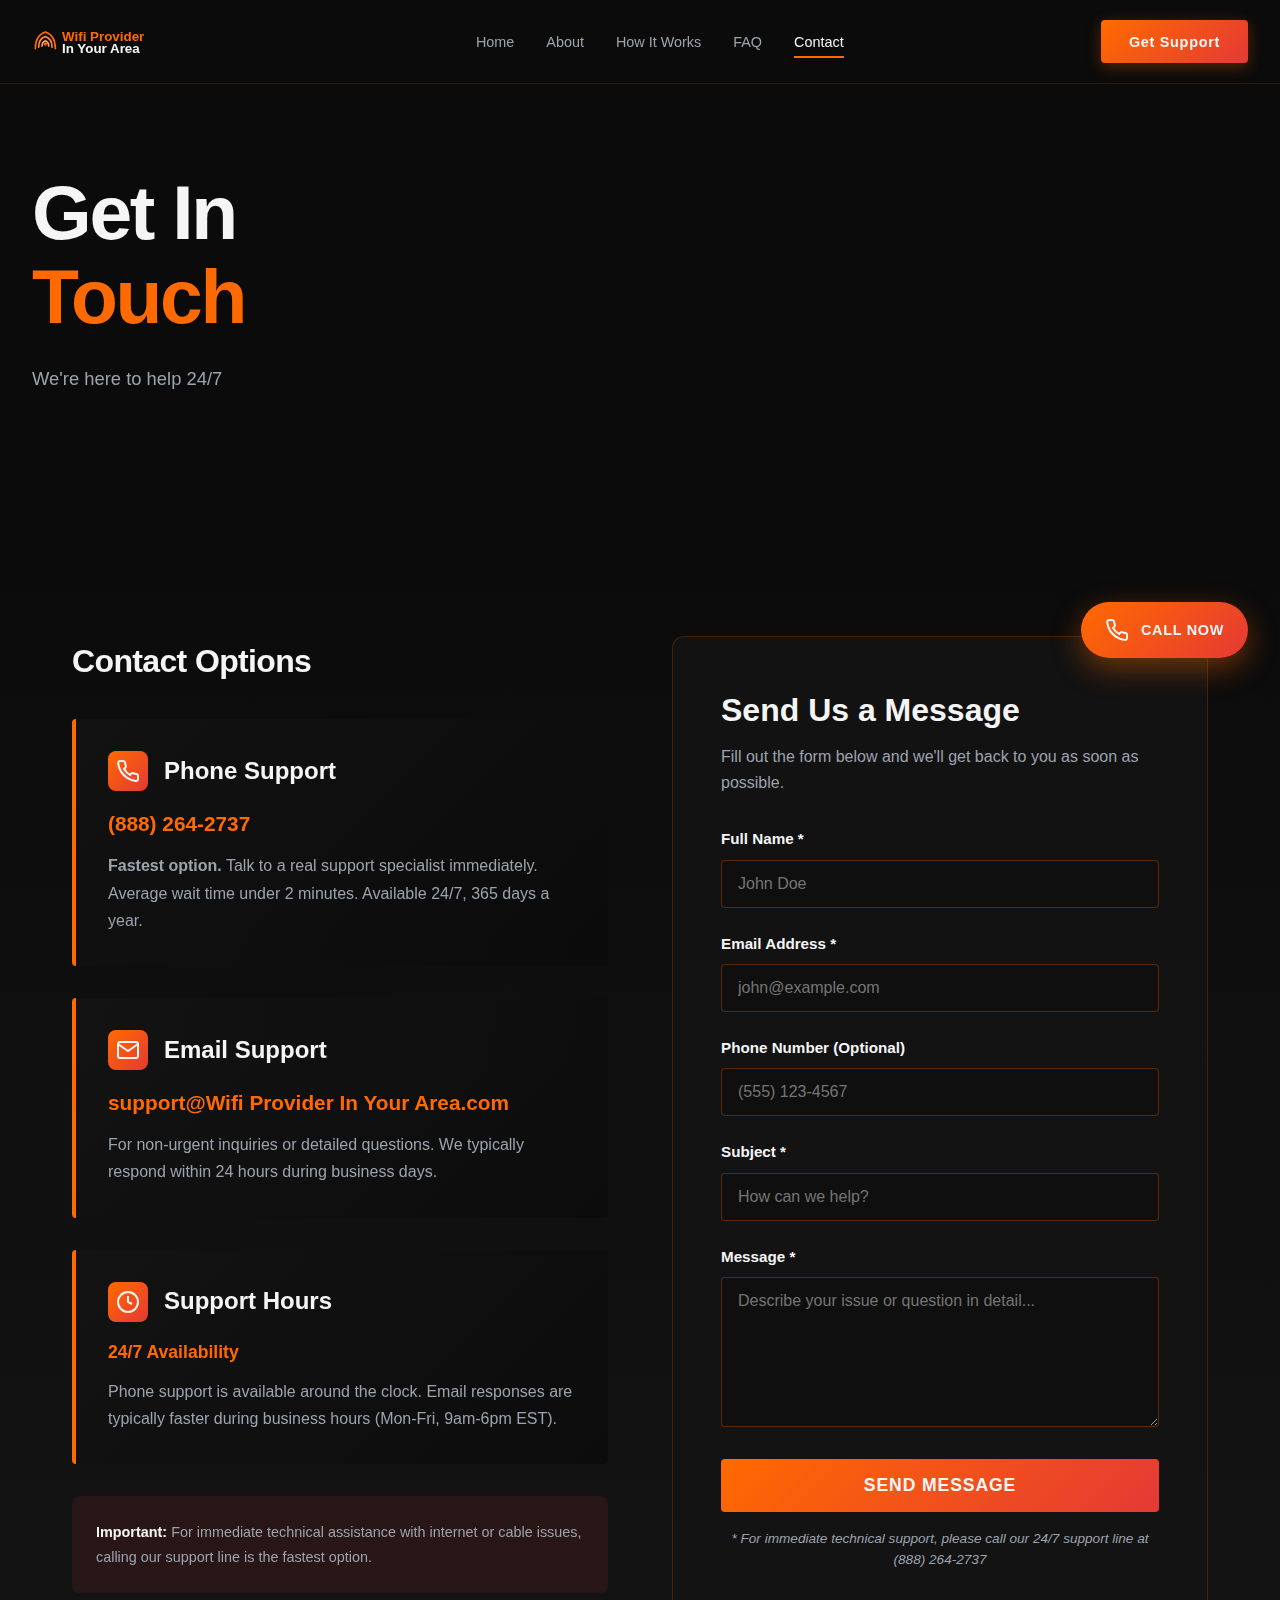
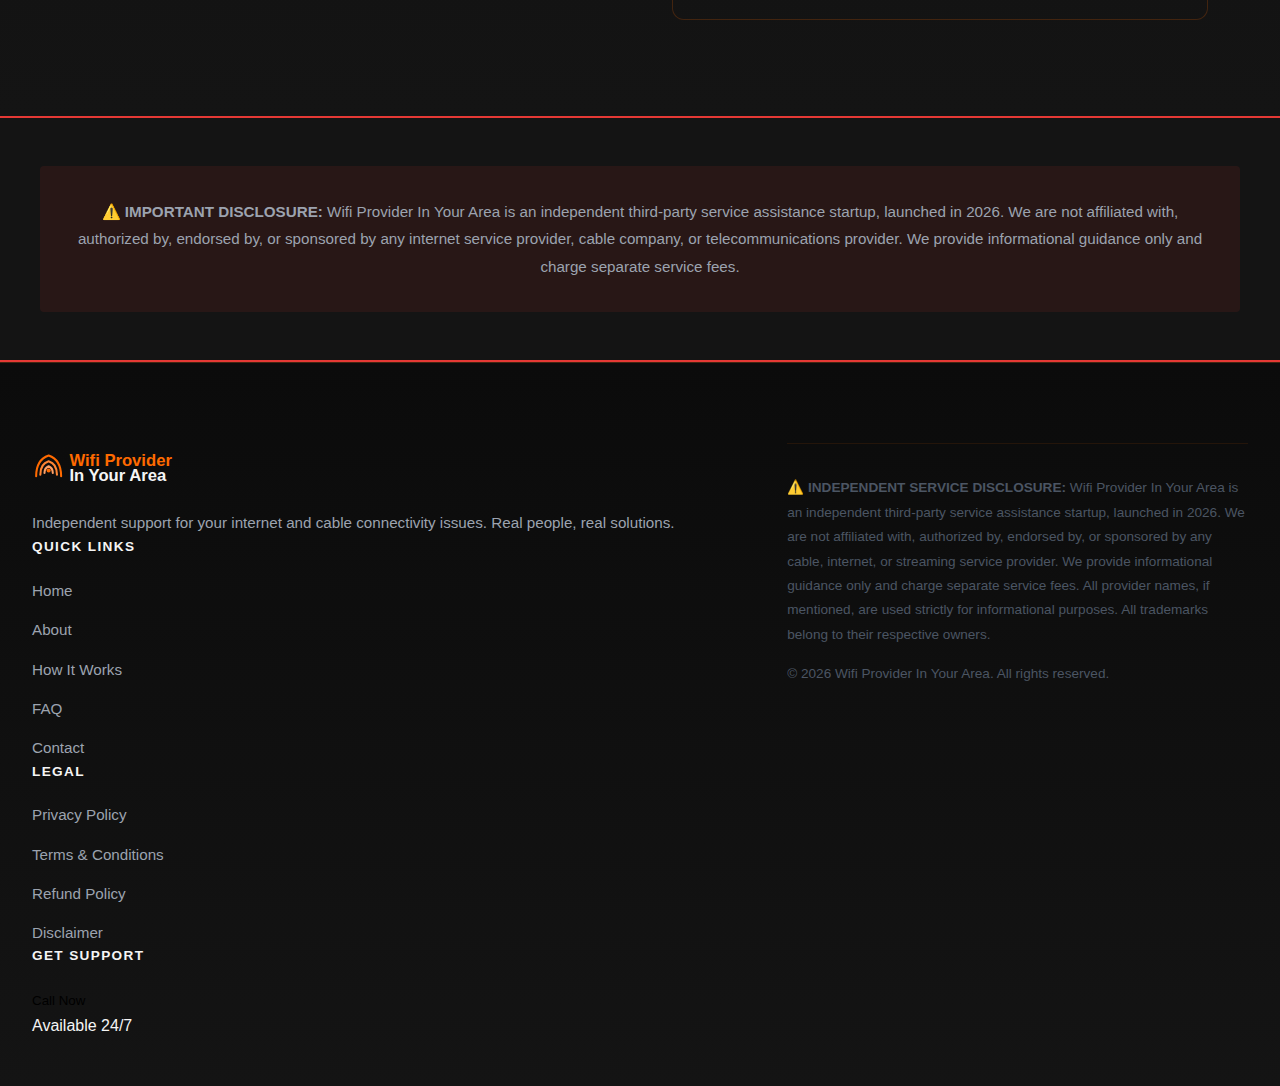
<file: contact.html>
<!DOCTYPE html>
<html lang="en">
<head>
    <meta charset="UTF-8">
    <meta name="viewport" content="width=device-width, initial-scale=1.0">
    <title>Contact Us - Wifi Provider In Your Area | Get in Touch</title>
    <meta name="description" content="Contact Wifi Provider In Your Area for internet and cable support. Available 24/7 for immediate assistance.">
    <link rel="icon" type="image/svg+xml" href="favicon.svg">
    <link rel="icon" type="image/png" sizes="32x32" href="favicon.svg">
    <link rel="stylesheet" href="styles.css">
    <style>
        .contact-container {
            max-width: 1200px;
            margin: 0 auto;
            display: grid;
            grid-template-columns: 1fr 1fr;
            gap: 4rem;
            align-items: start;
        }

        .contact-info-section {
            position: sticky;
            top: 120px;
        }

        .contact-method {
            padding: 2rem;
            background: linear-gradient(135deg, rgba(20, 20, 20, 0.8), rgba(11, 11, 11, 0.8));
            border-left: 4px solid var(--color-orange);
            border-radius: 4px;
            margin-bottom: 2rem;
        }

        .contact-method-title {
            font-size: 1.5rem;
            font-weight: 700;
            margin-bottom: 1rem;
            color: var(--color-white);
            display: flex;
            align-items: center;
            gap: 1rem;
        }

        .contact-method-icon {
            width: 40px;
            height: 40px;
            display: flex;
            align-items: center;
            justify-content: center;
            background: linear-gradient(135deg, var(--color-orange), var(--color-red));
            border-radius: 8px;
            color: var(--color-white);
        }

        .contact-method-value {
            font-size: 1.3rem;
            font-weight: 700;
            color: var(--color-orange);
            margin-bottom: 0.75rem;
            word-break: break-all;
        }

        .contact-method-value a {
            color: var(--color-orange);
        }

        .contact-method-value a:hover {
            color: var(--color-red);
        }

        .contact-method-description {
            font-size: 1rem;
            color: var(--color-grey);
            line-height: 1.7;
        }

        .form-section {
            background-color: rgba(20, 20, 20, 0.8);
            border: 1px solid rgba(255, 106, 0, 0.2);
            border-radius: 12px;
            padding: 3rem;
        }

        .form-title {
            font-size: 2rem;
            font-weight: 700;
            margin-bottom: 0.5rem;
            color: var(--color-white);
        }

        .form-subtitle {
            font-size: 1rem;
            color: var(--color-grey);
            margin-bottom: 2rem;
        }

        .form-group {
            margin-bottom: 1.5rem;
        }

        .form-label {
            display: block;
            font-size: 0.95rem;
            font-weight: 600;
            color: var(--color-white);
            margin-bottom: 0.5rem;
        }

        .form-input,
        .form-textarea {
            width: 100%;
            padding: 0.875rem 1rem;
            background-color: rgba(11, 11, 11, 0.5);
            border: 1px solid rgba(255, 106, 0, 0.3);
            border-radius: 4px;
            color: var(--color-white);
            font-size: 1rem;
            font-family: inherit;
            transition: all 0.3s ease;
        }

        .form-input:focus,
        .form-textarea:focus {
            outline: none;
            border-color: var(--color-orange);
            box-shadow: 0 0 0 3px rgba(255, 106, 0, 0.1);
        }

        .form-textarea {
            resize: vertical;
            min-height: 150px;
        }

        .form-submit {
            width: 100%;
            padding: 1rem 2rem;
            background: linear-gradient(135deg, var(--color-orange), var(--color-red));
            color: var(--color-white);
            font-size: 1.1rem;
            font-weight: 700;
            border: none;
            border-radius: 4px;
            cursor: pointer;
            transition: all 0.3s ease;
            letter-spacing: 0.05em;
        }

        .form-submit:hover {
            transform: translateY(-2px);
            box-shadow: 0 10px 30px rgba(255, 106, 0, 0.4);
        }

        .form-note {
            font-size: 0.85rem;
            color: var(--color-grey);
            margin-top: 1rem;
            text-align: center;
            font-style: italic;
        }

        @media (max-width: 968px) {
            .contact-container {
                grid-template-columns: 1fr;
                gap: 3rem;
            }

            .contact-info-section {
                position: static;
            }

            .form-section {
                padding: 2rem;
            }
        }
    </style>
</head>
<body>
    <!-- Sticky Call Button -->
    <div class="sticky-call-btn">
        <button class="call-icon-btn" onclick="openCallModal()">
            <svg width="24" height="24" viewBox="0 0 24 24" fill="none" stroke="currentColor" stroke-width="2">
                <path d="M22 16.92v3a2 2 0 0 1-2.18 2 19.79 19.79 0 0 1-8.63-3.07 19.5 19.5 0 0 1-6-6 19.79 19.79 0 0 1-3.07-8.67A2 2 0 0 1 4.11 2h3a2 2 0 0 1 2 1.72 12.84 12.84 0 0 0 .7 2.81 2 2 0 0 1-.45 2.11L8.09 9.91a16 16 0 0 0 6 6l1.27-1.27a2 2 0 0 1 2.11-.45 12.84 12.84 0 0 0 2.81.7A2 2 0 0 1 22 16.92z"></path>
            </svg>
            <span>CALL NOW</span>
        </button>
    </div>

    <!-- Navigation -->
    <nav class="nav-bar">
        <div class="nav-container">
            <div class="nav-logo">
                <img src="logo.svg" alt="Wifi Provider In Your Area Logo" style="height: 40px; width: auto;">
            </div>
            <ul class="nav-menu">
                <li><a href="index.html" class="nav-link">Home</a></li>
                <li><a href="about.html" class="nav-link">About</a></li>
                <li><a href="how-it-works.html" class="nav-link">How It Works</a></li>
                <li><a href="faq.html" class="nav-link">FAQ</a></li>
                <li><a href="contact.html" class="nav-link active">Contact</a></li>
            </ul>
            <button class="nav-cta" onclick="openCallModal()">Get Support</button>
            <button class="mobile-menu-toggle" onclick="toggleMobileMenu()">
                <span></span>
                <span></span>
                <span></span>
            </button>
        </div>
    </nav>

    <!-- Page Header -->
    <section class="hero-section" style="min-height: 60vh;">
        <div class="hero-container">
            <div class="hero-content">
                <h1 class="hero-headline">
                    <span class="headline-line">Get In</span>
                    <span class="headline-line">Touch</span>
                </h1>
                <p class="hero-subtext">We're here to help 24/7</p>
            </div>
        </div>
    </section>

    <!-- Contact Section -->
    <section class="assistance-section">
        <div class="contact-container" style="padding: 0 2rem;">
            <!-- Contact Information -->
            <div class="contact-info-section">
                <h2 class="section-heading" style="font-size: 2rem; margin-bottom: 2rem; text-align: left;">Contact Options</h2>
                
                <div class="contact-method">
                    <h3 class="contact-method-title">
                        <div class="contact-method-icon">
                            <svg width="24" height="24" viewBox="0 0 24 24" fill="none" stroke="currentColor" stroke-width="2">
                                <path d="M22 16.92v3a2 2 0 0 1-2.18 2 19.79 19.79 0 0 1-8.63-3.07 19.5 19.5 0 0 1-6-6 19.79 19.79 0 0 1-3.07-8.67A2 2 0 0 1 4.11 2h3a2 2 0 0 1 2 1.72 12.84 12.84 0 0 0 .7 2.81 2 2 0 0 1-.45 2.11L8.09 9.91a16 16 0 0 0 6 6l1.27-1.27a2 2 0 0 1 2.11-.45 12.84 12.84 0 0 0 2.81.7A2 2 0 0 1 22 16.92z"></path>
                            </svg>
                        </div>
                        Phone Support
                    </h3>
                    <div class="contact-method-value">
                        <a href="tel:+18882642737">(888) 264-2737</a>
                    </div>
                    <p class="contact-method-description">
                        <strong>Fastest option.</strong> Talk to a real support specialist immediately. Average wait time under 2 minutes. Available 24/7, 365 days a year.
                    </p>
                </div>

                <div class="contact-method">
                    <h3 class="contact-method-title">
                        <div class="contact-method-icon">
                            <svg width="24" height="24" viewBox="0 0 24 24" fill="none" stroke="currentColor" stroke-width="2">
                                <path d="M4 4h16c1.1 0 2 .9 2 2v12c0 1.1-.9 2-2 2H4c-1.1 0-2-.9-2-2V6c0-1.1.9-2 2-2z"></path>
                                <polyline points="22,6 12,13 2,6"></polyline>
                            </svg>
                        </div>
                        Email Support
                    </h3>
                    <div class="contact-method-value">
                        <a href="mailto:support@Wifi Provider In Your Area.com">support@Wifi Provider In Your Area.com</a>
                    </div>
                    <p class="contact-method-description">
                        For non-urgent inquiries or detailed questions. We typically respond within 24 hours during business days.
                    </p>
                </div>

                <div class="contact-method">
                    <h3 class="contact-method-title">
                        <div class="contact-method-icon">
                            <svg width="24" height="24" viewBox="0 0 24 24" fill="none" stroke="currentColor" stroke-width="2">
                                <circle cx="12" cy="12" r="10"></circle>
                                <polyline points="12 6 12 12 16 14"></polyline>
                            </svg>
                        </div>
                        Support Hours
                    </h3>
                    <div class="contact-method-value" style="font-size: 1.1rem;">
                        24/7 Availability
                    </div>
                    <p class="contact-method-description">
                        Phone support is available around the clock. Email responses are typically faster during business hours (Mon-Fri, 9am-6pm EST).
                    </p>
                </div>

                <div style="padding: 1.5rem; background-color: rgba(229, 57, 53, 0.1); border-radius: 8px;">
                    <p style="font-size: 0.9rem; color: var(--color-grey); line-height: 1.7; margin: 0;">
                        <strong style="color: var(--color-white);">Important:</strong> For immediate technical assistance with internet or cable issues, calling our support line is the fastest option.
                    </p>
                </div>
            </div>

            <!-- Contact Form -->
            <div class="form-section">
                <h2 class="form-title">Send Us a Message</h2>
                <p class="form-subtitle">Fill out the form below and we'll get back to you as soon as possible.</p>
                
                <form id="contactForm">
                    <div class="form-group">
                        <label for="name" class="form-label">Full Name *</label>
                        <input type="text" id="name" name="name" class="form-input" placeholder="John Doe" required>
                    </div>

                    <div class="form-group">
                        <label for="email" class="form-label">Email Address *</label>
                        <input type="email" id="email" name="email" class="form-input" placeholder="john@example.com" required>
                    </div>

                    <div class="form-group">
                        <label for="phone" class="form-label">Phone Number (Optional)</label>
                        <input type="tel" id="phone" name="phone" class="form-input" placeholder="(555) 123-4567">
                    </div>

                    <div class="form-group">
                        <label for="subject" class="form-label">Subject *</label>
                        <input type="text" id="subject" name="subject" class="form-input" placeholder="How can we help?" required>
                    </div>

                    <div class="form-group">
                        <label for="message" class="form-label">Message *</label>
                        <textarea id="message" name="message" class="form-textarea" placeholder="Describe your issue or question in detail..." required></textarea>
                    </div>

                    <button type="submit" class="form-submit">SEND MESSAGE</button>

                    <p class="form-note">
                        * For immediate technical support, please call our 24/7 support line at (888) 264-2737
                    </p>
                </form>
            </div>
        </div>
    </section>

    <!-- Compliance Note -->
    <section class="compliance-section" style="padding: 3rem 2rem;">
        <div class="compliance-container">
            <p class="compliance-disclaimer">
                <strong>⚠️ IMPORTANT DISCLOSURE:</strong> Wifi Provider In Your Area is an independent third-party service assistance startup, launched in 2026. We are not affiliated with, authorized by, endorsed by, or sponsored by any internet service provider, cable company, or telecommunications provider. We provide informational guidance only and charge separate service fees.
            </p>
        </div>
    </section>

    <!-- Footer -->
    <footer class="footer">
        <div class="footer-container">
            <div class="footer-grid">
                <div class="footer-col">
                    <img src="logo.svg" alt="Wifi Provider In Your Area Logo" style="height: 50px; width: auto; margin-bottom: 1rem;">
                    <p class="footer-description">Independent support for your internet and cable connectivity issues. Real people, real solutions.</p>
                </div>
                <div class="footer-col">
                    <h4 class="footer-title">Quick Links</h4>
                    <ul class="footer-links">
                        <li><a href="index.html">Home</a></li>
                        <li><a href="about.html">About</a></li>
                        <li><a href="how-it-works.html">How It Works</a></li>
                        <li><a href="faq.html">FAQ</a></li>
                        <li><a href="contact.html">Contact</a></li>
                    </ul>
                </div>
                <div class="footer-col">
                    <h4 class="footer-title">Legal</h4>
                    <ul class="footer-links">
                        <li><a href="privacy.html">Privacy Policy</a></li>
                        <li><a href="terms.html">Terms & Conditions</a></li>
                        <li><a href="refund.html">Refund Policy</a></li>
                        <li><a href="disclaimer.html">Disclaimer</a></li>
                    </ul>
                </div>
                <div class="footer-col">
                    <h4 class="footer-title">Get Support</h4>
                    <button class="footer-cta" onclick="openCallModal()">Call Now</button>
                    <p class="footer-hours">Available 24/7</p>
                </div>
            </div>
            <div class="footer-bottom">
                <p class="footer-compliance"><strong>⚠️ INDEPENDENT SERVICE DISCLOSURE:</strong> Wifi Provider In Your Area is an independent third-party service assistance startup, launched in 2026. We are not affiliated with, authorized by, endorsed by, or sponsored by any cable, internet, or streaming service provider. We provide informational guidance only and charge separate service fees. All provider names, if mentioned, are used strictly for informational purposes. All trademarks belong to their respective owners.</p>
                <p class="footer-copyright">© 2026 Wifi Provider In Your Area. All rights reserved.</p>
            </div>
        </div>
    </footer>

    <!-- Call Modal -->
    <div id="callModal" class="modal">
        <div class="modal-overlay" onclick="closeCallModal()"></div>
        <div class="modal-content">
            <button class="modal-close" onclick="closeCallModal()">
                <svg width="24" height="24" viewBox="0 0 24 24" fill="none" stroke="currentColor" stroke-width="2">
                    <line x1="18" y1="6" x2="6" y2="18"></line>
                    <line x1="6" y1="6" x2="18" y2="18"></line>
                </svg>
            </button>
            <div class="modal-header">
                <div class="modal-icon">
                    <svg width="48" height="48" viewBox="0 0 24 24" fill="none" stroke="currentColor" stroke-width="2">
                        <path d="M22 16.92v3a2 2 0 0 1-2.18 2 19.79 19.79 0 0 1-8.63-3.07 19.5 19.5 0 0 1-6-6 19.79 19.79 0 0 1-3.07-8.67A2 2 0 0 1 4.11 2h3a2 2 0 0 1 2 1.72 12.84 12.84 0 0 0 .7 2.81 2 2 0 0 1-.45 2.11L8.09 9.91a16 16 0 0 0 6 6l1.27-1.27a2 2 0 0 1 2.11-.45 12.84 12.84 0 0 0 2.81.7A2 2 0 0 1 22 16.92z"></path>
                    </svg>
                </div>
                <h3 class="modal-title">Get Support Now</h3>
                <p class="modal-subtitle">Call to speak with a support specialist</p>
            </div>
            <div class="modal-body">
                <a href="tel:+18882642737" class="modal-phone">(888) 264-2737</a>
                <p class="modal-info">Available 24/7 • Average wait time: Under 2 minutes</p>
                <div class="modal-features">
                    <div class="feature-item">
                        <svg width="20" height="20" viewBox="0 0 24 24" fill="none" stroke="currentColor" stroke-width="2">
                            <polyline points="20 6 9 17 4 12"></polyline>
                        </svg>
                        <span>No automated menus</span>
                    </div>
                    <div class="feature-item">
                        <svg width="20" height="20" viewBox="0 0 24 24" fill="none" stroke="currentColor" stroke-width="2">
                            <polyline points="20 6 9 17 4 12"></polyline>
                        </svg>
                        <span>Real support agents</span>
                    </div>
                    <div class="feature-item">
                        <svg width="20" height="20" viewBox="0 0 24 24" fill="none" stroke="currentColor" stroke-width="2">
                            <polyline points="20 6 9 17 4 12"></polyline>
                        </svg>
                        <span>Fast resolution guidance</span>
                    </div>
                </div>
            </div>
            <div class="modal-footer">
                <p class="modal-disclaimer">Independent third-party assistance • Not affiliated with ISPs</p>
            </div>
        </div>
    </div>

    <!-- Mobile Bottom Sticky Call Bar -->
    <div class="mobile-call-bar">
        <button class="mobile-call-btn" onclick="openCallModal()">
            <svg width="20" height="20" viewBox="0 0 24 24" fill="none" stroke="currentColor" stroke-width="2">
                <path d="M22 16.92v3a2 2 0 0 1-2.18 2 19.79 19.79 0 0 1-8.63-3.07 19.5 19.5 0 0 1-6-6 19.79 19.79 0 0 1-3.07-8.67A2 2 0 0 1 4.11 2h3a2 2 0 0 1 2 1.72 12.84 12.84 0 0 0 .7 2.81 2 2 0 0 1-.45 2.11L8.09 9.91a16 16 0 0 0 6 6l1.27-1.27a2 2 0 0 1 2.11-.45 12.84 12.84 0 0 0 2.81.7A2 2 0 0 1 22 16.92z"></path>
            </svg>
            <span>TAP TO CALL NOW</span>
        </button>
    </div>

    <script src="script.js"></script>
</body>
</html>
</file>
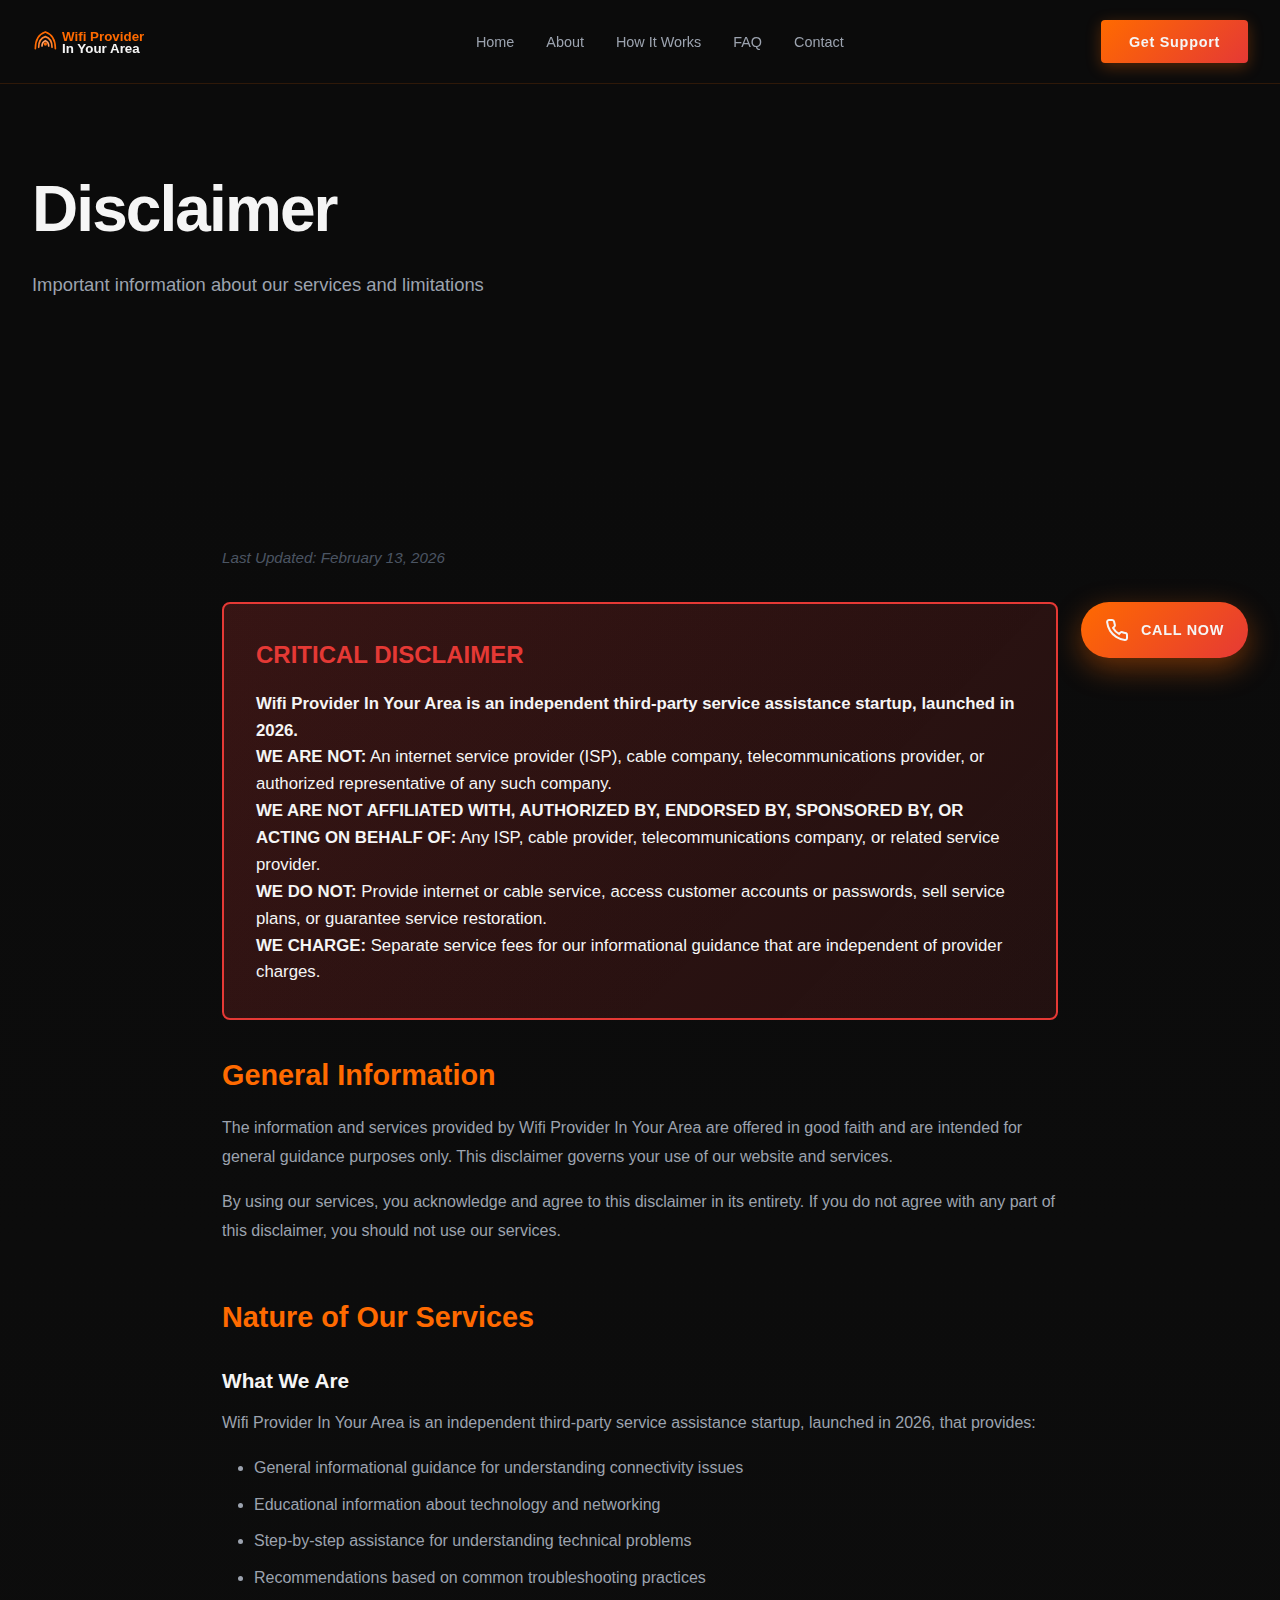
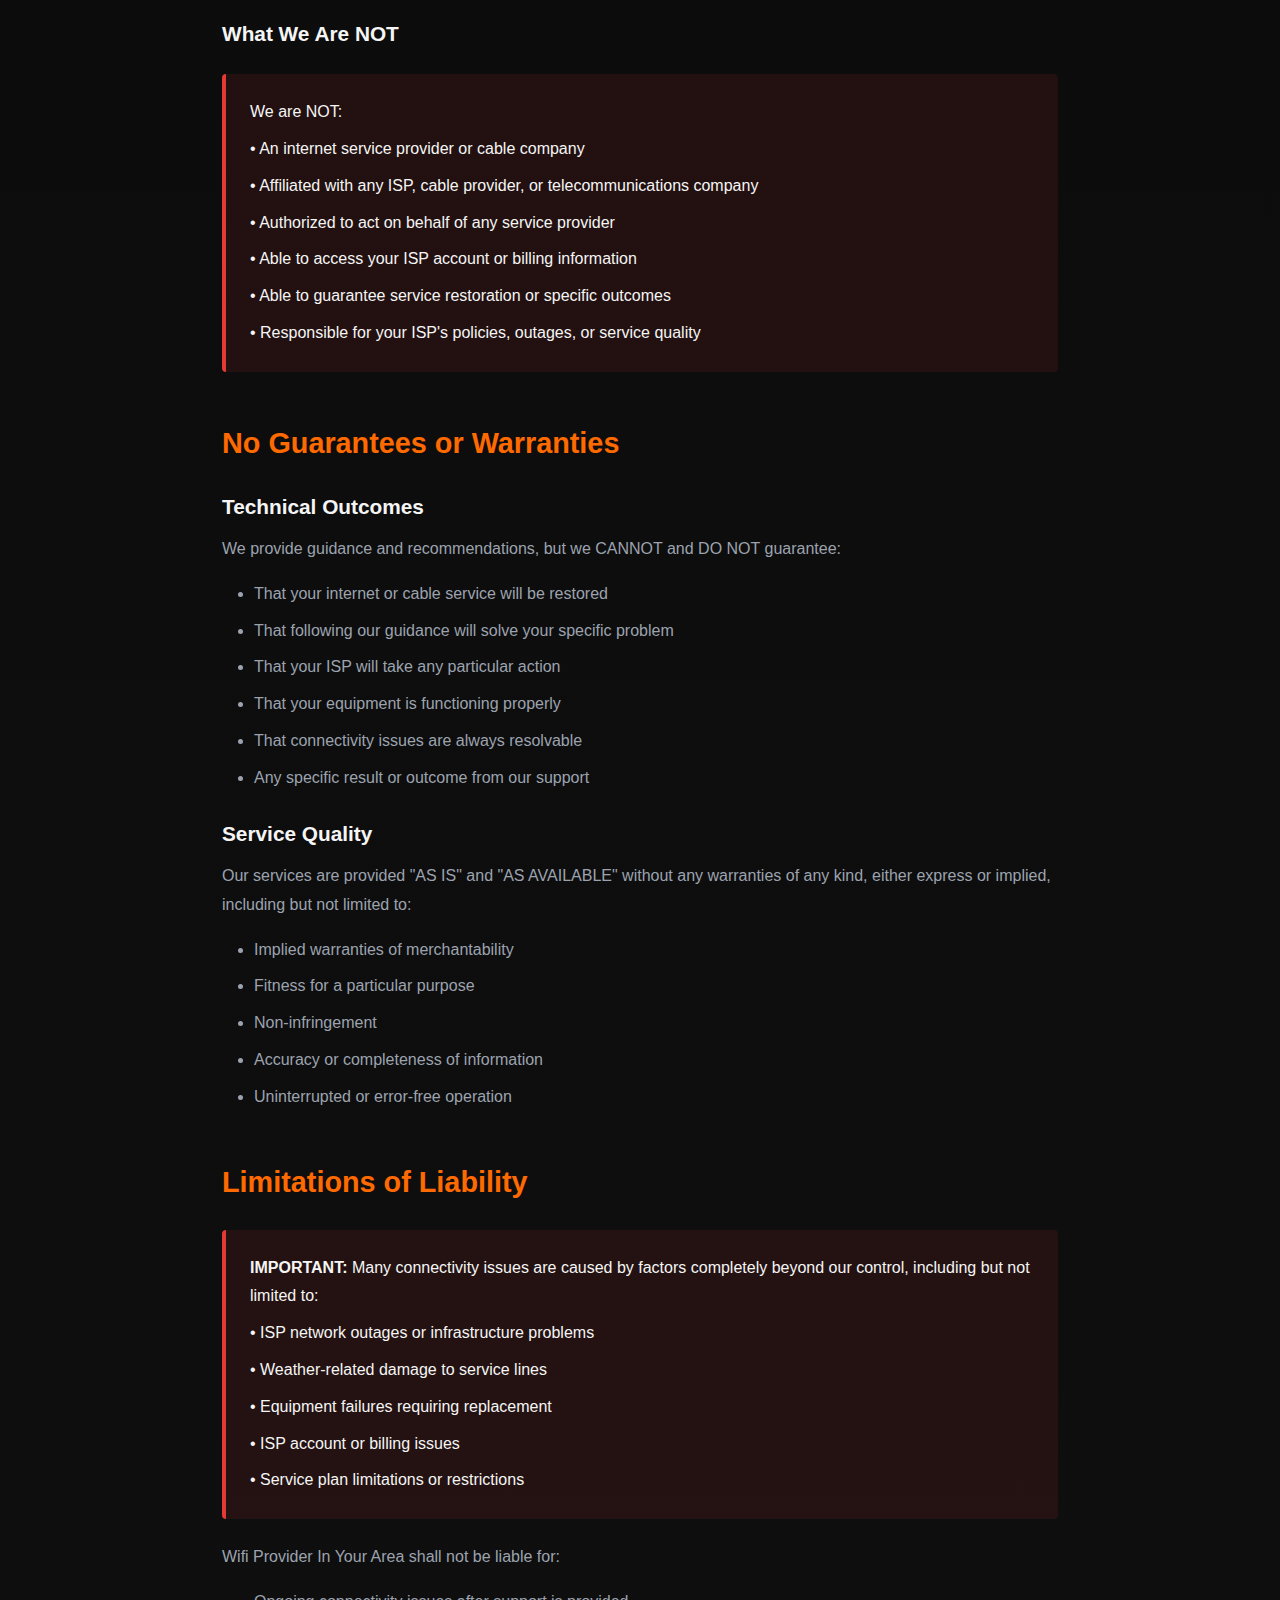
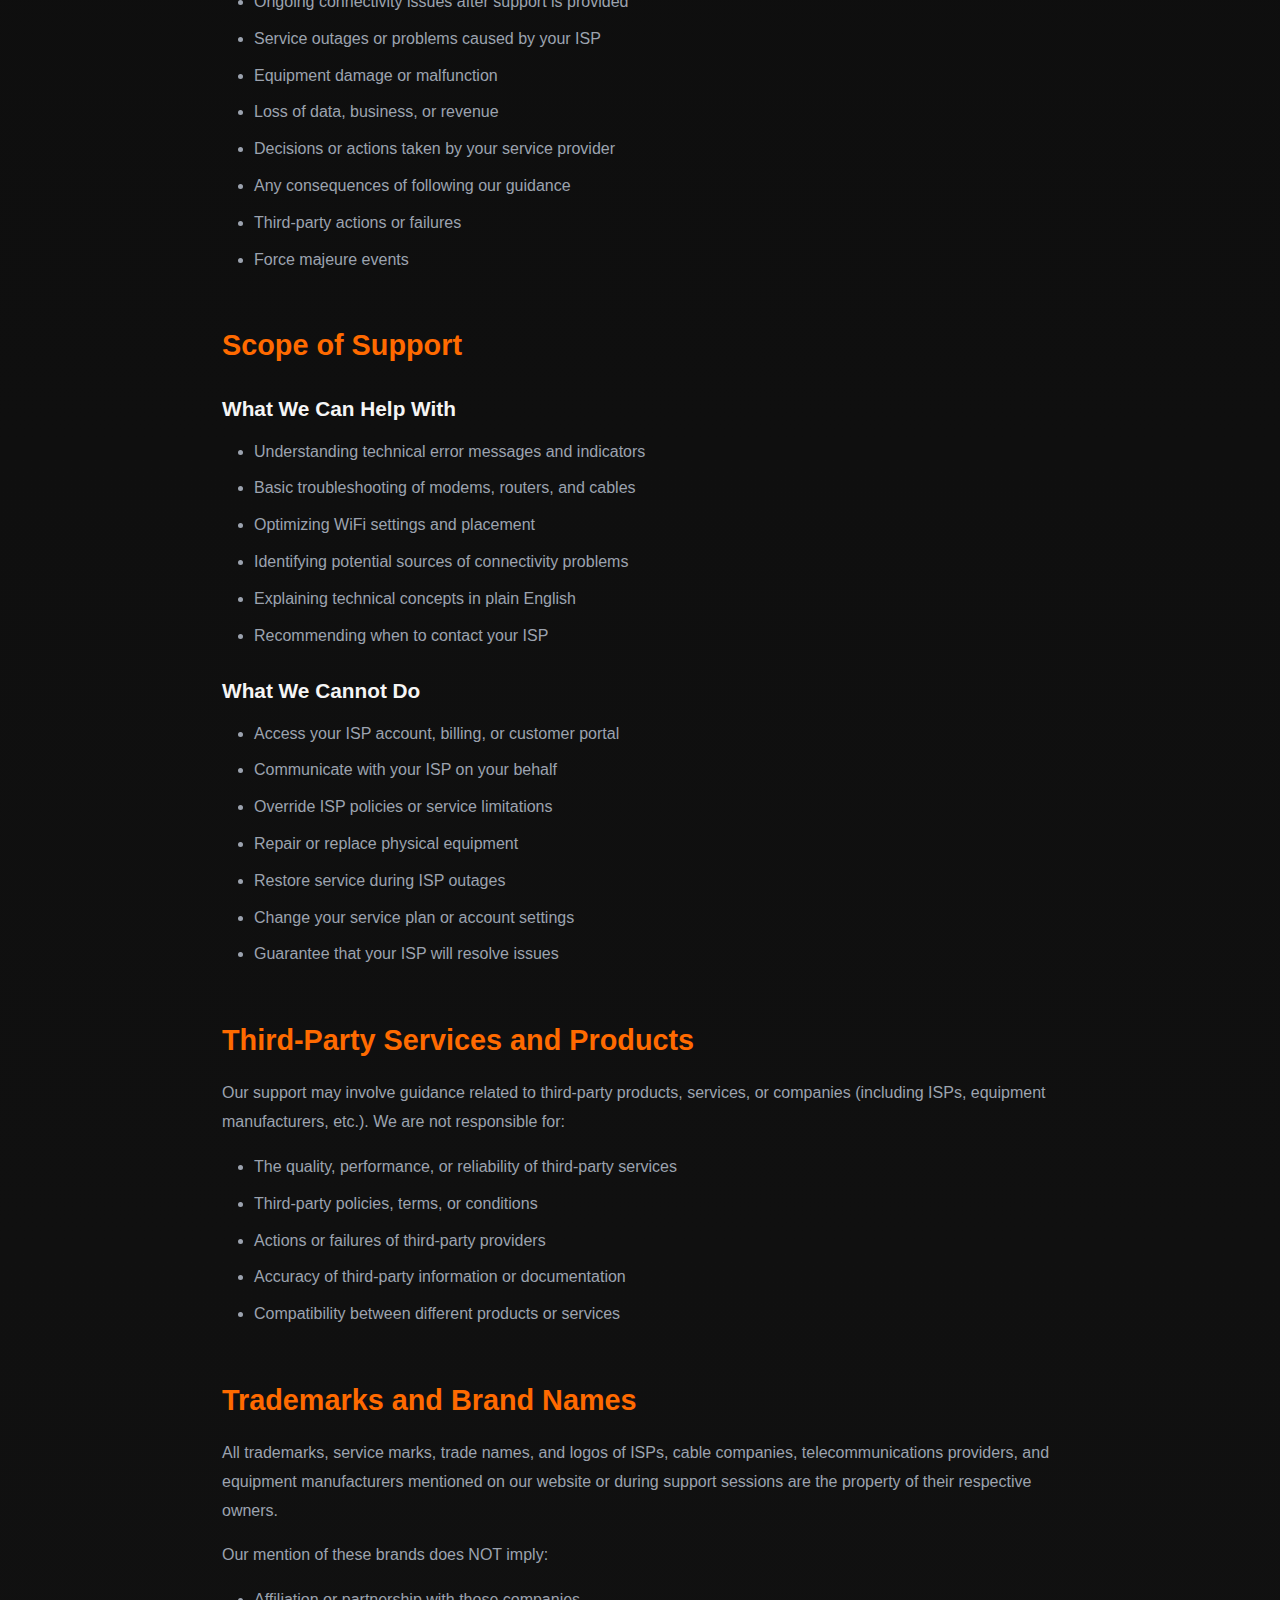
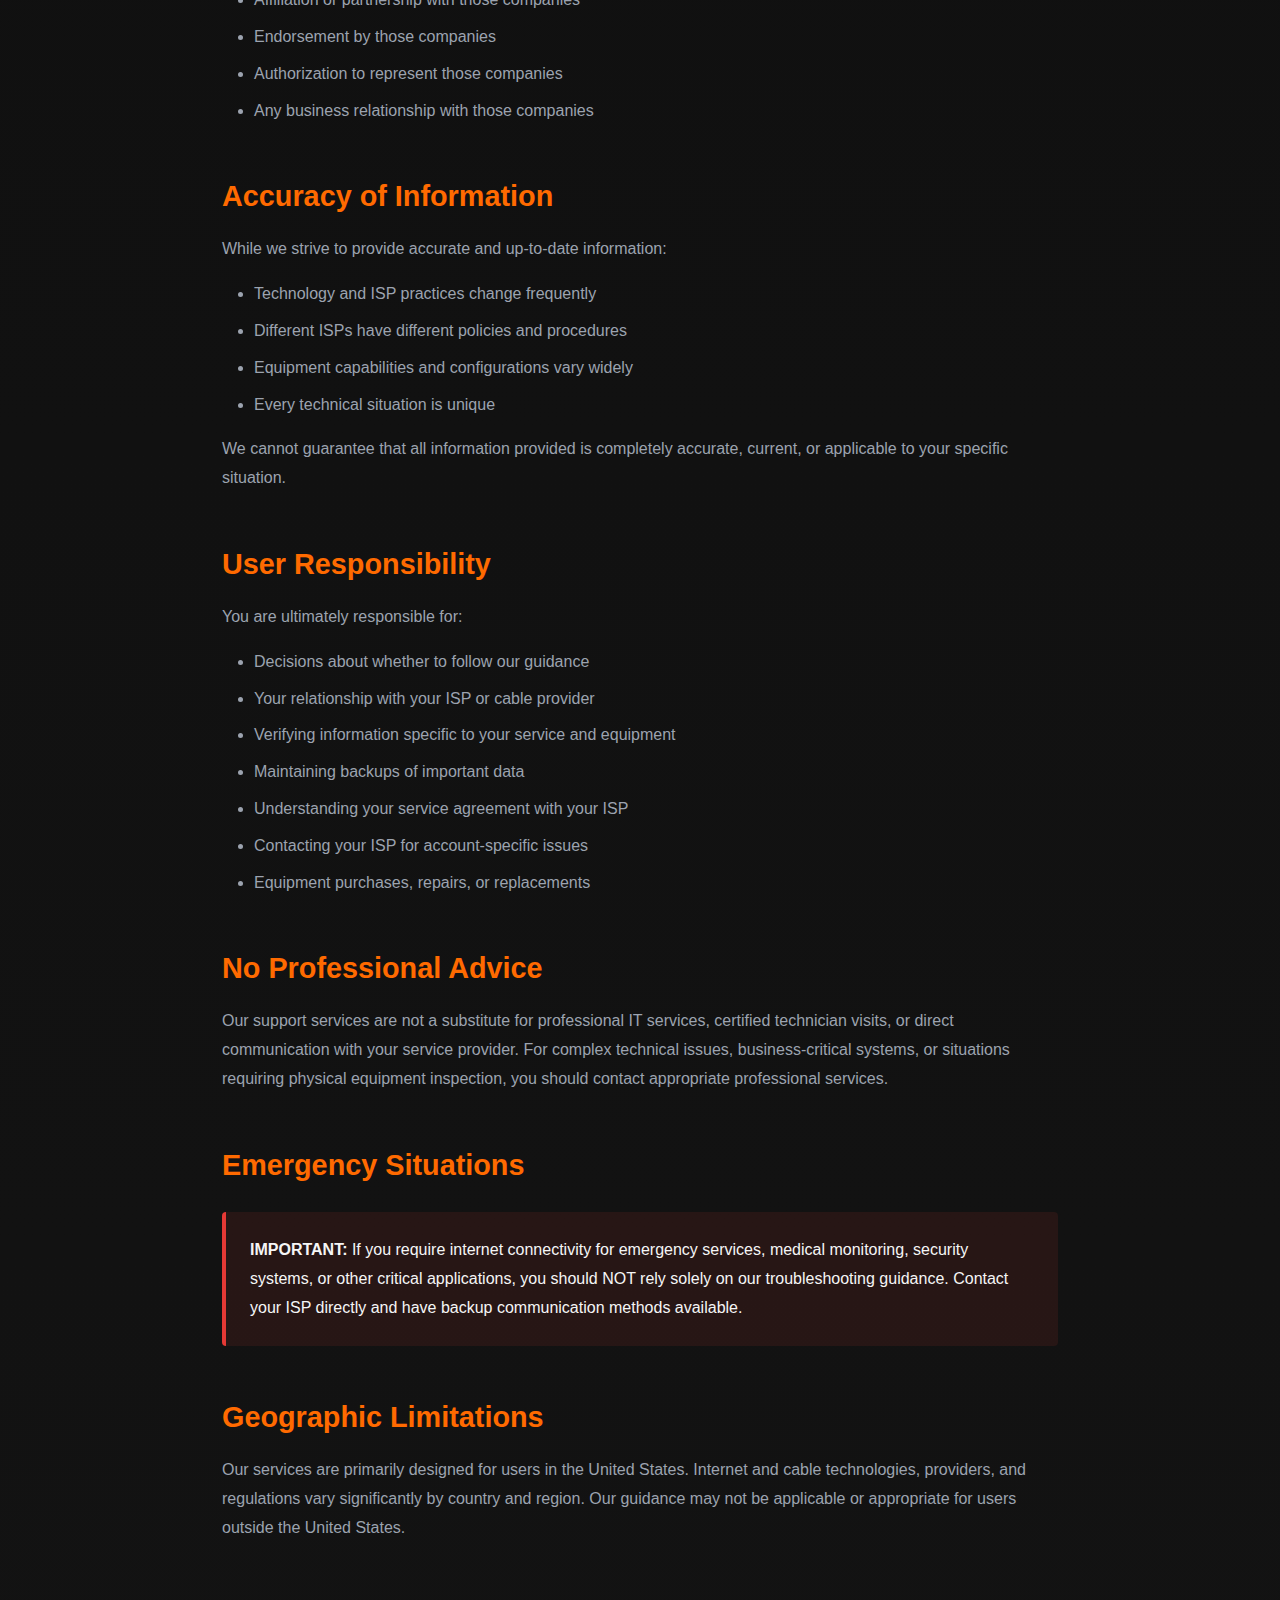
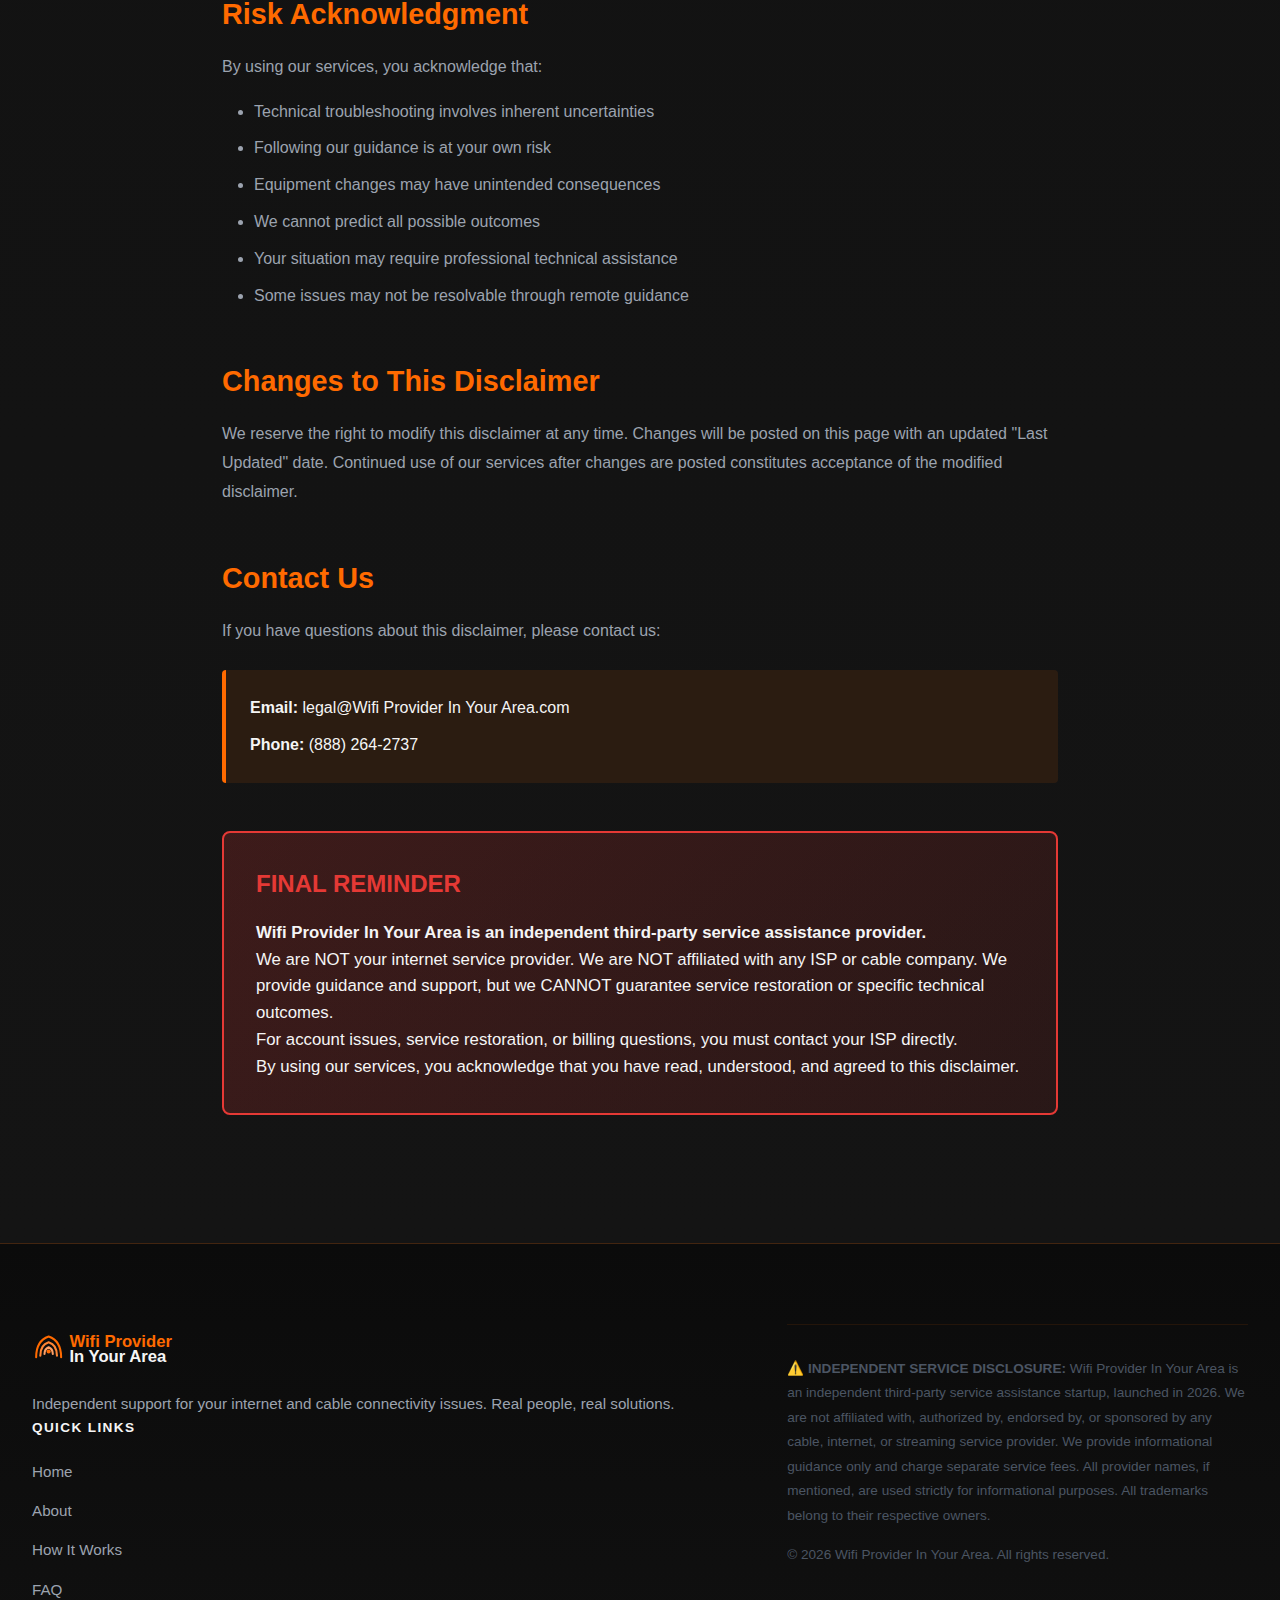
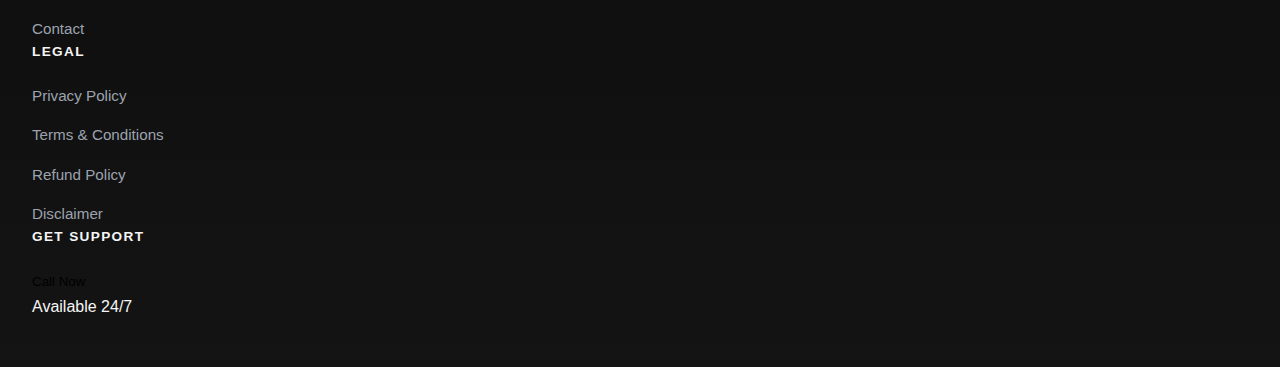
<file: disclaimer.html>
<!DOCTYPE html>
<html lang="en">
<head>
    <meta charset="UTF-8">
    <meta name="viewport" content="width=device-width, initial-scale=1.0">
    <title>Disclaimer - Wifi Provider In Your Area</title>
    <meta name="description" content="Important disclaimers about Wifi Provider In Your Area's independent support services.">
    <link rel="icon" type="image/svg+xml" href="favicon.svg">
    <link rel="icon" type="image/png" sizes="32x32" href="favicon.svg">
    <link rel="stylesheet" href="styles.css">
    <style>
        .legal-content {
            max-width: 900px;
            margin: 0 auto;
            padding: 0 2rem;
        }

        .legal-section {
            margin-bottom: 3rem;
        }

        .legal-section h2 {
            font-size: 1.8rem;
            font-weight: 700;
            color: var(--color-orange);
            margin-bottom: 1rem;
        }

        .legal-section h3 {
            font-size: 1.3rem;
            font-weight: 600;
            color: var(--color-white);
            margin-top: 1.5rem;
            margin-bottom: 0.75rem;
        }

        .legal-section p {
            font-size: 1rem;
            color: var(--color-grey);
            line-height: 1.8;
            margin-bottom: 1rem;
        }

        .legal-section ul {
            list-style-type: disc;
            margin-left: 2rem;
            margin-bottom: 1rem;
        }

        .legal-section li {
            font-size: 1rem;
            color: var(--color-grey);
            line-height: 1.8;
            margin-bottom: 0.5rem;
        }

        .last-updated {
            font-size: 0.95rem;
            color: var(--color-grey-dark);
            font-style: italic;
            margin-bottom: 2rem;
        }

        .highlight-box {
            padding: 1.5rem;
            background-color: rgba(255, 106, 0, 0.1);
            border-left: 4px solid var(--color-orange);
            border-radius: 4px;
            margin: 1.5rem 0;
        }

        .highlight-box p {
            margin-bottom: 0.5rem;
            color: var(--color-white);
        }

        .highlight-box p:last-child {
            margin-bottom: 0;
        }

        .warning-box {
            padding: 1.5rem;
            background-color: rgba(229, 57, 53, 0.1);
            border-left: 4px solid var(--color-red);
            border-radius: 4px;
            margin: 1.5rem 0;
        }

        .warning-box p {
            margin-bottom: 0.5rem;
            color: var(--color-white);
        }

        .warning-box p:last-child {
            margin-bottom: 0;
        }

        .critical-box {
            padding: 2rem;
            background: linear-gradient(135deg, rgba(229, 57, 53, 0.2), rgba(229, 57, 53, 0.1));
            border: 2px solid var(--color-red);
            border-radius: 8px;
            margin: 2rem 0;
        }

        .critical-box h3 {
            color: var(--color-red);
            font-size: 1.5rem;
            margin-bottom: 1rem;
        }

        .critical-box p {
            color: var(--color-white);
            font-size: 1.05rem;
        }
    </style>
</head>
<body>
    <!-- Sticky Call Button -->
    <div class="sticky-call-btn">
        <button class="call-icon-btn" onclick="openCallModal()">
            <svg width="24" height="24" viewBox="0 0 24 24" fill="none" stroke="currentColor" stroke-width="2">
                <path d="M22 16.92v3a2 2 0 0 1-2.18 2 19.79 19.79 0 0 1-8.63-3.07 19.5 19.5 0 0 1-6-6 19.79 19.79 0 0 1-3.07-8.67A2 2 0 0 1 4.11 2h3a2 2 0 0 1 2 1.72 12.84 12.84 0 0 0 .7 2.81 2 2 0 0 1-.45 2.11L8.09 9.91a16 16 0 0 0 6 6l1.27-1.27a2 2 0 0 1 2.11-.45 12.84 12.84 0 0 0 2.81.7A2 2 0 0 1 22 16.92z"></path>
            </svg>
            <span>CALL NOW</span>
        </button>
    </div>

    <!-- Navigation -->
    <nav class="nav-bar">
        <div class="nav-container">
            <div class="nav-logo">
                <img src="logo.svg" alt="Wifi Provider In Your Area Logo" style="height: 40px; width: auto;">
            </div>
            <ul class="nav-menu">
                <li><a href="index.html" class="nav-link">Home</a></li>
                <li><a href="about.html" class="nav-link">About</a></li>
                <li><a href="how-it-works.html" class="nav-link">How It Works</a></li>
                <li><a href="faq.html" class="nav-link">FAQ</a></li>
                <li><a href="contact.html" class="nav-link">Contact</a></li>
            </ul>
            <button class="nav-cta" onclick="openCallModal()">Get Support</button>
            <button class="mobile-menu-toggle" onclick="toggleMobileMenu()">
                <span></span>
                <span></span>
                <span></span>
            </button>
        </div>
    </nav>

    <!-- Page Header -->
    <section class="hero-section" style="min-height: 50vh;">
        <div class="hero-container">
            <div class="hero-content">
                <h1 class="hero-headline" style="font-size: clamp(2.5rem, 6vw, 4rem);">
                    <span class="headline-line">Disclaimer</span>
                </h1>
                <p class="hero-subtext">Important information about our services and limitations</p>
            </div>
        </div>
    </section>

    <!-- Legal Content -->
    <section class="assistance-section">
        <div class="legal-content">
            <p class="last-updated">Last Updated: February 13, 2026</p>

            <div class="critical-box">
                <h3>CRITICAL DISCLAIMER</h3>
                <p><strong>Wifi Provider In Your Area is an independent third-party service assistance startup, launched in 2026.</strong></p>
                <p><strong>WE ARE NOT:</strong> An internet service provider (ISP), cable company, telecommunications provider, or authorized representative of any such company.</p>
                <p><strong>WE ARE NOT AFFILIATED WITH, AUTHORIZED BY, ENDORSED BY, SPONSORED BY, OR ACTING ON BEHALF OF:</strong> Any ISP, cable provider, telecommunications company, or related service provider.</p>
                <p><strong>WE DO NOT:</strong> Provide internet or cable service, access customer accounts or passwords, sell service plans, or guarantee service restoration.</p>
                <p><strong>WE CHARGE:</strong> Separate service fees for our informational guidance that are independent of provider charges.</p>
            </div>

            <div class="legal-section">
                <h2>General Information</h2>
                <p>The information and services provided by Wifi Provider In Your Area are offered in good faith and are intended for general guidance purposes only. This disclaimer governs your use of our website and services.</p>
                <p>By using our services, you acknowledge and agree to this disclaimer in its entirety. If you do not agree with any part of this disclaimer, you should not use our services.</p>
            </div>

            <div class="legal-section">
                <h2>Nature of Our Services</h2>
                
                <h3>What We Are</h3>
                <p>Wifi Provider In Your Area is an independent third-party service assistance startup, launched in 2026, that provides:</p>
                <ul>
                    <li>General informational guidance for understanding connectivity issues</li>
                    <li>Educational information about technology and networking</li>
                    <li>Step-by-step assistance for understanding technical problems</li>
                    <li>Recommendations based on common troubleshooting practices</li>
                </ul>

                <h3>What We Are NOT</h3>
                <div class="warning-box">
                    <p>We are NOT:</p>
                    <p>• An internet service provider or cable company</p>
                    <p>• Affiliated with any ISP, cable provider, or telecommunications company</p>
                    <p>• Authorized to act on behalf of any service provider</p>
                    <p>• Able to access your ISP account or billing information</p>
                    <p>• Able to guarantee service restoration or specific outcomes</p>
                    <p>• Responsible for your ISP's policies, outages, or service quality</p>
                </div>
            </div>

            <div class="legal-section">
                <h2>No Guarantees or Warranties</h2>
                
                <h3>Technical Outcomes</h3>
                <p>We provide guidance and recommendations, but we CANNOT and DO NOT guarantee:</p>
                <ul>
                    <li>That your internet or cable service will be restored</li>
                    <li>That following our guidance will solve your specific problem</li>
                    <li>That your ISP will take any particular action</li>
                    <li>That your equipment is functioning properly</li>
                    <li>That connectivity issues are always resolvable</li>
                    <li>Any specific result or outcome from our support</li>
                </ul>

                <h3>Service Quality</h3>
                <p>Our services are provided "AS IS" and "AS AVAILABLE" without any warranties of any kind, either express or implied, including but not limited to:</p>
                <ul>
                    <li>Implied warranties of merchantability</li>
                    <li>Fitness for a particular purpose</li>
                    <li>Non-infringement</li>
                    <li>Accuracy or completeness of information</li>
                    <li>Uninterrupted or error-free operation</li>
                </ul>
            </div>

            <div class="legal-section">
                <h2>Limitations of Liability</h2>
                
                <div class="warning-box">
                    <p><strong>IMPORTANT:</strong> Many connectivity issues are caused by factors completely beyond our control, including but not limited to:</p>
                    <p>• ISP network outages or infrastructure problems</p>
                    <p>• Weather-related damage to service lines</p>
                    <p>• Equipment failures requiring replacement</p>
                    <p>• ISP account or billing issues</p>
                    <p>• Service plan limitations or restrictions</p>
                </div>

                <p>Wifi Provider In Your Area shall not be liable for:</p>
                <ul>
                    <li>Ongoing connectivity issues after support is provided</li>
                    <li>Service outages or problems caused by your ISP</li>
                    <li>Equipment damage or malfunction</li>
                    <li>Loss of data, business, or revenue</li>
                    <li>Decisions or actions taken by your service provider</li>
                    <li>Any consequences of following our guidance</li>
                    <li>Third-party actions or failures</li>
                    <li>Force majeure events</li>
                </ul>
            </div>

            <div class="legal-section">
                <h2>Scope of Support</h2>
                
                <h3>What We Can Help With</h3>
                <ul>
                    <li>Understanding technical error messages and indicators</li>
                    <li>Basic troubleshooting of modems, routers, and cables</li>
                    <li>Optimizing WiFi settings and placement</li>
                    <li>Identifying potential sources of connectivity problems</li>
                    <li>Explaining technical concepts in plain English</li>
                    <li>Recommending when to contact your ISP</li>
                </ul>

                <h3>What We Cannot Do</h3>
                <ul>
                    <li>Access your ISP account, billing, or customer portal</li>
                    <li>Communicate with your ISP on your behalf</li>
                    <li>Override ISP policies or service limitations</li>
                    <li>Repair or replace physical equipment</li>
                    <li>Restore service during ISP outages</li>
                    <li>Change your service plan or account settings</li>
                    <li>Guarantee that your ISP will resolve issues</li>
                </ul>
            </div>

            <div class="legal-section">
                <h2>Third-Party Services and Products</h2>
                <p>Our support may involve guidance related to third-party products, services, or companies (including ISPs, equipment manufacturers, etc.). We are not responsible for:</p>
                <ul>
                    <li>The quality, performance, or reliability of third-party services</li>
                    <li>Third-party policies, terms, or conditions</li>
                    <li>Actions or failures of third-party providers</li>
                    <li>Accuracy of third-party information or documentation</li>
                    <li>Compatibility between different products or services</li>
                </ul>
            </div>

            <div class="legal-section">
                <h2>Trademarks and Brand Names</h2>
                <p>All trademarks, service marks, trade names, and logos of ISPs, cable companies, telecommunications providers, and equipment manufacturers mentioned on our website or during support sessions are the property of their respective owners.</p>
                <p>Our mention of these brands does NOT imply:</p>
                <ul>
                    <li>Affiliation or partnership with those companies</li>
                    <li>Endorsement by those companies</li>
                    <li>Authorization to represent those companies</li>
                    <li>Any business relationship with those companies</li>
                </ul>
            </div>

            <div class="legal-section">
                <h2>Accuracy of Information</h2>
                <p>While we strive to provide accurate and up-to-date information:</p>
                <ul>
                    <li>Technology and ISP practices change frequently</li>
                    <li>Different ISPs have different policies and procedures</li>
                    <li>Equipment capabilities and configurations vary widely</li>
                    <li>Every technical situation is unique</li>
                </ul>
                <p>We cannot guarantee that all information provided is completely accurate, current, or applicable to your specific situation.</p>
            </div>

            <div class="legal-section">
                <h2>User Responsibility</h2>
                <p>You are ultimately responsible for:</p>
                <ul>
                    <li>Decisions about whether to follow our guidance</li>
                    <li>Your relationship with your ISP or cable provider</li>
                    <li>Verifying information specific to your service and equipment</li>
                    <li>Maintaining backups of important data</li>
                    <li>Understanding your service agreement with your ISP</li>
                    <li>Contacting your ISP for account-specific issues</li>
                    <li>Equipment purchases, repairs, or replacements</li>
                </ul>
            </div>

            <div class="legal-section">
                <h2>No Professional Advice</h2>
                <p>Our support services are not a substitute for professional IT services, certified technician visits, or direct communication with your service provider. For complex technical issues, business-critical systems, or situations requiring physical equipment inspection, you should contact appropriate professional services.</p>
            </div>

            <div class="legal-section">
                <h2>Emergency Situations</h2>
                <div class="warning-box">
                    <p><strong>IMPORTANT:</strong> If you require internet connectivity for emergency services, medical monitoring, security systems, or other critical applications, you should NOT rely solely on our troubleshooting guidance. Contact your ISP directly and have backup communication methods available.</p>
                </div>
            </div>

            <div class="legal-section">
                <h2>Geographic Limitations</h2>
                <p>Our services are primarily designed for users in the United States. Internet and cable technologies, providers, and regulations vary significantly by country and region. Our guidance may not be applicable or appropriate for users outside the United States.</p>
            </div>

            <div class="legal-section">
                <h2>Risk Acknowledgment</h2>
                <p>By using our services, you acknowledge that:</p>
                <ul>
                    <li>Technical troubleshooting involves inherent uncertainties</li>
                    <li>Following our guidance is at your own risk</li>
                    <li>Equipment changes may have unintended consequences</li>
                    <li>We cannot predict all possible outcomes</li>
                    <li>Your situation may require professional technical assistance</li>
                    <li>Some issues may not be resolvable through remote guidance</li>
                </ul>
            </div>

            <div class="legal-section">
                <h2>Changes to This Disclaimer</h2>
                <p>We reserve the right to modify this disclaimer at any time. Changes will be posted on this page with an updated "Last Updated" date. Continued use of our services after changes are posted constitutes acceptance of the modified disclaimer.</p>
            </div>

            <div class="legal-section">
                <h2>Contact Us</h2>
                <p>If you have questions about this disclaimer, please contact us:</p>
                <div class="highlight-box">
                    <p><strong>Email:</strong> legal@Wifi Provider In Your Area.com</p>
                    <p><strong>Phone:</strong> (888) 264-2737</p>
                </div>
            </div>

            <div class="critical-box" style="margin-top: 3rem;">
                <h3>FINAL REMINDER</h3>
                <p><strong>Wifi Provider In Your Area is an independent third-party service assistance provider.</strong></p>
                <p>We are NOT your internet service provider. We are NOT affiliated with any ISP or cable company. We provide guidance and support, but we CANNOT guarantee service restoration or specific technical outcomes.</p>
                <p>For account issues, service restoration, or billing questions, you must contact your ISP directly.</p>
                <p>By using our services, you acknowledge that you have read, understood, and agreed to this disclaimer.</p>
            </div>
        </div>
    </section>

    <!-- Footer -->
    <footer class="footer">
        <div class="footer-container">
            <div class="footer-grid">
                <div class="footer-col">
                    <img src="logo.svg" alt="Wifi Provider In Your Area Logo" style="height: 50px; width: auto; margin-bottom: 1rem;">
                    <p class="footer-description">Independent support for your internet and cable connectivity issues. Real people, real solutions.</p>
                </div>
                <div class="footer-col">
                    <h4 class="footer-title">Quick Links</h4>
                    <ul class="footer-links">
                        <li><a href="index.html">Home</a></li>
                        <li><a href="about.html">About</a></li>
                        <li><a href="how-it-works.html">How It Works</a></li>
                        <li><a href="faq.html">FAQ</a></li>
                        <li><a href="contact.html">Contact</a></li>
                    </ul>
                </div>
                <div class="footer-col">
                    <h4 class="footer-title">Legal</h4>
                    <ul class="footer-links">
                        <li><a href="privacy.html">Privacy Policy</a></li>
                        <li><a href="terms.html">Terms & Conditions</a></li>
                        <li><a href="refund.html">Refund Policy</a></li>
                        <li><a href="disclaimer.html">Disclaimer</a></li>
                    </ul>
                </div>
                <div class="footer-col">
                    <h4 class="footer-title">Get Support</h4>
                    <button class="footer-cta" onclick="openCallModal()">Call Now</button>
                    <p class="footer-hours">Available 24/7</p>
                </div>
            </div>
            <div class="footer-bottom">
                <p class="footer-compliance"><strong>⚠️ INDEPENDENT SERVICE DISCLOSURE:</strong> Wifi Provider In Your Area is an independent third-party service assistance startup, launched in 2026. We are not affiliated with, authorized by, endorsed by, or sponsored by any cable, internet, or streaming service provider. We provide informational guidance only and charge separate service fees. All provider names, if mentioned, are used strictly for informational purposes. All trademarks belong to their respective owners.</p>
                <p class="footer-copyright">© 2026 Wifi Provider In Your Area. All rights reserved.</p>
            </div>
        </div>
    </footer>

    <!-- Call Modal -->
    <div id="callModal" class="modal">
        <div class="modal-overlay" onclick="closeCallModal()"></div>
        <div class="modal-content">
            <button class="modal-close" onclick="closeCallModal()">
                <svg width="24" height="24" viewBox="0 0 24 24" fill="none" stroke="currentColor" stroke-width="2">
                    <line x1="18" y1="6" x2="6" y2="18"></line>
                    <line x1="6" y1="6" x2="18" y2="18"></line>
                </svg>
            </button>
            <div class="modal-header">
                <div class="modal-icon">
                    <svg width="48" height="48" viewBox="0 0 24 24" fill="none" stroke="currentColor" stroke-width="2">
                        <path d="M22 16.92v3a2 2 0 0 1-2.18 2 19.79 19.79 0 0 1-8.63-3.07 19.5 19.5 0 0 1-6-6 19.79 19.79 0 0 1-3.07-8.67A2 2 0 0 1 4.11 2h3a2 2 0 0 1 2 1.72 12.84 12.84 0 0 0 .7 2.81 2 2 0 0 1-.45 2.11L8.09 9.91a16 16 0 0 0 6 6l1.27-1.27a2 2 0 0 1 2.11-.45 12.84 12.84 0 0 0 2.81.7A2 2 0 0 1 22 16.92z"></path>
                    </svg>
                </div>
                <h3 class="modal-title">Get Support Now</h3>
                <p class="modal-subtitle">Call to speak with a support specialist</p>
            </div>
            <div class="modal-body">
                <a href="tel:+18882642737" class="modal-phone">(888) 264-2737</a>
                <p class="modal-info">Available 24/7 • Average wait time: Under 2 minutes</p>
                <div class="modal-features">
                    <div class="feature-item">
                        <svg width="20" height="20" viewBox="0 0 24 24" fill="none" stroke="currentColor" stroke-width="2">
                            <polyline points="20 6 9 17 4 12"></polyline>
                        </svg>
                        <span>No automated menus</span>
                    </div>
                    <div class="feature-item">
                        <svg width="20" height="20" viewBox="0 0 24 24" fill="none" stroke="currentColor" stroke-width="2">
                            <polyline points="20 6 9 17 4 12"></polyline>
                        </svg>
                        <span>Real support agents</span>
                    </div>
                    <div class="feature-item">
                        <svg width="20" height="20" viewBox="0 0 24 24" fill="none" stroke="currentColor" stroke-width="2">
                            <polyline points="20 6 9 17 4 12"></polyline>
                        </svg>
                        <span>Fast resolution guidance</span>
                    </div>
                </div>
            </div>
            <div class="modal-footer">
                <p class="modal-disclaimer">Independent third-party assistance • Not affiliated with ISPs</p>
            </div>
        </div>
    </div>

    <!-- Mobile Bottom Sticky Call Bar -->
    <div class="mobile-call-bar">
        <button class="mobile-call-btn" onclick="openCallModal()">
            <svg width="20" height="20" viewBox="0 0 24 24" fill="none" stroke="currentColor" stroke-width="2">
                <path d="M22 16.92v3a2 2 0 0 1-2.18 2 19.79 19.79 0 0 1-8.63-3.07 19.5 19.5 0 0 1-6-6 19.79 19.79 0 0 1-3.07-8.67A2 2 0 0 1 4.11 2h3a2 2 0 0 1 2 1.72 12.84 12.84 0 0 0 .7 2.81 2 2 0 0 1-.45 2.11L8.09 9.91a16 16 0 0 0 6 6l1.27-1.27a2 2 0 0 1 2.11-.45 12.84 12.84 0 0 0 2.81.7A2 2 0 0 1 22 16.92z"></path>
            </svg>
            <span>TAP TO CALL NOW</span>
        </button>
    </div>

    <script src="script.js"></script>
</body>
</html>
</file>
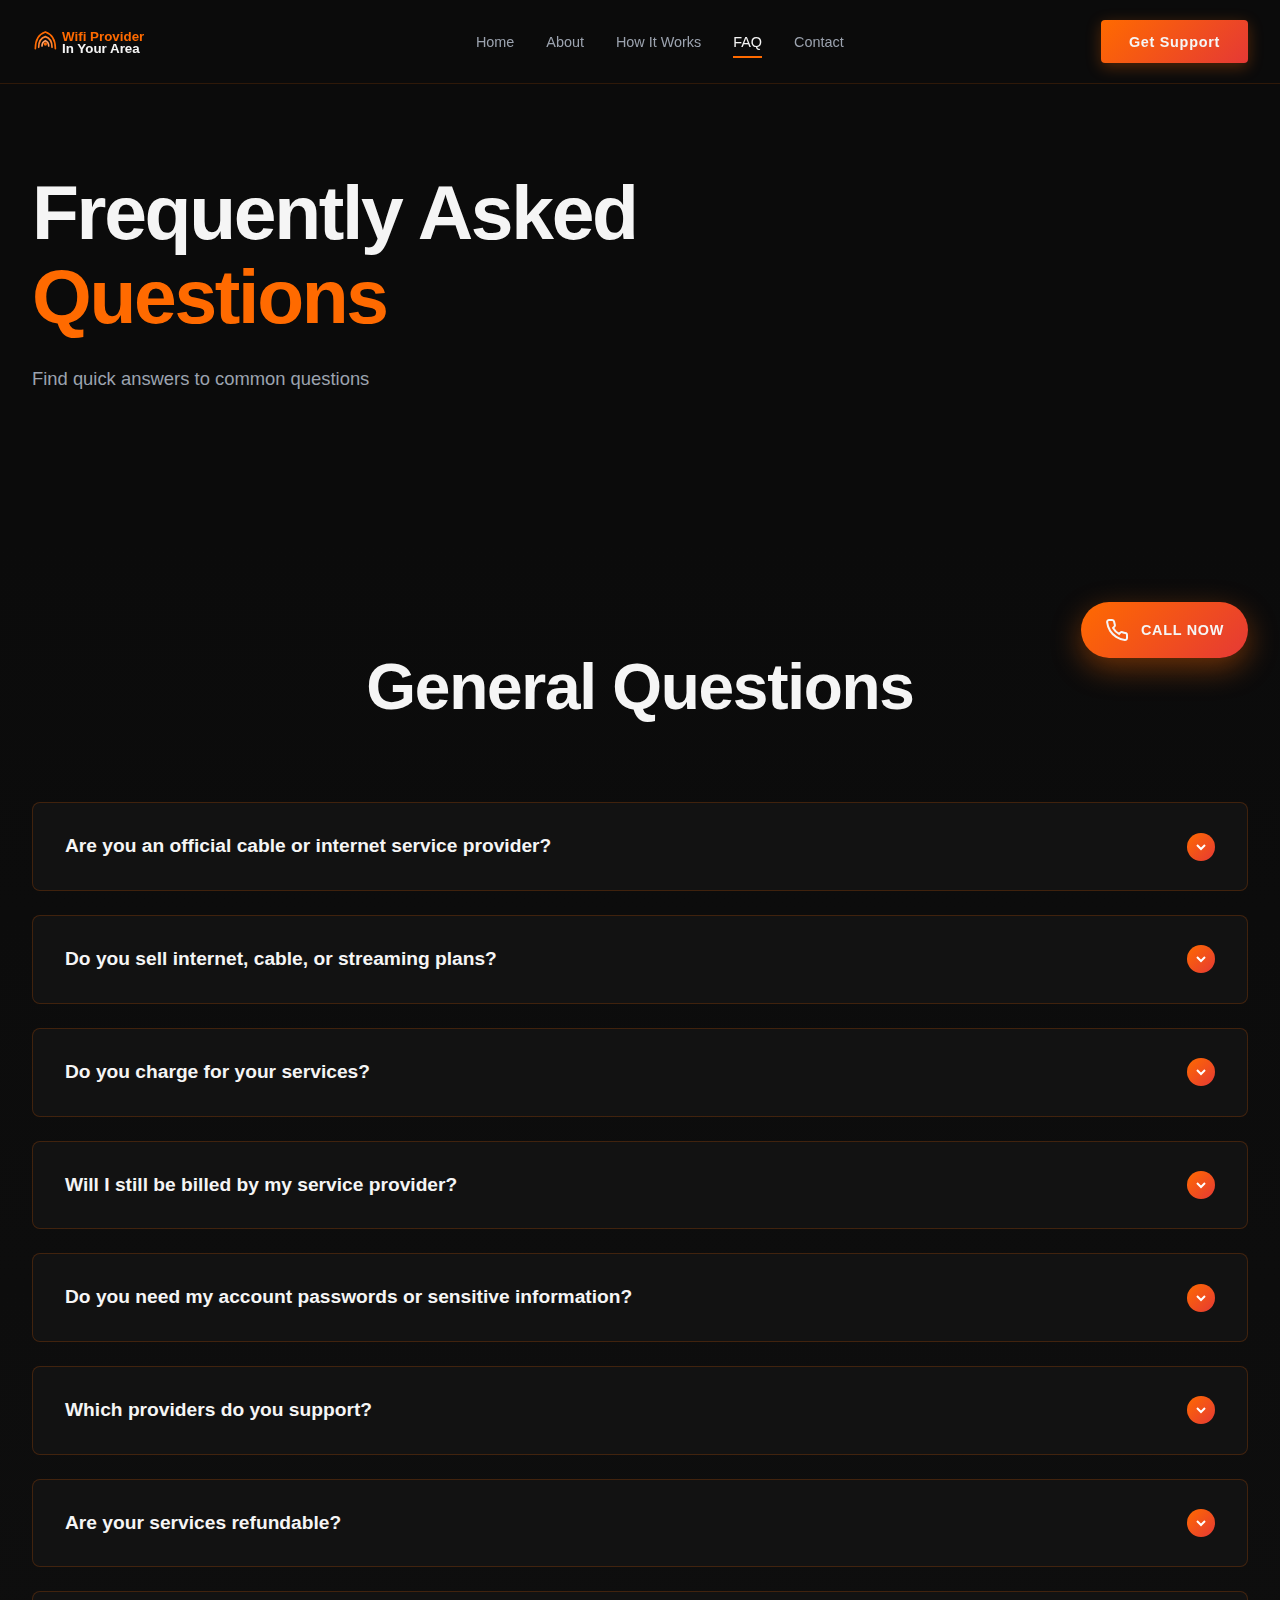
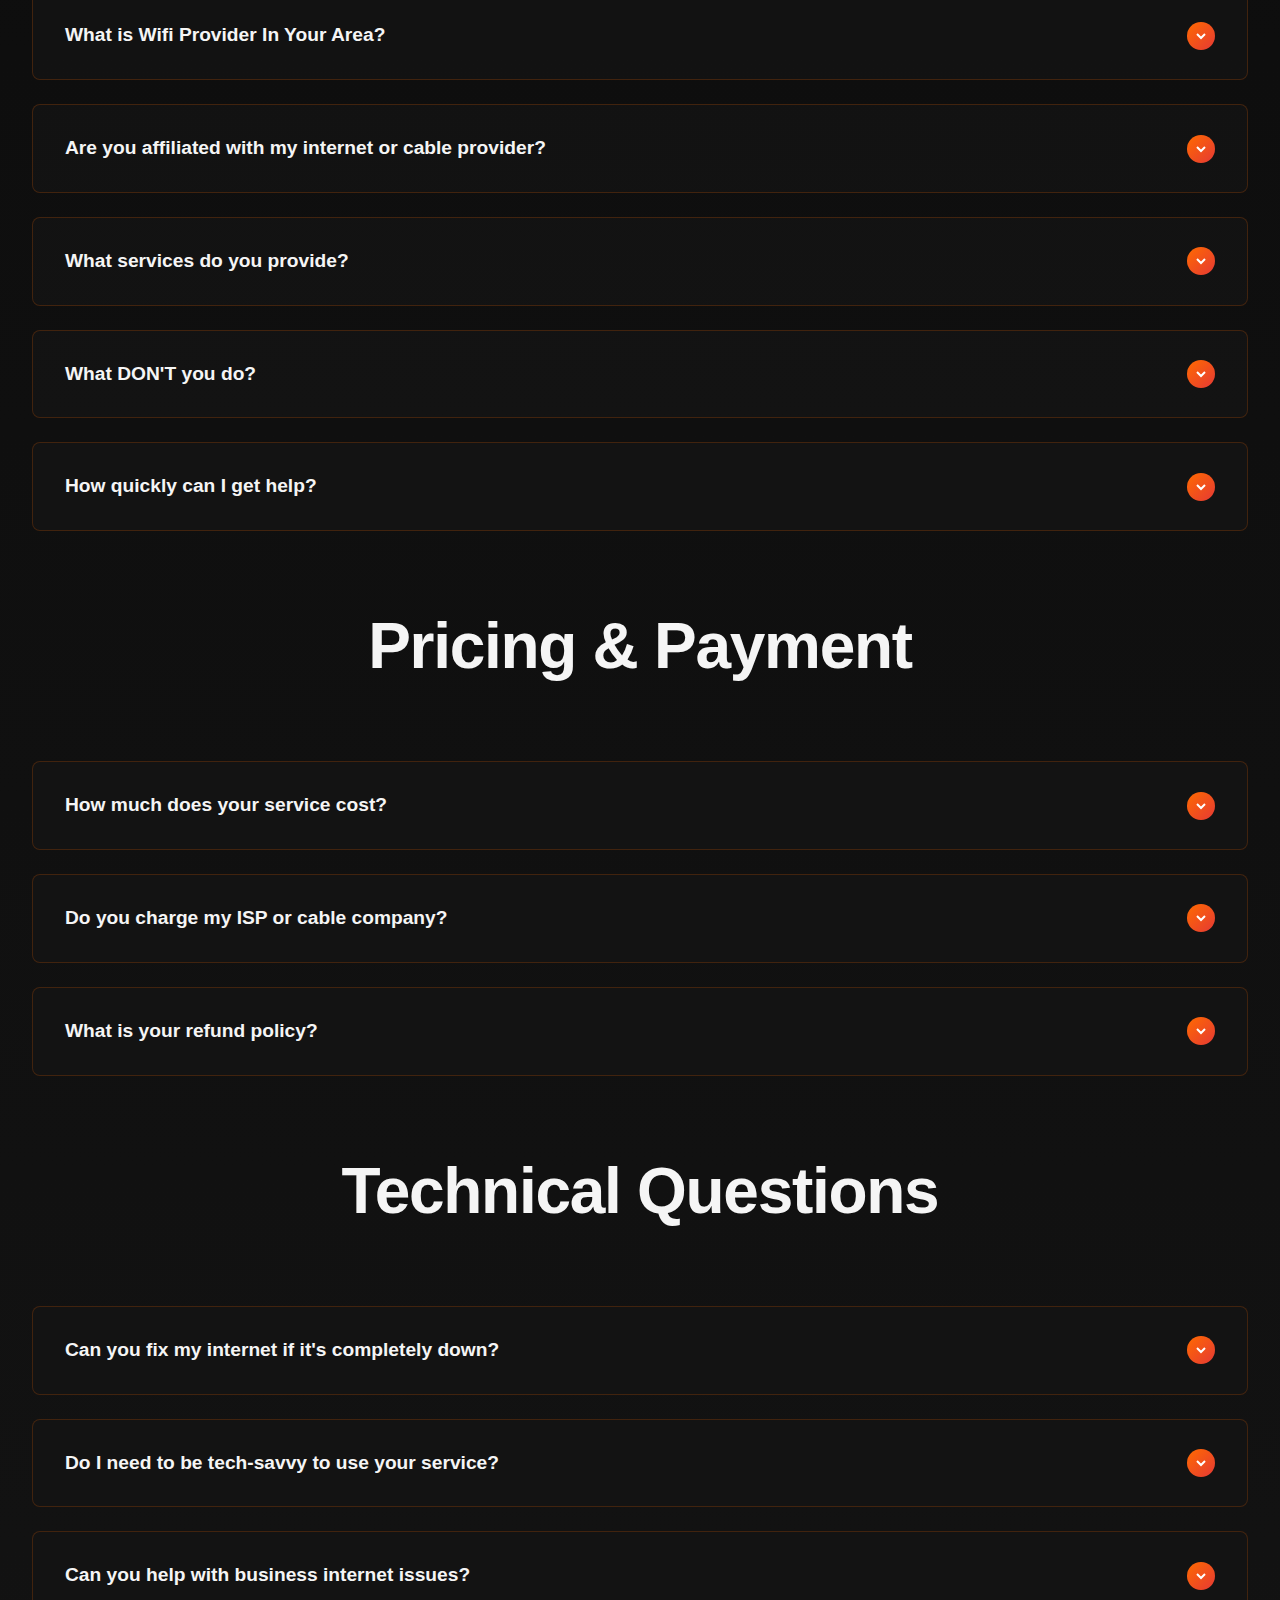
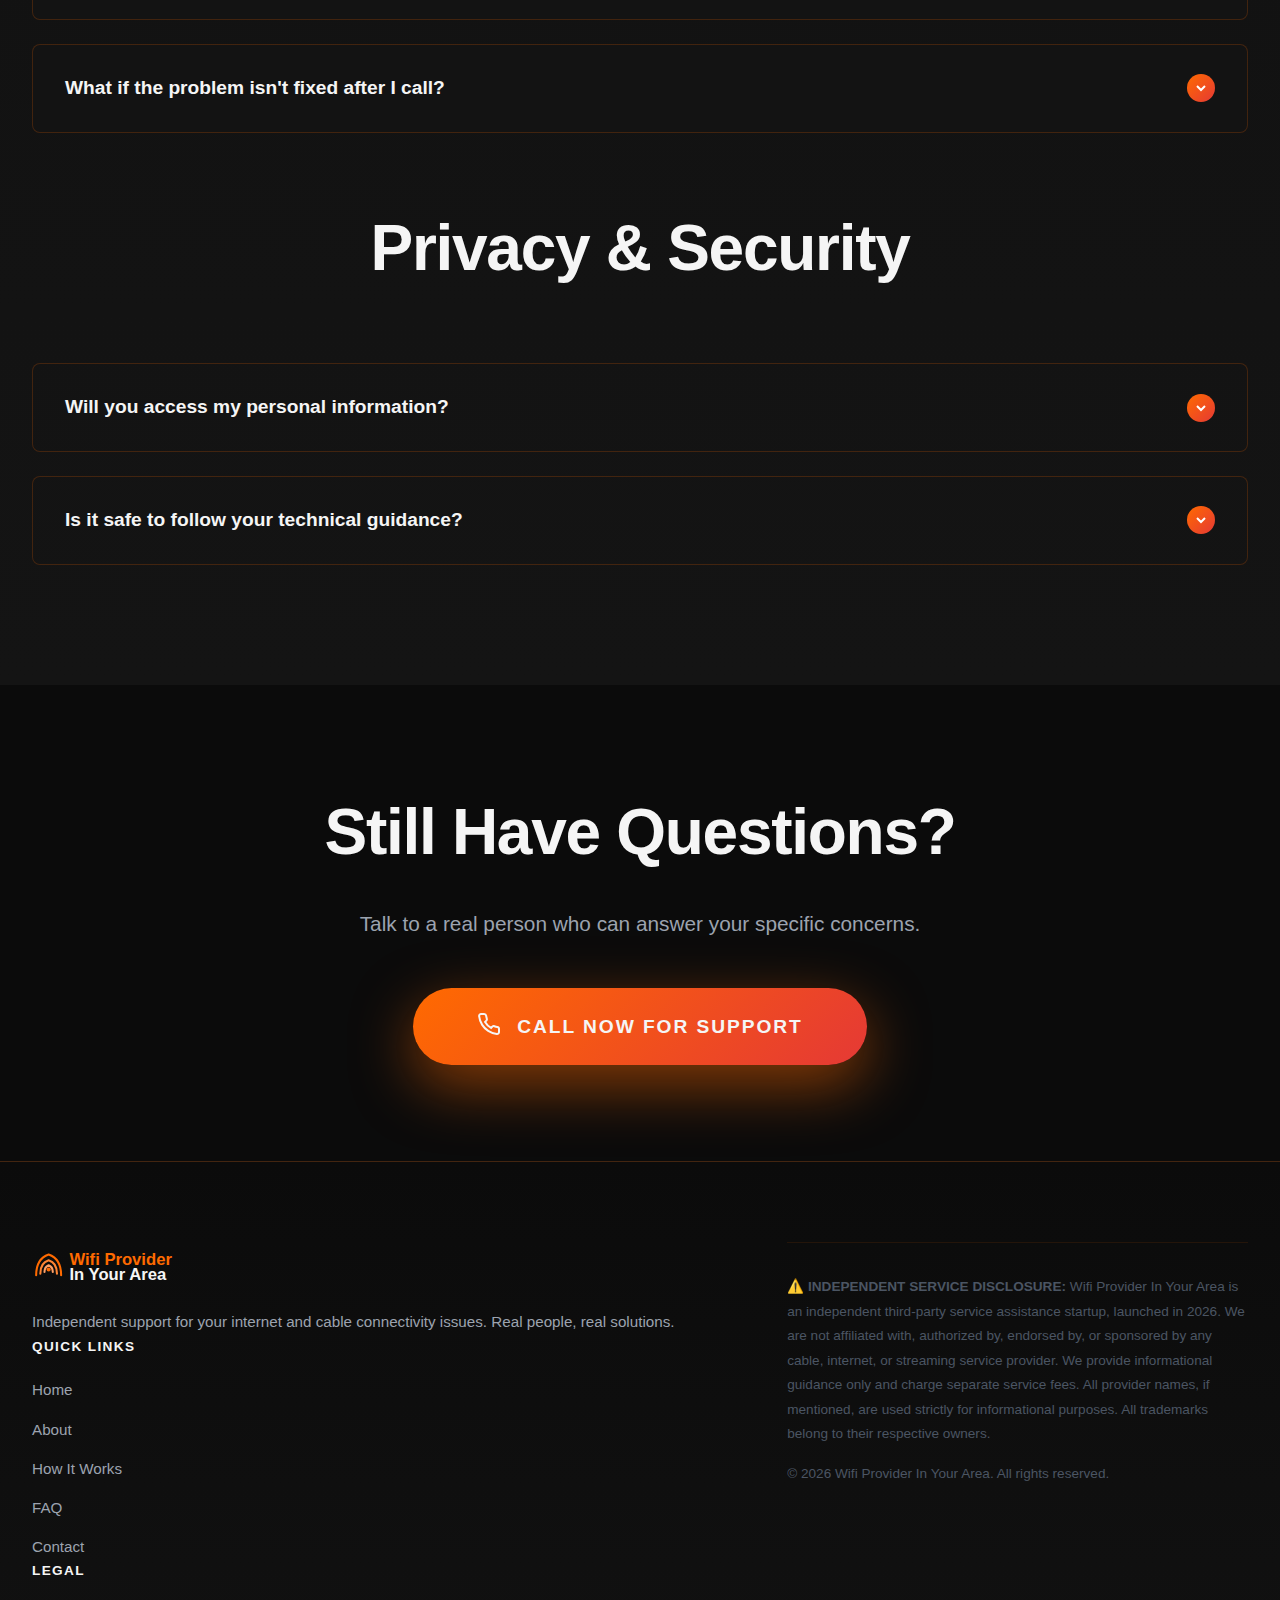
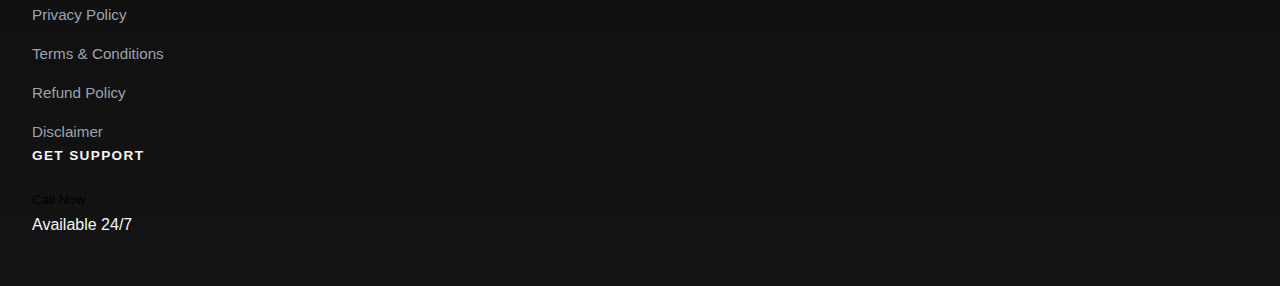
<file: faq.html>
<!DOCTYPE html>
<html lang="en">
<head>
    <meta charset="UTF-8">
    <meta name="viewport" content="width=device-width, initial-scale=1.0">
    <title>FAQ - Wifi Provider In Your Area | Frequently Asked Questions</title>
    <meta name="description" content="Find answers to common questions about Wifi Provider In Your Area's independent internet and cable support services.">
    <link rel="icon" type="image/svg+xml" href="favicon.svg">
    <link rel="icon" type="image/png" sizes="32x32" href="favicon.svg">
    <link rel="stylesheet" href="styles.css">
    <style>
        .accordion-item {
            background-color: rgba(20, 20, 20, 0.8);
            border: 1px solid rgba(255, 106, 0, 0.2);
            border-radius: 8px;
            margin-bottom: 1.5rem;
            overflow: hidden;
            transition: all 0.3s ease;
        }

        .accordion-item:hover {
            border-color: var(--color-orange);
        }

        .accordion-item.active {
            border-color: var(--color-orange);
            box-shadow: 0 10px 30px rgba(255, 106, 0, 0.2);
        }

        .accordion-header {
            padding: 1.75rem 2rem;
            cursor: pointer;
            display: flex;
            justify-content: space-between;
            align-items: center;
            user-select: none;
            transition: background-color 0.3s ease;
        }

        .accordion-header:hover {
            background-color: rgba(255, 106, 0, 0.05);
        }

        .accordion-question {
            font-size: 1.2rem;
            font-weight: 700;
            color: var(--color-white);
            margin: 0;
        }

        .accordion-icon {
            width: 28px;
            height: 28px;
            border-radius: 50%;
            background: linear-gradient(135deg, var(--color-orange), var(--color-red));
            display: flex;
            align-items: center;
            justify-content: center;
            flex-shrink: 0;
            transition: transform 0.3s ease;
        }

        .accordion-item.active .accordion-icon {
            transform: rotate(180deg);
        }

        .accordion-body {
            max-height: 0;
            overflow: hidden;
            transition: max-height 0.4s ease;
        }

        .accordion-content {
            padding: 0 2rem 2rem 2rem;
            color: var(--color-grey);
            font-size: 1.05rem;
            line-height: 1.8;
        }

        .accordion-content p {
            margin-bottom: 1rem;
        }

        .accordion-content p:last-child {
            margin-bottom: 0;
        }

        .faq-categories {
            display: grid;
            grid-template-columns: repeat(auto-fit, minmax(250px, 1fr));
            gap: 2rem;
            margin-bottom: 4rem;
        }

        .category-card {
            padding: 2rem;
            background: linear-gradient(135deg, rgba(20, 20, 20, 0.8), rgba(11, 11, 11, 0.8));
            border-left: 4px solid var(--color-orange);
            border-radius: 4px;
            transition: all 0.3s ease;
            cursor: pointer;
        }

        .category-card:hover {
            transform: translateX(10px);
            border-left-color: var(--color-red);
        }

        .category-title {
            font-size: 1.3rem;
            font-weight: 700;
            margin-bottom: 0.5rem;
            color: var(--color-white);
        }

        .category-count {
            font-size: 0.9rem;
            color: var(--color-grey);
        }
    </style>
</head>
<body>
    <!-- Sticky Call Button -->
    <div class="sticky-call-btn">
        <button class="call-icon-btn" onclick="openCallModal()">
            <svg width="24" height="24" viewBox="0 0 24 24" fill="none" stroke="currentColor" stroke-width="2">
                <path d="M22 16.92v3a2 2 0 0 1-2.18 2 19.79 19.79 0 0 1-8.63-3.07 19.5 19.5 0 0 1-6-6 19.79 19.79 0 0 1-3.07-8.67A2 2 0 0 1 4.11 2h3a2 2 0 0 1 2 1.72 12.84 12.84 0 0 0 .7 2.81 2 2 0 0 1-.45 2.11L8.09 9.91a16 16 0 0 0 6 6l1.27-1.27a2 2 0 0 1 2.11-.45 12.84 12.84 0 0 0 2.81.7A2 2 0 0 1 22 16.92z"></path>
            </svg>
            <span>CALL NOW</span>
        </button>
    </div>

    <!-- Navigation -->
    <nav class="nav-bar">
        <div class="nav-container">
            <div class="nav-logo">
                <img src="logo.svg" alt="Wifi Provider In Your Area Logo" style="height: 40px; width: auto;">
            </div>
            <ul class="nav-menu">
                <li><a href="index.html" class="nav-link">Home</a></li>
                <li><a href="about.html" class="nav-link">About</a></li>
                <li><a href="how-it-works.html" class="nav-link">How It Works</a></li>
                <li><a href="faq.html" class="nav-link active">FAQ</a></li>
                <li><a href="contact.html" class="nav-link">Contact</a></li>
            </ul>
            <button class="nav-cta" onclick="openCallModal()">Get Support</button>
            <button class="mobile-menu-toggle" onclick="toggleMobileMenu()">
                <span></span>
                <span></span>
                <span></span>
            </button>
        </div>
    </nav>

    <!-- Page Header -->
    <section class="hero-section" style="min-height: 60vh;">
        <div class="hero-container">
            <div class="hero-content">
                <h1 class="hero-headline">
                    <span class="headline-line">Frequently Asked</span>
                    <span class="headline-line">Questions</span>
                </h1>
                <p class="hero-subtext">Find quick answers to common questions</p>
            </div>
        </div>
    </section>

    <!-- FAQ Section -->
    <section class="assistance-section">
        <div class="assistance-container">
            <h2 class="section-heading">General Questions</h2>
            
            <div class="accordion-item">
                <div class="accordion-header">
                    <h3 class="accordion-question">Are you an official cable or internet service provider?</h3>
                    <div class="accordion-icon">
                        <svg width="16" height="16" viewBox="0 0 24 24" fill="none" stroke="white" stroke-width="3">
                            <polyline points="6 9 12 15 18 9"></polyline>
                        </svg>
                    </div>
                </div>
                <div class="accordion-body">
                    <div class="accordion-content">
                        <p><strong>No.</strong> Wifi Provider In Your Area is an independent third-party assistance platform launched in 2026. We are not an ISP, cable company, or telecommunication service provider.</p>
                        <p>We provide informational guidance and support assistance only. We do not provide internet or cable services directly, and we are not affiliated with, authorized by, or endorsed by any service provider.</p>
                    </div>
                </div>
            </div>

            <div class="accordion-item">
                <div class="accordion-header">
                    <h3 class="accordion-question">Do you sell internet, cable, or streaming plans?</h3>
                    <div class="accordion-icon">
                        <svg width="16" height="16" viewBox="0 0 24 24" fill="none" stroke="white" stroke-width="3">
                            <polyline points="6 9 12 15 18 9"></polyline>
                        </svg>
                    </div>
                </div>
                <div class="accordion-body">
                    <div class="accordion-content">
                        <p><strong>No.</strong> We do not sell internet, cable, streaming subscriptions, or any service plans. Our role is strictly limited to providing guidance and informational assistance related to connectivity issues.</p>
                        <p>If you need to purchase or modify a service plan, you must contact your service provider directly.</p>
                    </div>
                </div>
            </div>

            <div class="accordion-item">
                <div class="accordion-header">
                    <h3 class="accordion-question">Do you charge for your services?</h3>
                    <div class="accordion-icon">
                        <svg width="16" height="16" viewBox="0 0 24 24" fill="none" stroke="white" stroke-width="3">
                            <polyline points="6 9 12 15 18 9"></polyline>
                        </svg>
                    </div>
                </div>
                <div class="accordion-body">
                    <div class="accordion-content">
                        <p><strong>Yes.</strong> Our service fees are separate from any provider charges you may have. We charge for the technical guidance and assistance we provide.</p>
                        <p>The cost will be explained before any service begins. You will still be responsible for your regular provider billing—our fees do not include or replace those charges.</p>
                    </div>
                </div>
            </div>

            <div class="accordion-item">
                <div class="accordion-header">
                    <h3 class="accordion-question">Will I still be billed by my service provider?</h3>
                    <div class="accordion-icon">
                        <svg width="16" height="16" viewBox="0 0 24 24" fill="none" stroke="white" stroke-width="3">
                            <polyline points="6 9 12 15 18 9"></polyline>
                        </svg>
                    </div>
                </div>
                <div class="accordion-body">
                    <div class="accordion-content">
                        <p><strong>Yes.</strong> Provider billing remains completely unchanged. We do not interact with, modify, or process any payments to your internet, cable, or streaming service provider.</p>
                        <p>Our assistance fees are separate and in addition to your existing provider charges.</p>
                    </div>
                </div>
            </div>

            <div class="accordion-item">
                <div class="accordion-header">
                    <h3 class="accordion-question">Do you need my account passwords or sensitive information?</h3>
                    <div class="accordion-icon">
                        <svg width="16" height="16" viewBox="0 0 24 24" fill="none" stroke="white" stroke-width="3">
                            <polyline points="6 9 12 15 18 9"></polyline>
                        </svg>
                    </div>
                </div>
                <div class="accordion-body">
                    <div class="accordion-content">
                        <p><strong>No.</strong> We never request provider passwords, account credentials, billing information, or other sensitive data.</p>
                        <p>Our guidance is limited to helping you troubleshoot connectivity issues using your own equipment. We do not access your provider accounts.</p>
                    </div>
                </div>
            </div>

            <div class="accordion-item">
                <div class="accordion-header">
                    <h3 class="accordion-question">Which providers do you support?</h3>
                    <div class="accordion-icon">
                        <svg width="16" height="16" viewBox="0 0 24 24" fill="none" stroke="white" stroke-width="3">
                            <polyline points="6 9 12 15 18 9"></polyline>
                        </svg>
                    </div>
                </div>
                <div class="accordion-body">
                    <div class="accordion-content">
                        <p>We may reference multiple providers for guidance purposes only. However, we have <strong>no affiliation, partnership, authorization, or endorsement</strong> from any provider.</p>
                        <p>All provider names are used strictly for informational purposes. All trademarks belong to their respective owners.</p>
                    </div>
                </div>
            </div>

            <div class="accordion-item">
                <div class="accordion-header">
                    <h3 class="accordion-question">Are your services refundable?</h3>
                    <div class="accordion-icon">
                        <svg width="16" height="16" viewBox="0 0 24 24" fill="none" stroke="white" stroke-width="3">
                            <polyline points="6 9 12 15 18 9"></polyline>
                        </svg>
                    </div>
                </div>
                <div class="accordion-body">
                    <div class="accordion-content">
                        <p><strong>Yes.</strong> Refund requests can be submitted within 7 to 15 days of service purchase, depending on the type of assistance provided and whether assistance has already been delivered.</p>
                        <p>Please review our Refund Policy page for full eligibility details and terms.</p>
                    </div>
                </div>
            </div>

            <div class="accordion-item">
                <div class="accordion-header">
                    <h3 class="accordion-question">What is Wifi Provider In Your Area?</h3>
                    <div class="accordion-icon">
                        <svg width="16" height="16" viewBox="0 0 24 24" fill="none" stroke="white" stroke-width="3">
                            <polyline points="6 9 12 15 18 9"></polyline>
                        </svg>
                    </div>
                </div>
                <div class="accordion-body">
                    <div class="accordion-content">
                        <p>Wifi Provider In Your Area is an independent third-party support service that helps individuals and businesses troubleshoot and resolve internet and cable connectivity issues. We are NOT an internet service provider or cable company—we're a support service that provides guidance and technical assistance.</p>
                        <p>Our team of specialists helps you understand technical problems, walk through troubleshooting steps, and provide clear explanations in plain English.</p>
                    </div>
                </div>
            </div>

            <div class="accordion-item">
                <div class="accordion-header">
                    <h3 class="accordion-question">Are you affiliated with my internet or cable provider?</h3>
                    <div class="accordion-icon">
                        <svg width="16" height="16" viewBox="0 0 24 24" fill="none" stroke="white" stroke-width="3">
                            <polyline points="6 9 12 15 18 9"></polyline>
                        </svg>
                    </div>
                </div>
                <div class="accordion-body">
                    <div class="accordion-content">
                        <p><strong>No.</strong> Wifi Provider In Your Area is completely independent and not affiliated with, authorized by, endorsed by, or sponsored by any internet service provider, cable company, or telecommunications provider. We do not represent any specific ISP or cable company.</p>
                        <p>Our independence allows us to provide unbiased guidance without corporate agendas or upselling tactics.</p>
                    </div>
                </div>
            </div>

            <div class="accordion-item">
                <div class="accordion-header">
                    <h3 class="accordion-question">What services do you provide?</h3>
                    <div class="accordion-icon">
                        <svg width="16" height="16" viewBox="0 0 24 24" fill="none" stroke="white" stroke-width="3">
                            <polyline points="6 9 12 15 18 9"></polyline>
                        </svg>
                    </div>
                </div>
                <div class="accordion-body">
                    <div class="accordion-content">
                        <p>We provide technical support guidance for:</p>
                        <p>• Internet connectivity issues and outages<br>
                        • WiFi problems and optimization<br>
                        • Router and modem troubleshooting<br>
                        • Network setup and configuration<br>
                        • Cable TV issues and equipment problems<br>
                        • Speed testing and performance optimization</p>
                        <p>We guide you through troubleshooting steps and help you understand what's happening with your connection.</p>
                    </div>
                </div>
            </div>

            <div class="accordion-item">
                <div class="accordion-header">
                    <h3 class="accordion-question">What DON'T you do?</h3>
                    <div class="accordion-icon">
                        <svg width="16" height="16" viewBox="0 0 24 24" fill="none" stroke="white" stroke-width="3">
                            <polyline points="6 9 12 15 18 9"></polyline>
                        </svg>
                    </div>
                </div>
                <div class="accordion-body">
                    <div class="accordion-content">
                        <p>We do NOT:</p>
                        <p>• Provide internet or cable service<br>
                        • Access your ISP account or billing information<br>
                        • Guarantee service restoration (only your ISP can restore service)<br>
                        • Represent or act on behalf of any ISP or cable company<br>
                        • Install physical equipment at your location<br>
                        • Process payments to your service provider</p>
                        <p>Our role is strictly limited to providing technical support guidance and assistance.</p>
                    </div>
                </div>
            </div>

            <div class="accordion-item">
                <div class="accordion-header">
                    <h3 class="accordion-question">How quickly can I get help?</h3>
                    <div class="accordion-icon">
                        <svg width="16" height="16" viewBox="0 0 24 24" fill="none" stroke="white" stroke-width="3">
                            <polyline points="6 9 12 15 18 9"></polyline>
                        </svg>
                    </div>
                </div>
                <div class="accordion-body">
                    <div class="accordion-content">
                        <p>We pride ourselves on fast response times. When you call our support line, you'll typically be connected with a live support specialist in under 2 minutes—no long hold times or complicated phone trees.</p>
                        <p>Our service is available 24/7, so you can get help whenever you need it, even outside traditional business hours.</p>
                    </div>
                </div>
            </div>

            <h2 class="section-heading" style="margin-top: 4rem;">Pricing & Payment</h2>

            <div class="accordion-item">
                <div class="accordion-header">
                    <h3 class="accordion-question">How much does your service cost?</h3>
                    <div class="accordion-icon">
                        <svg width="16" height="16" viewBox="0 0 24 24" fill="none" stroke="white" stroke-width="3">
                            <polyline points="6 9 12 15 18 9"></polyline>
                        </svg>
                    </div>
                </div>
                <div class="accordion-body">
                    <div class="accordion-content">
                        <p>Our pricing is transparent and based on the complexity and duration of the support you need. You'll be informed of the cost before any service begins—no hidden fees or surprise charges.</p>
                        <p>For specific pricing information, please call our support line where a specialist can provide accurate pricing based on your needs.</p>
                    </div>
                </div>
            </div>

            <div class="accordion-item">
                <div class="accordion-header">
                    <h3 class="accordion-question">Do you charge my ISP or cable company?</h3>
                    <div class="accordion-icon">
                        <svg width="16" height="16" viewBox="0 0 24 24" fill="none" stroke="white" stroke-width="3">
                            <polyline points="6 9 12 15 18 9"></polyline>
                        </svg>
                    </div>
                </div>
                <div class="accordion-body">
                    <div class="accordion-content">
                        <p>No. We are completely independent from ISPs and cable companies. Any charges for our services are separate from your regular internet or cable bill. Your service provider will not be charged or billed for our assistance.</p>
                    </div>
                </div>
            </div>

            <div class="accordion-item">
                <div class="accordion-header">
                    <h3 class="accordion-question">What is your refund policy?</h3>
                    <div class="accordion-icon">
                        <svg width="16" height="16" viewBox="0 0 24 24" fill="none" stroke="white" stroke-width="3">
                            <polyline points="6 9 12 15 18 9"></polyline>
                        </svg>
                    </div>
                </div>
                <div class="accordion-body">
                    <div class="accordion-content">
                        <p>We stand behind our service. If you're not satisfied with the support you received, please contact us immediately. Our refund policy details are available on our Refund Policy page.</p>
                        <p>Note: We cannot guarantee specific outcomes (like service restoration) since that depends on your ISP and factors beyond our control.</p>
                    </div>
                </div>
            </div>

            <h2 class="section-heading" style="margin-top: 4rem;">Technical Questions</h2>

            <div class="accordion-item">
                <div class="accordion-header">
                    <h3 class="accordion-question">Can you fix my internet if it's completely down?</h3>
                    <div class="accordion-icon">
                        <svg width="16" height="16" viewBox="0 0 24 24" fill="none" stroke="white" stroke-width="3">
                            <polyline points="6 9 12 15 18 9"></polyline>
                        </svg>
                    </div>
                </div>
                <div class="accordion-body">
                    <div class="accordion-content">
                        <p>We can help you troubleshoot and identify the cause of the outage. In many cases, connectivity issues can be resolved through proper troubleshooting of your equipment (modem, router, cables, etc.).</p>
                        <p>However, if the issue is with your ISP's network or infrastructure (like a service outage in your area), only your ISP can restore service. We'll help you determine the cause and guide you on the appropriate next steps.</p>
                    </div>
                </div>
            </div>

            <div class="accordion-item">
                <div class="accordion-header">
                    <h3 class="accordion-question">Do I need to be tech-savvy to use your service?</h3>
                    <div class="accordion-icon">
                        <svg width="16" height="16" viewBox="0 0 24 24" fill="none" stroke="white" stroke-width="3">
                            <polyline points="6 9 12 15 18 9"></polyline>
                        </svg>
                    </div>
                </div>
                <div class="accordion-body">
                    <div class="accordion-content">
                        <p>Not at all! Our support specialists excel at explaining technical concepts in plain, easy-to-understand language. We'll guide you step-by-step through any troubleshooting process, regardless of your technical knowledge level.</p>
                        <p>Just be able to describe what's happening with your connection, and we'll take it from there.</p>
                    </div>
                </div>
            </div>

            <div class="accordion-item">
                <div class="accordion-header">
                    <h3 class="accordion-question">Can you help with business internet issues?</h3>
                    <div class="accordion-icon">
                        <svg width="16" height="16" viewBox="0 0 24 24" fill="none" stroke="white" stroke-width="3">
                            <polyline points="6 9 12 15 18 9"></polyline>
                        </svg>
                    </div>
                </div>
                <div class="accordion-body">
                    <div class="accordion-content">
                        <p>Yes! We support both residential and business connectivity issues. Whether you're a remote worker, small business owner, or managing a home office, we can help troubleshoot internet and connectivity problems.</p>
                    </div>
                </div>
            </div>

            <div class="accordion-item">
                <div class="accordion-header">
                    <h3 class="accordion-question">What if the problem isn't fixed after I call?</h3>
                    <div class="accordion-icon">
                        <svg width="16" height="16" viewBox="0 0 24 24" fill="none" stroke="white" stroke-width="3">
                            <polyline points="6 9 12 15 18 9"></polyline>
                        </svg>
                    </div>
                </div>
                <div class="accordion-body">
                    <div class="accordion-content">
                        <p>If the issue persists after following our troubleshooting guidance, you can call back for additional support. Some issues may require intervention from your ISP, and we'll help you understand when that's necessary and what information to provide them.</p>
                        <p>Remember, we provide guidance and support—we cannot guarantee specific outcomes since some issues are beyond our control (like ISP network outages or faulty equipment that needs replacement).</p>
                    </div>
                </div>
            </div>

            <h2 class="section-heading" style="margin-top: 4rem;">Privacy & Security</h2>

            <div class="accordion-item">
                <div class="accordion-header">
                    <h3 class="accordion-question">Will you access my personal information?</h3>
                    <div class="accordion-icon">
                        <svg width="16" height="16" viewBox="0 0 24 24" fill="none" stroke="white" stroke-width="3">
                            <polyline points="6 9 12 15 18 9"></polyline>
                        </svg>
                    </div>
                </div>
                <div class="accordion-body">
                    <div class="accordion-content">
                        <p>No. We do not access your ISP account, billing information, browsing history, or personal data. Our support is limited to helping you troubleshoot connectivity issues on your own equipment.</p>
                        <p>We only collect basic contact information necessary to provide support, and we protect all customer data according to our Privacy Policy.</p>
                    </div>
                </div>
            </div>

            <div class="accordion-item">
                <div class="accordion-header">
                    <h3 class="accordion-question">Is it safe to follow your technical guidance?</h3>
                    <div class="accordion-icon">
                        <svg width="16" height="16" viewBox="0 0 24 24" fill="none" stroke="white" stroke-width="3">
                            <polyline points="6 9 12 15 18 9"></polyline>
                        </svg>
                    </div>
                </div>
                <div class="accordion-body">
                    <div class="accordion-content">
                        <p>Yes. Our specialists provide standard, safe troubleshooting guidance that doesn't harm your equipment. All recommendations follow industry best practices.</p>
                        <p>We'll never ask you to perform any action that could compromise your security, damage your equipment, or violate your service agreement with your ISP.</p>
                    </div>
                </div>
            </div>

        </div>
    </section>

    <!-- Still Have Questions Section -->
    <section class="conversion-section">
        <div class="conversion-container">
            <div class="conversion-content">
                <h2 class="conversion-heading">Still Have Questions?</h2>
                <p class="conversion-subtext">Talk to a real person who can answer your specific concerns.</p>
                <button class="conversion-cta pulse-animation" onclick="openCallModal()">
                    <span class="cta-icon">
                        <svg width="24" height="24" viewBox="0 0 24 24" fill="none" stroke="currentColor" stroke-width="2">
                            <path d="M22 16.92v3a2 2 0 0 1-2.18 2 19.79 19.79 0 0 1-8.63-3.07 19.5 19.5 0 0 1-6-6 19.79 19.79 0 0 1-3.07-8.67A2 2 0 0 1 4.11 2h3a2 2 0 0 1 2 1.72 12.84 12.84 0 0 0 .7 2.81 2 2 0 0 1-.45 2.11L8.09 9.91a16 16 0 0 0 6 6l1.27-1.27a2 2 0 0 1 2.11-.45 12.84 12.84 0 0 0 2.81.7A2 2 0 0 1 22 16.92z"></path>
                        </svg>
                    </span>
                    <span class="cta-text">CALL NOW FOR SUPPORT</span>
                </button>
            </div>
        </div>
    </section>

    <!-- Footer -->
    <footer class="footer">
        <div class="footer-container">
            <div class="footer-grid">
                <div class="footer-col">
                    <img src="logo.svg" alt="Wifi Provider In Your Area Logo" style="height: 50px; width: auto; margin-bottom: 1rem;">
                    <p class="footer-description">Independent support for your internet and cable connectivity issues. Real people, real solutions.</p>
                </div>
                <div class="footer-col">
                    <h4 class="footer-title">Quick Links</h4>
                    <ul class="footer-links">
                        <li><a href="index.html">Home</a></li>
                        <li><a href="about.html">About</a></li>
                        <li><a href="how-it-works.html">How It Works</a></li>
                        <li><a href="faq.html">FAQ</a></li>
                        <li><a href="contact.html">Contact</a></li>
                    </ul>
                </div>
                <div class="footer-col">
                    <h4 class="footer-title">Legal</h4>
                    <ul class="footer-links">
                        <li><a href="privacy.html">Privacy Policy</a></li>
                        <li><a href="terms.html">Terms & Conditions</a></li>
                        <li><a href="refund.html">Refund Policy</a></li>
                        <li><a href="disclaimer.html">Disclaimer</a></li>
                    </ul>
                </div>
                <div class="footer-col">
                    <h4 class="footer-title">Get Support</h4>
                    <button class="footer-cta" onclick="openCallModal()">Call Now</button>
                    <p class="footer-hours">Available 24/7</p>
                </div>
            </div>
            <div class="footer-bottom">
                <p class="footer-compliance"><strong>⚠️ INDEPENDENT SERVICE DISCLOSURE:</strong> Wifi Provider In Your Area is an independent third-party service assistance startup, launched in 2026. We are not affiliated with, authorized by, endorsed by, or sponsored by any cable, internet, or streaming service provider. We provide informational guidance only and charge separate service fees. All provider names, if mentioned, are used strictly for informational purposes. All trademarks belong to their respective owners.</p>
                <p class="footer-copyright">© 2026 Wifi Provider In Your Area. All rights reserved.</p>
            </div>
        </div>
    </footer>

    <!-- Call Modal -->
    <div id="callModal" class="modal">
        <div class="modal-overlay" onclick="closeCallModal()"></div>
        <div class="modal-content">
            <button class="modal-close" onclick="closeCallModal()">
                <svg width="24" height="24" viewBox="0 0 24 24" fill="none" stroke="currentColor" stroke-width="2">
                    <line x1="18" y1="6" x2="6" y2="18"></line>
                    <line x1="6" y1="6" x2="18" y2="18"></line>
                </svg>
            </button>
            <div class="modal-header">
                <div class="modal-icon">
                    <svg width="48" height="48" viewBox="0 0 24 24" fill="none" stroke="currentColor" stroke-width="2">
                        <path d="M22 16.92v3a2 2 0 0 1-2.18 2 19.79 19.79 0 0 1-8.63-3.07 19.5 19.5 0 0 1-6-6 19.79 19.79 0 0 1-3.07-8.67A2 2 0 0 1 4.11 2h3a2 2 0 0 1 2 1.72 12.84 12.84 0 0 0 .7 2.81 2 2 0 0 1-.45 2.11L8.09 9.91a16 16 0 0 0 6 6l1.27-1.27a2 2 0 0 1 2.11-.45 12.84 12.84 0 0 0 2.81.7A2 2 0 0 1 22 16.92z"></path>
                    </svg>
                </div>
                <h3 class="modal-title">Get Support Now</h3>
                <p class="modal-subtitle">Call to speak with a support specialist</p>
            </div>
            <div class="modal-body">
                <a href="tel:+18882642737" class="modal-phone">(888) 264-2737</a>
                <p class="modal-info">Available 24/7 • Average wait time: Under 2 minutes</p>
                <div class="modal-features">
                    <div class="feature-item">
                        <svg width="20" height="20" viewBox="0 0 24 24" fill="none" stroke="currentColor" stroke-width="2">
                            <polyline points="20 6 9 17 4 12"></polyline>
                        </svg>
                        <span>No automated menus</span>
                    </div>
                    <div class="feature-item">
                        <svg width="20" height="20" viewBox="0 0 24 24" fill="none" stroke="currentColor" stroke-width="2">
                            <polyline points="20 6 9 17 4 12"></polyline>
                        </svg>
                        <span>Real support agents</span>
                    </div>
                    <div class="feature-item">
                        <svg width="20" height="20" viewBox="0 0 24 24" fill="none" stroke="currentColor" stroke-width="2">
                            <polyline points="20 6 9 17 4 12"></polyline>
                        </svg>
                        <span>Fast resolution guidance</span>
                    </div>
                </div>
            </div>
            <div class="modal-footer">
                <p class="modal-disclaimer">Independent third-party assistance • Not affiliated with ISPs</p>
            </div>
        </div>
    </div>

    <!-- Mobile Bottom Sticky Call Bar -->
    <div class="mobile-call-bar">
        <button class="mobile-call-btn" onclick="openCallModal()">
            <svg width="20" height="20" viewBox="0 0 24 24" fill="none" stroke="currentColor" stroke-width="2">
                <path d="M22 16.92v3a2 2 0 0 1-2.18 2 19.79 19.79 0 0 1-8.63-3.07 19.5 19.5 0 0 1-6-6 19.79 19.79 0 0 1-3.07-8.67A2 2 0 0 1 4.11 2h3a2 2 0 0 1 2 1.72 12.84 12.84 0 0 0 .7 2.81 2 2 0 0 1-.45 2.11L8.09 9.91a16 16 0 0 0 6 6l1.27-1.27a2 2 0 0 1 2.11-.45 12.84 12.84 0 0 0 2.81.7A2 2 0 0 1 22 16.92z"></path>
            </svg>
            <span>TAP TO CALL NOW</span>
        </button>
    </div>

    <script src="script.js"></script>
</body>
</html>
</file>
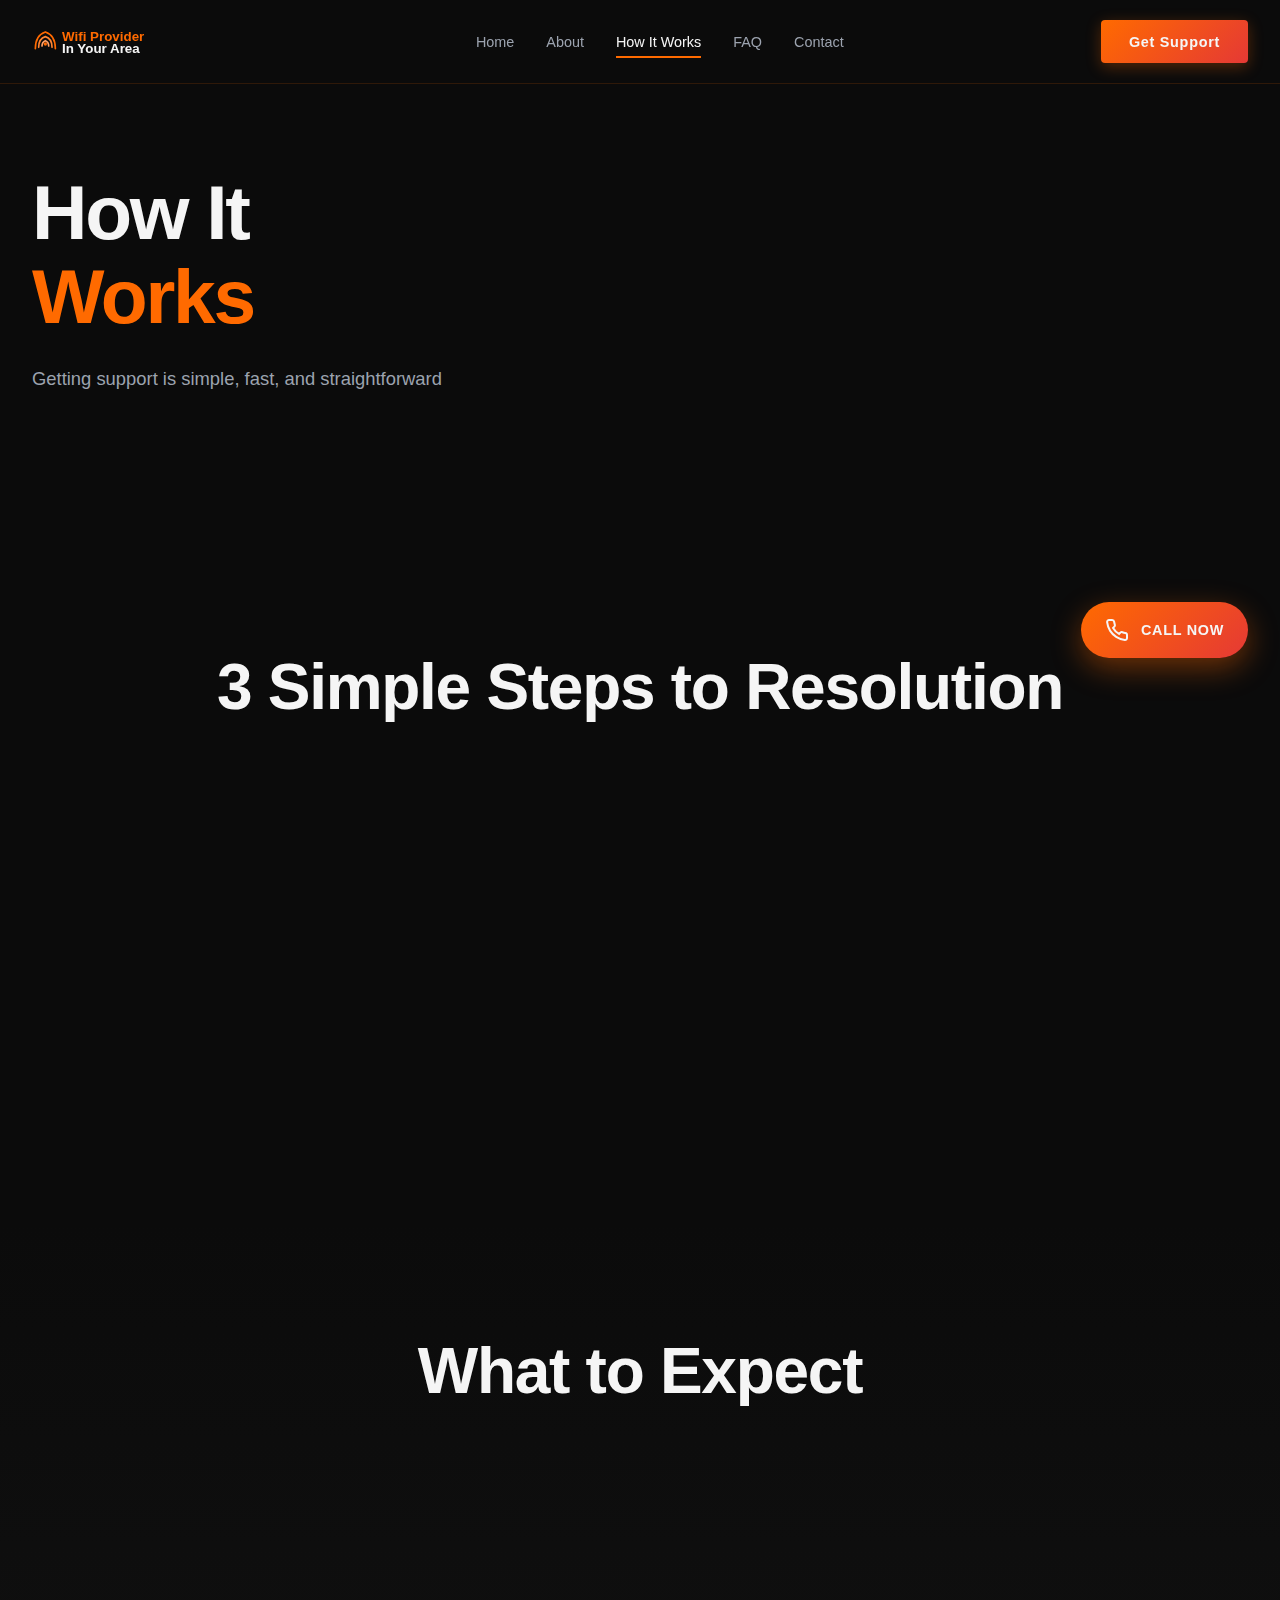
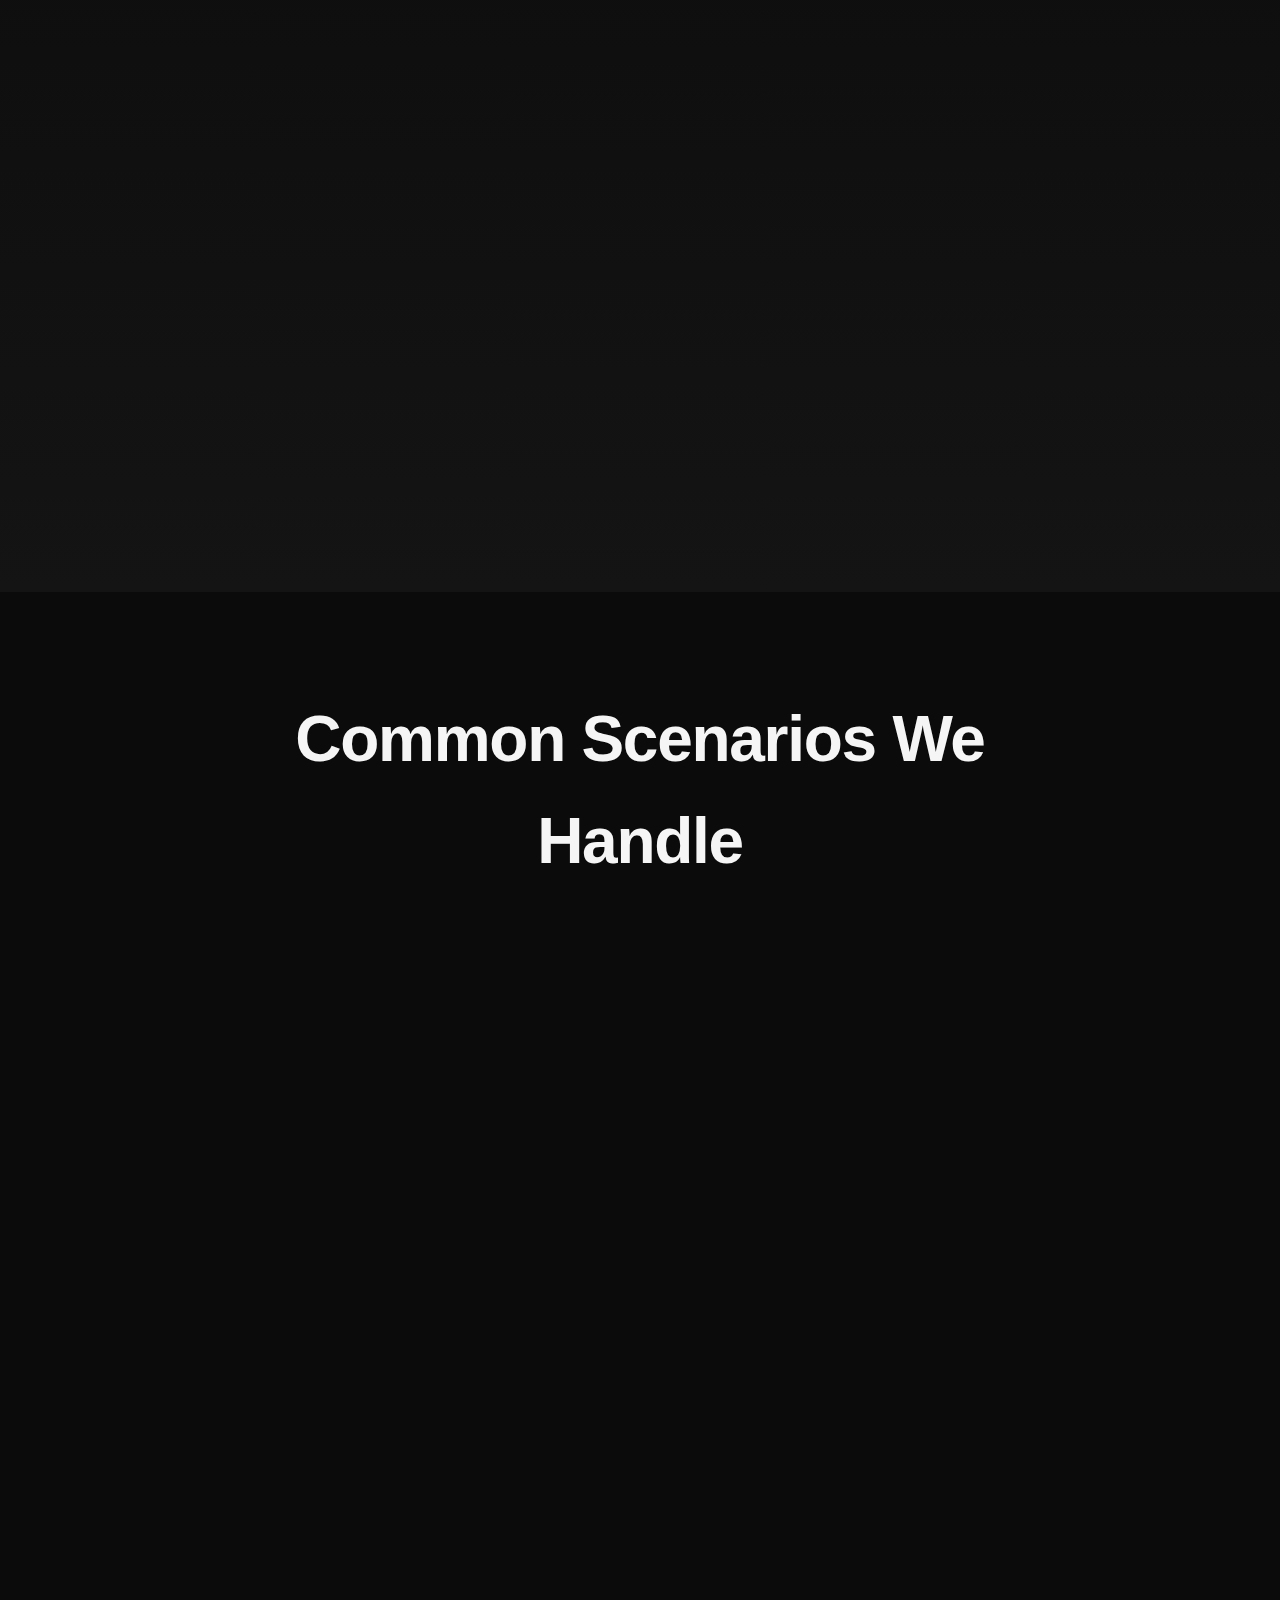
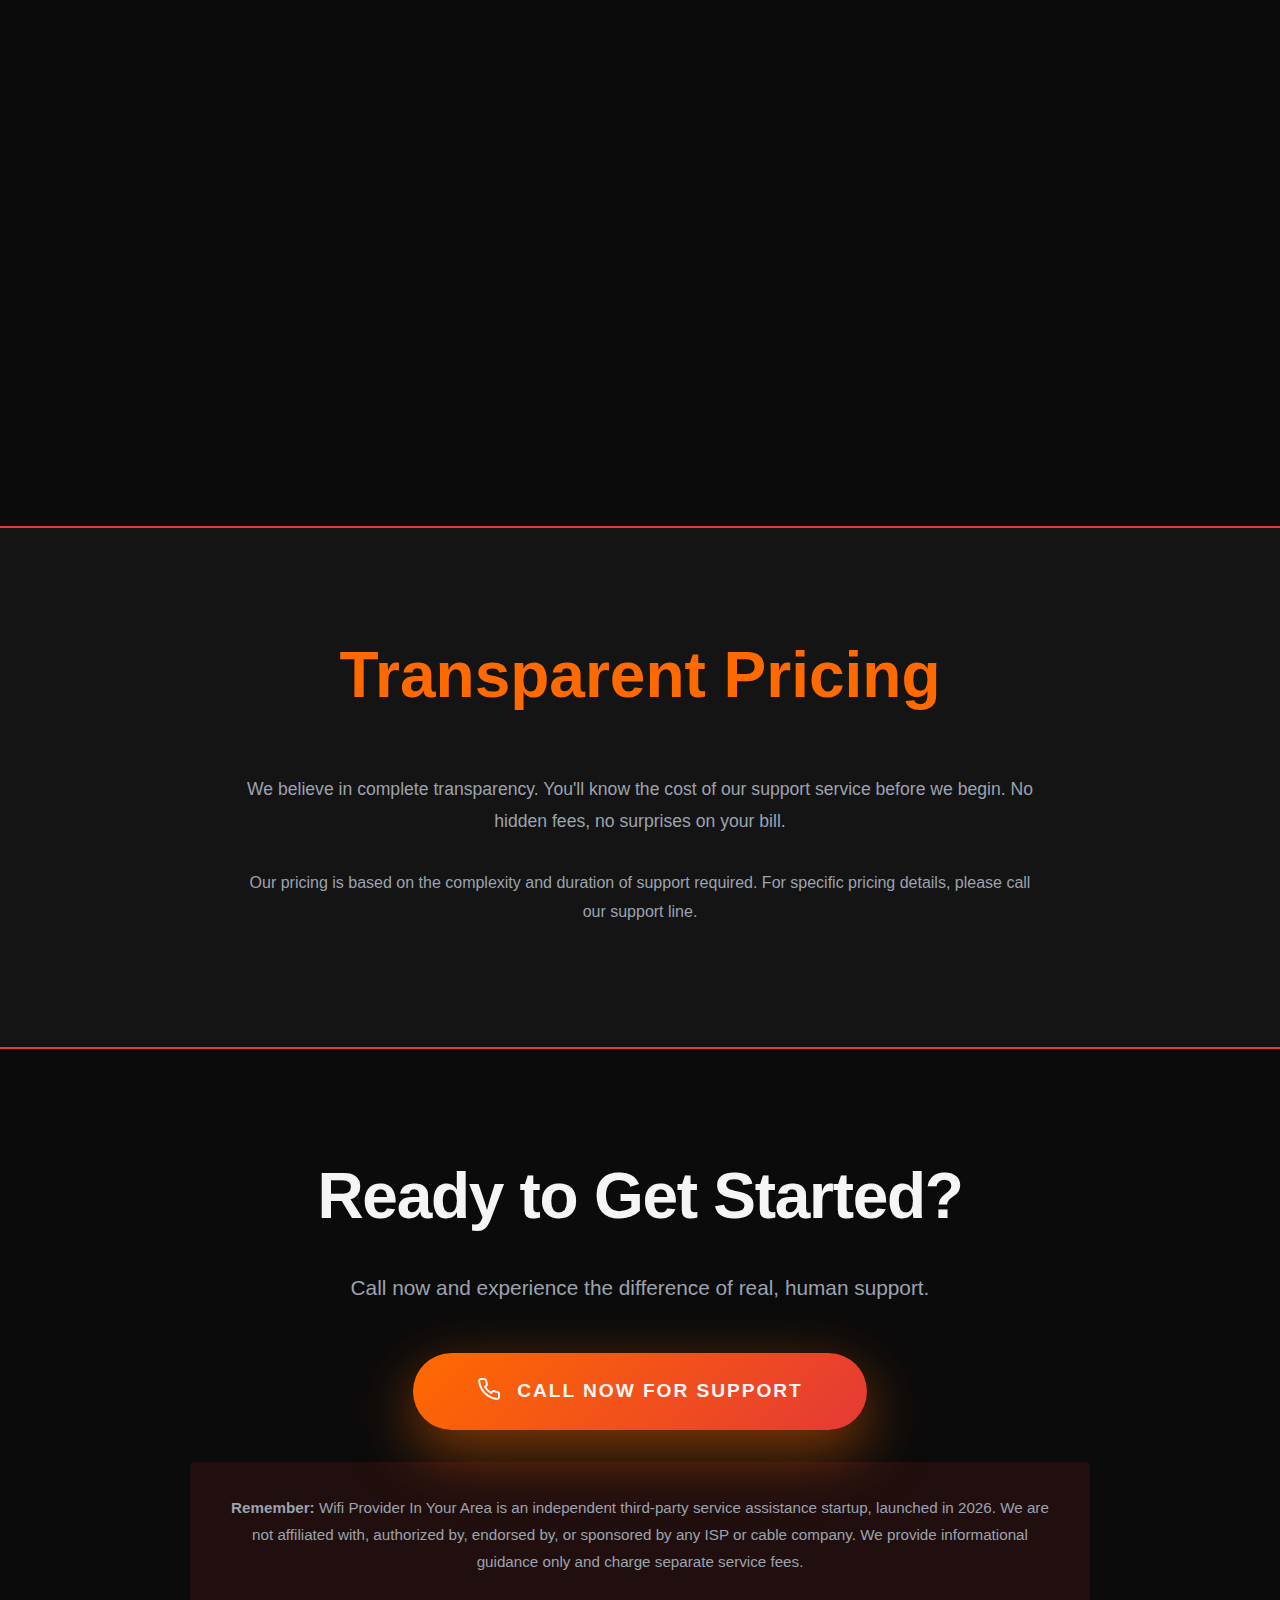
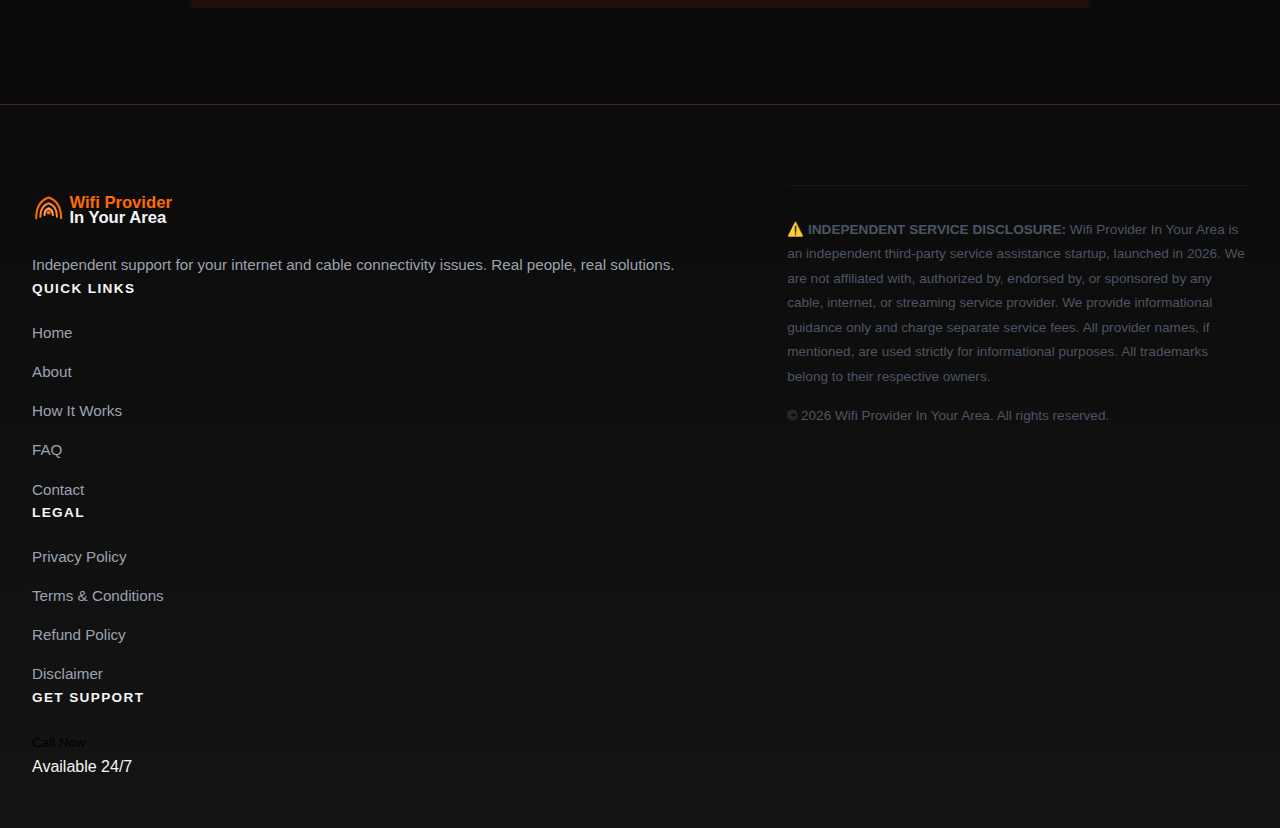
<file: how-it-works.html>
<!DOCTYPE html>
<html lang="en">
<head>
    <meta charset="UTF-8">
    <meta name="viewport" content="width=device-width, initial-scale=1.0">
    <title>How It Works - Wifi Provider In Your Area | Simple Support Process</title>
    <meta name="description" content="Learn how Wifi Provider In Your Area provides fast, effective internet and cable support in just 3 simple steps.">
    <link rel="icon" type="image/svg+xml" href="favicon.svg">
    <link rel="icon" type="image/png" sizes="32x32" href="favicon.svg">
    <link rel="stylesheet" href="styles.css">
</head>
<body>
    <!-- Sticky Call Button -->
    <div class="sticky-call-btn">
        <button class="call-icon-btn" onclick="openCallModal()">
            <svg width="24" height="24" viewBox="0 0 24 24" fill="none" stroke="currentColor" stroke-width="2">
                <path d="M22 16.92v3a2 2 0 0 1-2.18 2 19.79 19.79 0 0 1-8.63-3.07 19.5 19.5 0 0 1-6-6 19.79 19.79 0 0 1-3.07-8.67A2 2 0 0 1 4.11 2h3a2 2 0 0 1 2 1.72 12.84 12.84 0 0 0 .7 2.81 2 2 0 0 1-.45 2.11L8.09 9.91a16 16 0 0 0 6 6l1.27-1.27a2 2 0 0 1 2.11-.45 12.84 12.84 0 0 0 2.81.7A2 2 0 0 1 22 16.92z"></path>
            </svg>
            <span>CALL NOW</span>
        </button>
    </div>

    <!-- Navigation -->
    <nav class="nav-bar">
        <div class="nav-container">
            <div class="nav-logo">
                <img src="logo.svg" alt="Wifi Provider In Your Area Logo" style="height: 40px; width: auto;">
            </div>
            <ul class="nav-menu">
                <li><a href="index.html" class="nav-link">Home</a></li>
                <li><a href="about.html" class="nav-link">About</a></li>
                <li><a href="how-it-works.html" class="nav-link active">How It Works</a></li>
                <li><a href="faq.html" class="nav-link">FAQ</a></li>
                <li><a href="contact.html" class="nav-link">Contact</a></li>
            </ul>
            <button class="nav-cta" onclick="openCallModal()">Get Support</button>
            <button class="mobile-menu-toggle" onclick="toggleMobileMenu()">
                <span></span>
                <span></span>
                <span></span>
            </button>
        </div>
    </nav>

    <!-- Page Header -->
    <section class="hero-section" style="min-height: 60vh;">
        <div class="hero-container">
            <div class="hero-content">
                <h1 class="hero-headline">
                    <span class="headline-line">How It</span>
                    <span class="headline-line">Works</span>
                </h1>
                <p class="hero-subtext">Getting support is simple, fast, and straightforward</p>
            </div>
        </div>
    </section>

    <!-- Process Steps -->
    <section class="why-section">
        <div class="why-container">
            <h2 class="section-heading">3 Simple Steps to Resolution</h2>
            <div class="why-grid" style="grid-template-columns: repeat(auto-fit, minmax(300px, 1fr));">
                <div class="why-item">
                    <div class="why-number">01</div>
                    <h3 class="why-title">Call Us</h3>
                    <p class="why-description">Pick up the phone and call our support line. No forms to fill out, no waiting for callbacks. You'll be connected with a real support specialist immediately—typically in under 2 minutes.</p>
                </div>
                <div class="why-item">
                    <div class="why-number">02</div>
                    <h3 class="why-title">Describe Your Issue</h3>
                    <p class="why-description">Tell us what's happening. Our specialists will ask a few targeted questions to understand your situation. Don't worry about technical terms—just explain the problem in your own words.</p>
                </div>
                <div class="why-item">
                    <div class="why-number">03</div>
                    <h3 class="why-title">Get Guided Support</h3>
                    <p class="why-description">We'll walk you through troubleshooting steps, explain what's likely causing the issue, and provide clear guidance on next steps. You'll understand what's happening and what to do about it.</p>
                </div>
            </div>
        </div>
    </section>

    <!-- What to Expect -->
    <section class="assistance-section">
        <div class="assistance-container">
            <h2 class="section-heading">What to Expect</h2>
            <div class="assistance-grid">
                <div class="assistance-card">
                    <div class="card-icon">
                        <svg width="48" height="48" viewBox="0 0 24 24" fill="none" stroke="currentColor" stroke-width="1.5">
                            <circle cx="12" cy="12" r="10"></circle>
                            <polyline points="12 6 12 12 16 14"></polyline>
                        </svg>
                    </div>
                    <h3 class="card-title">Fast Response</h3>
                    <p class="card-description">Average wait time under 2 minutes. No automated menus or endless hold music.</p>
                </div>

                <div class="assistance-card">
                    <div class="card-icon">
                        <svg width="48" height="48" viewBox="0 0 24 24" fill="none" stroke="currentColor" stroke-width="1.5">
                            <path d="M17 21v-2a4 4 0 0 0-4-4H5a4 4 0 0 0-4 4v2"></path>
                            <circle cx="9" cy="7" r="4"></circle>
                            <path d="M23 21v-2a4 4 0 0 0-3-3.87"></path>
                            <path d="M16 3.13a4 4 0 0 1 0 7.75"></path>
                        </svg>
                    </div>
                    <h3 class="card-title">Real People</h3>
                    <p class="card-description">Talk to actual support specialists, not chatbots or scripted call center agents.</p>
                </div>

                <div class="assistance-card">
                    <div class="card-icon">
                        <svg width="48" height="48" viewBox="0 0 24 24" fill="none" stroke="currentColor" stroke-width="1.5">
                            <path d="M21 11.5a8.38 8.38 0 0 1-.9 3.8 8.5 8.5 0 0 1-7.6 4.7 8.38 8.38 0 0 1-3.8-.9L3 21l1.9-5.7a8.38 8.38 0 0 1-.9-3.8 8.5 8.5 0 0 1 4.7-7.6 8.38 8.38 0 0 1 3.8-.9h.5a8.48 8.48 0 0 1 8 8v.5z"></path>
                        </svg>
                    </div>
                    <h3 class="card-title">Clear Communication</h3>
                    <p class="card-description">Plain English explanations. We break down technical issues into understandable terms.</p>
                </div>

                <div class="assistance-card">
                    <div class="card-icon">
                        <svg width="48" height="48" viewBox="0 0 24 24" fill="none" stroke="currentColor" stroke-width="1.5">
                            <path d="M14 2H6a2 2 0 0 0-2 2v16a2 2 0 0 0 2 2h12a2 2 0 0 0 2-2V8z"></path>
                            <polyline points="14 2 14 8 20 8"></polyline>
                            <line x1="16" y1="13" x2="8" y2="13"></line>
                            <line x1="16" y1="17" x2="8" y2="17"></line>
                            <polyline points="10 9 9 9 8 9"></polyline>
                        </svg>
                    </div>
                    <h3 class="card-title">Step-by-Step Guidance</h3>
                    <p class="card-description">Methodical troubleshooting that's easy to follow, even if you're not tech-savvy.</p>
                </div>

                <div class="assistance-card">
                    <div class="card-icon">
                        <svg width="48" height="48" viewBox="0 0 24 24" fill="none" stroke="currentColor" stroke-width="1.5">
                            <path d="M2 3h6a4 4 0 0 1 4 4v14a3 3 0 0 0-3-3H2z"></path>
                            <path d="M22 3h-6a4 4 0 0 0-4 4v14a3 3 0 0 1 3-3h7z"></path>
                        </svg>
                    </div>
                    <h3 class="card-title">Educational Approach</h3>
                    <p class="card-description">Learn why the problem occurred and how to prevent it in the future.</p>
                </div>

                <div class="assistance-card">
                    <div class="card-icon">
                        <svg width="48" height="48" viewBox="0 0 24 24" fill="none" stroke="currentColor" stroke-width="1.5">
                            <polyline points="20 6 9 17 4 12"></polyline>
                        </svg>
                    </div>
                    <h3 class="card-title">Follow-Up Support</h3>
                    <p class="card-description">If the issue persists or you have additional questions, we're here to help again.</p>
                </div>
            </div>
        </div>
    </section>

    <!-- Common Scenarios -->
    <section class="who-we-are-section">
        <div class="who-container" style="grid-template-columns: 1fr;">
            <div class="who-content" style="max-width: 900px; margin: 0 auto;">
                <h2 class="section-heading text-center mb-3">Common Scenarios We Handle</h2>
                
                <div class="why-item" style="margin-bottom: 2rem;">
                    <h3 class="why-title" style="color: var(--color-orange);">Complete Internet Outage</h3>
                    <p class="why-description">Your internet is down completely. We'll help you determine if it's a modem issue, router problem, service outage, or something else. We'll guide you through basic troubleshooting and help you understand when to contact your ISP directly.</p>
                </div>

                <div class="why-item" style="margin-bottom: 2rem;">
                    <h3 class="why-title" style="color: var(--color-orange);">Slow Speeds</h3>
                    <p class="why-description">Your connection is working but painfully slow. We'll help you test your actual speeds, identify potential bottlenecks, optimize your network settings, and determine if you're getting what you're paying for.</p>
                </div>

                <div class="why-item" style="margin-bottom: 2rem;">
                    <h3 class="why-title" style="color: var(--color-orange);">WiFi Problems</h3>
                    <p class="why-description">Can't connect to WiFi, weak signal, or devices keep dropping. We'll guide you through channel optimization, router placement, security settings, and device-specific connectivity issues.</p>
                </div>

                <div class="why-item" style="margin-bottom: 2rem;">
                    <h3 class="why-title" style="color: var(--color-orange);">New Equipment Setup</h3>
                    <p class="why-description">Just got new equipment or moving to a new place? We'll walk you through the setup process step-by-step, making sure everything is configured correctly.</p>
                </div>

                <div class="why-item" style="margin-bottom: 2rem;">
                    <h3 class="why-title" style="color: var(--color-orange);">Cable TV Issues</h3>
                    <p class="why-description">Missing channels, pixelated picture, error codes, or box not responding. We'll help you diagnose the problem and guide you through potential solutions.</p>
                </div>
            </div>
        </div>
    </section>

    <!-- Pricing Transparency -->
    <section class="compliance-section">
        <div class="compliance-container">
            <div class="compliance-content">
                <h2 class="compliance-heading" style="color: var(--color-orange);">Transparent Pricing</h2>
                <div class="who-content" style="max-width: 800px; margin: 0 auto; text-align: center;">
                    <p class="who-description" style="font-size: 1.1rem; margin-bottom: 2rem;">We believe in complete transparency. You'll know the cost of our support service before we begin. No hidden fees, no surprises on your bill.</p>
                    <p class="who-description" style="font-size: 1rem;">Our pricing is based on the complexity and duration of support required. For specific pricing details, please call our support line.</p>
                </div>
            </div>
        </div>
    </section>

    <!-- CTA Section -->
    <section class="conversion-section">
        <div class="conversion-container">
            <div class="conversion-content">
                <h2 class="conversion-heading">Ready to Get Started?</h2>
                <p class="conversion-subtext">Call now and experience the difference of real, human support.</p>
                <button class="conversion-cta pulse-animation" onclick="openCallModal()">
                    <span class="cta-icon">
                        <svg width="24" height="24" viewBox="0 0 24 24" fill="none" stroke="currentColor" stroke-width="2">
                            <path d="M22 16.92v3a2 2 0 0 1-2.18 2 19.79 19.79 0 0 1-8.63-3.07 19.5 19.5 0 0 1-6-6 19.79 19.79 0 0 1-3.07-8.67A2 2 0 0 1 4.11 2h3a2 2 0 0 1 2 1.72 12.84 12.84 0 0 0 .7 2.81 2 2 0 0 1-.45 2.11L8.09 9.91a16 16 0 0 0 6 6l1.27-1.27a2 2 0 0 1 2.11-.45 12.84 12.84 0 0 0 2.81.7A2 2 0 0 1 22 16.92z"></path>
                        </svg>
                    </span>
                    <span class="cta-text">CALL NOW FOR SUPPORT</span>
                </button>
                <p class="compliance-disclaimer" style="margin-top: 2rem;"><strong>Remember:</strong> Wifi Provider In Your Area is an independent third-party service assistance startup, launched in 2026. We are not affiliated with, authorized by, endorsed by, or sponsored by any ISP or cable company. We provide informational guidance only and charge separate service fees.</p>
            </div>
        </div>
    </section>

    <!-- Footer -->
    <footer class="footer">
        <div class="footer-container">
            <div class="footer-grid">
                <div class="footer-col">
                    <img src="logo.svg" alt="Wifi Provider In Your Area Logo" style="height: 50px; width: auto; margin-bottom: 1rem;">
                    <p class="footer-description">Independent support for your internet and cable connectivity issues. Real people, real solutions.</p>
                </div>
                <div class="footer-col">
                    <h4 class="footer-title">Quick Links</h4>
                    <ul class="footer-links">
                        <li><a href="index.html">Home</a></li>
                        <li><a href="about.html">About</a></li>
                        <li><a href="how-it-works.html">How It Works</a></li>
                        <li><a href="faq.html">FAQ</a></li>
                        <li><a href="contact.html">Contact</a></li>
                    </ul>
                </div>
                <div class="footer-col">
                    <h4 class="footer-title">Legal</h4>
                    <ul class="footer-links">
                        <li><a href="privacy.html">Privacy Policy</a></li>
                        <li><a href="terms.html">Terms & Conditions</a></li>
                        <li><a href="refund.html">Refund Policy</a></li>
                        <li><a href="disclaimer.html">Disclaimer</a></li>
                    </ul>
                </div>
                <div class="footer-col">
                    <h4 class="footer-title">Get Support</h4>
                    <button class="footer-cta" onclick="openCallModal()">Call Now</button>
                    <p class="footer-hours">Available 24/7</p>
                </div>
            </div>
            <div class="footer-bottom">
                <p class="footer-compliance"><strong>⚠️ INDEPENDENT SERVICE DISCLOSURE:</strong> Wifi Provider In Your Area is an independent third-party service assistance startup, launched in 2026. We are not affiliated with, authorized by, endorsed by, or sponsored by any cable, internet, or streaming service provider. We provide informational guidance only and charge separate service fees. All provider names, if mentioned, are used strictly for informational purposes. All trademarks belong to their respective owners.</p>
                <p class="footer-copyright">© 2026 Wifi Provider In Your Area. All rights reserved.</p>
            </div>
        </div>
    </footer>

    <!-- Call Modal -->
    <div id="callModal" class="modal">
        <div class="modal-overlay" onclick="closeCallModal()"></div>
        <div class="modal-content">
            <button class="modal-close" onclick="closeCallModal()">
                <svg width="24" height="24" viewBox="0 0 24 24" fill="none" stroke="currentColor" stroke-width="2">
                    <line x1="18" y1="6" x2="6" y2="18"></line>
                    <line x1="6" y1="6" x2="18" y2="18"></line>
                </svg>
            </button>
            <div class="modal-header">
                <div class="modal-icon">
                    <svg width="48" height="48" viewBox="0 0 24 24" fill="none" stroke="currentColor" stroke-width="2">
                        <path d="M22 16.92v3a2 2 0 0 1-2.18 2 19.79 19.79 0 0 1-8.63-3.07 19.5 19.5 0 0 1-6-6 19.79 19.79 0 0 1-3.07-8.67A2 2 0 0 1 4.11 2h3a2 2 0 0 1 2 1.72 12.84 12.84 0 0 0 .7 2.81 2 2 0 0 1-.45 2.11L8.09 9.91a16 16 0 0 0 6 6l1.27-1.27a2 2 0 0 1 2.11-.45 12.84 12.84 0 0 0 2.81.7A2 2 0 0 1 22 16.92z"></path>
                    </svg>
                </div>
                <h3 class="modal-title">Get Support Now</h3>
                <p class="modal-subtitle">Call to speak with a support specialist</p>
            </div>
            <div class="modal-body">
                <a href="tel:+18882642737" class="modal-phone">(888) 264-2737</a>
                <p class="modal-info">Available 24/7 • Average wait time: Under 2 minutes</p>
                <div class="modal-features">
                    <div class="feature-item">
                        <svg width="20" height="20" viewBox="0 0 24 24" fill="none" stroke="currentColor" stroke-width="2">
                            <polyline points="20 6 9 17 4 12"></polyline>
                        </svg>
                        <span>No automated menus</span>
                    </div>
                    <div class="feature-item">
                        <svg width="20" height="20" viewBox="0 0 24 24" fill="none" stroke="currentColor" stroke-width="2">
                            <polyline points="20 6 9 17 4 12"></polyline>
                        </svg>
                        <span>Real support agents</span>
                    </div>
                    <div class="feature-item">
                        <svg width="20" height="20" viewBox="0 0 24 24" fill="none" stroke="currentColor" stroke-width="2">
                            <polyline points="20 6 9 17 4 12"></polyline>
                        </svg>
                        <span>Fast resolution guidance</span>
                    </div>
                </div>
            </div>
            <div class="modal-footer">
                <p class="modal-disclaimer">Independent third-party assistance • Not affiliated with ISPs</p>
            </div>
        </div>
    </div>

    <!-- Mobile Bottom Sticky Call Bar -->
    <div class="mobile-call-bar">
        <button class="mobile-call-btn" onclick="openCallModal()">
            <svg width="20" height="20" viewBox="0 0 24 24" fill="none" stroke="currentColor" stroke-width="2">
                <path d="M22 16.92v3a2 2 0 0 1-2.18 2 19.79 19.79 0 0 1-8.63-3.07 19.5 19.5 0 0 1-6-6 19.79 19.79 0 0 1-3.07-8.67A2 2 0 0 1 4.11 2h3a2 2 0 0 1 2 1.72 12.84 12.84 0 0 0 .7 2.81 2 2 0 0 1-.45 2.11L8.09 9.91a16 16 0 0 0 6 6l1.27-1.27a2 2 0 0 1 2.11-.45 12.84 12.84 0 0 0 2.81.7A2 2 0 0 1 22 16.92z"></path>
            </svg>
            <span>TAP TO CALL NOW</span>
        </button>
    </div>

    <script src="script.js"></script>
</body>
</html>
</file>
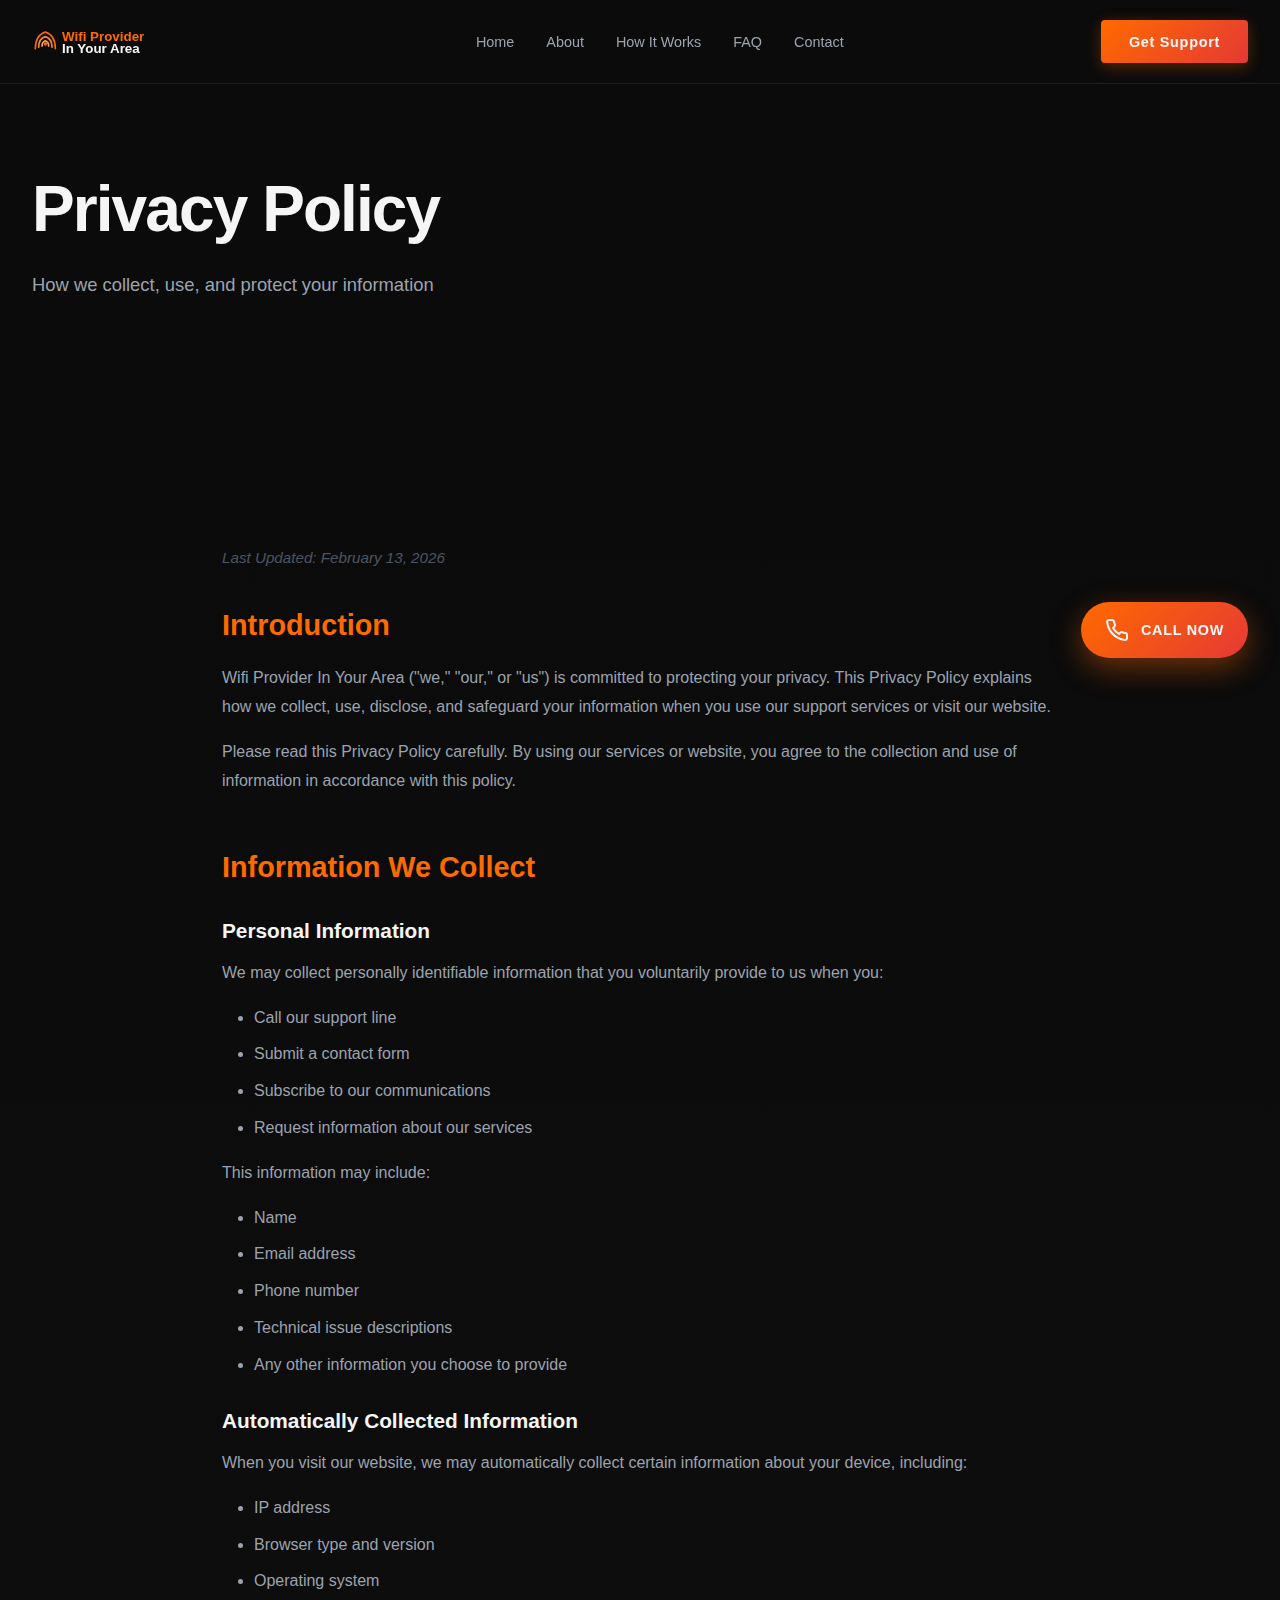
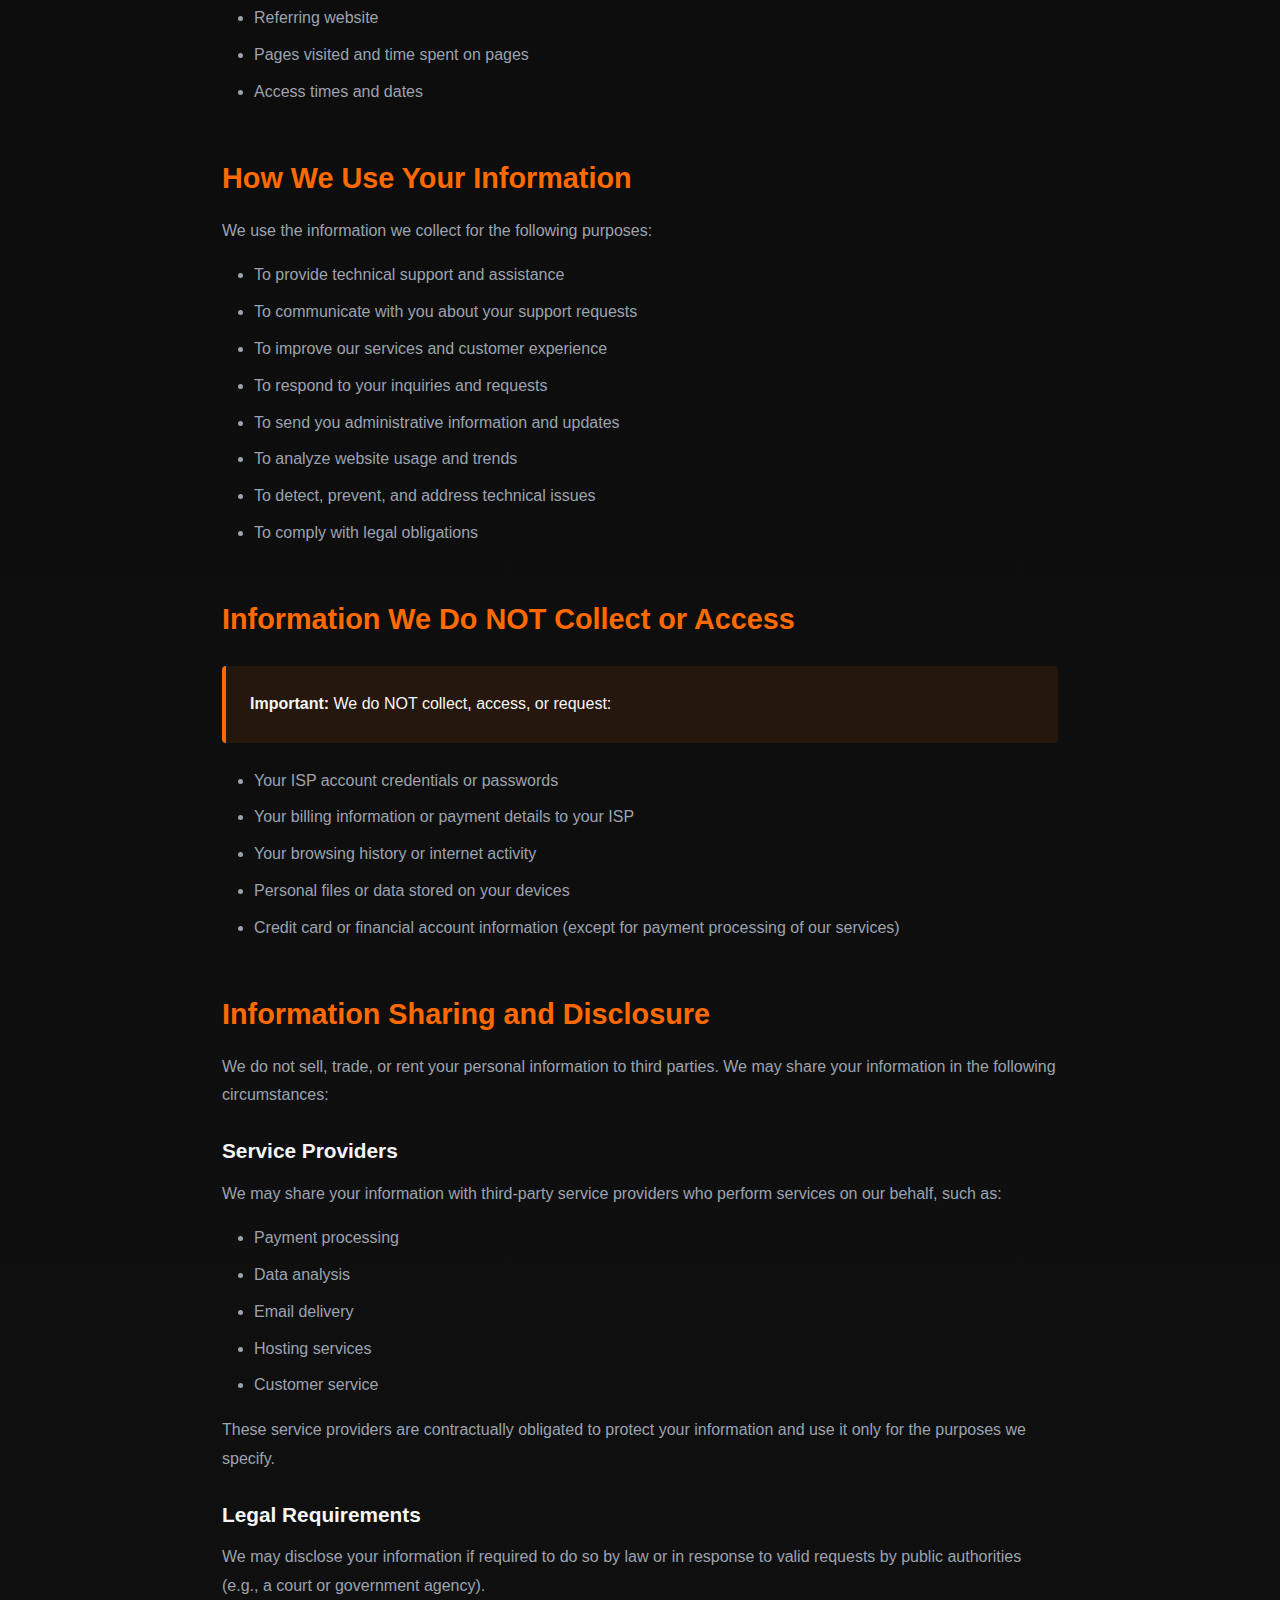
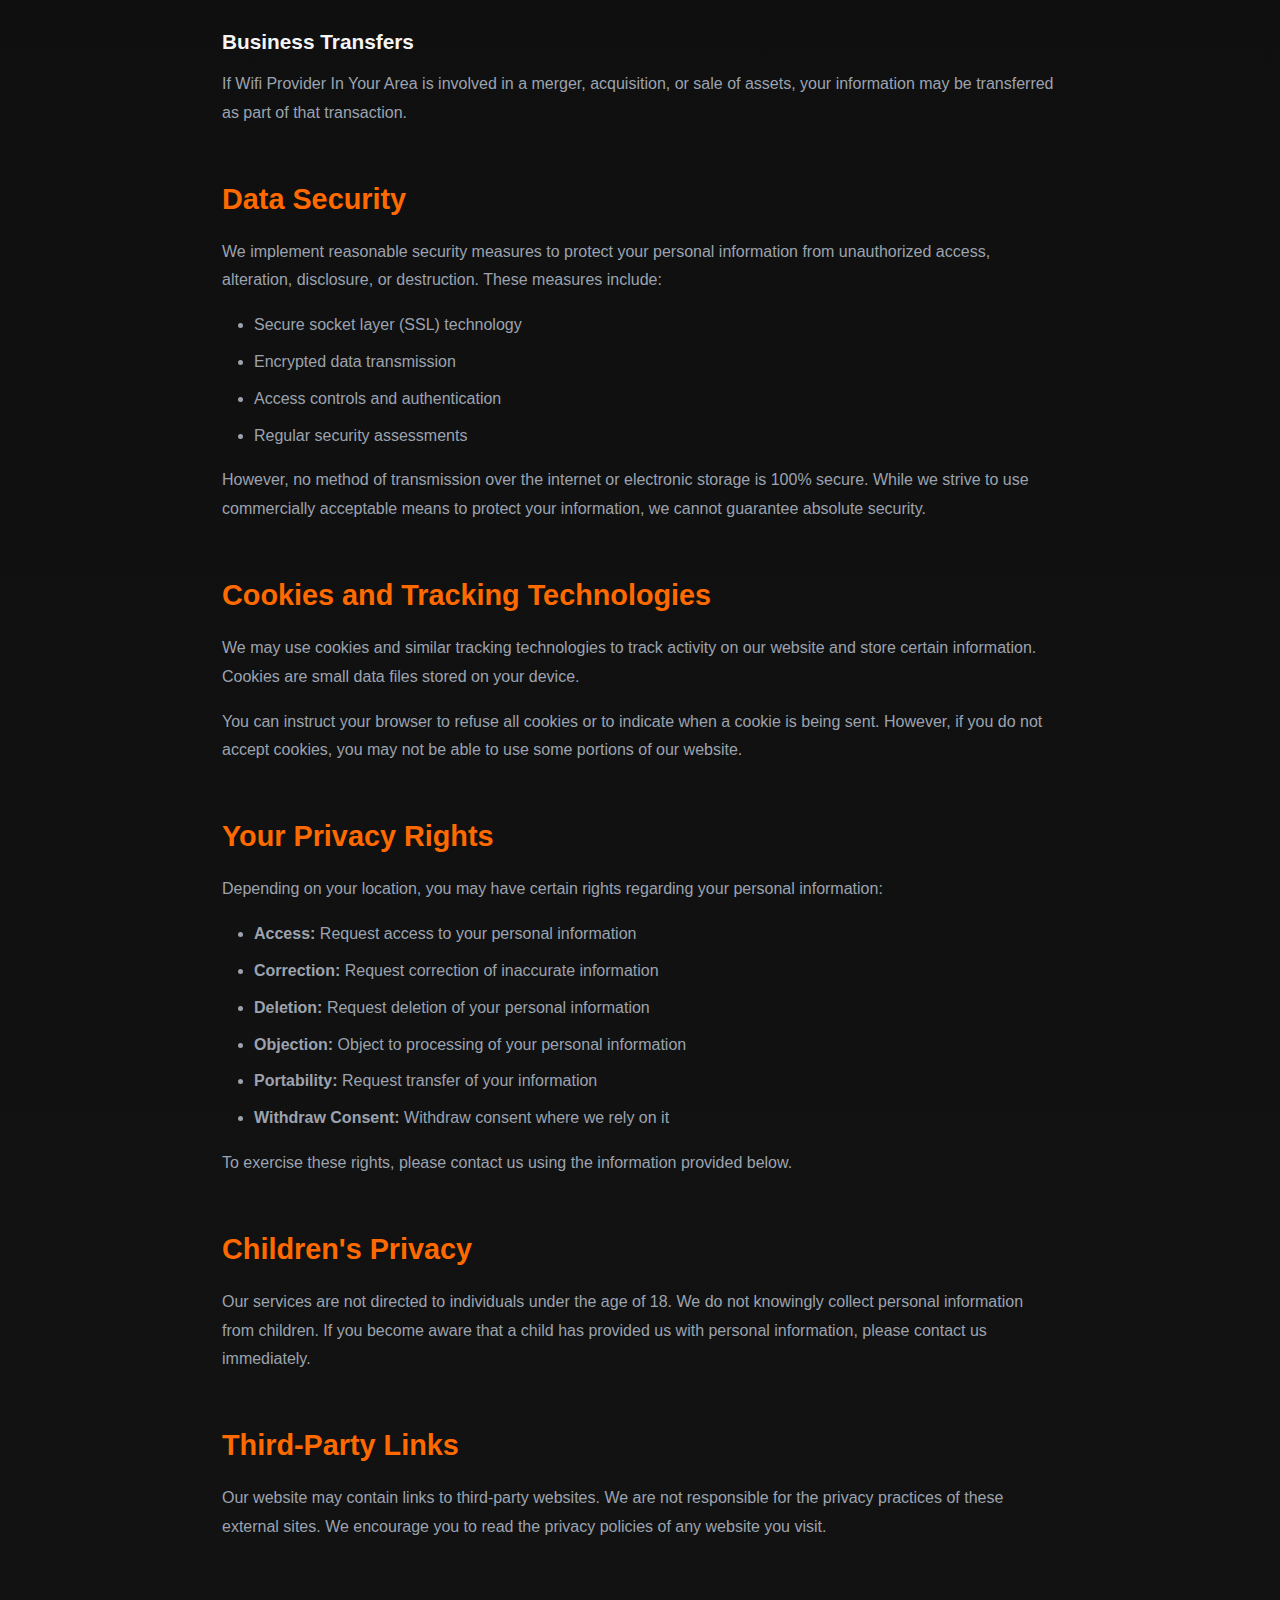
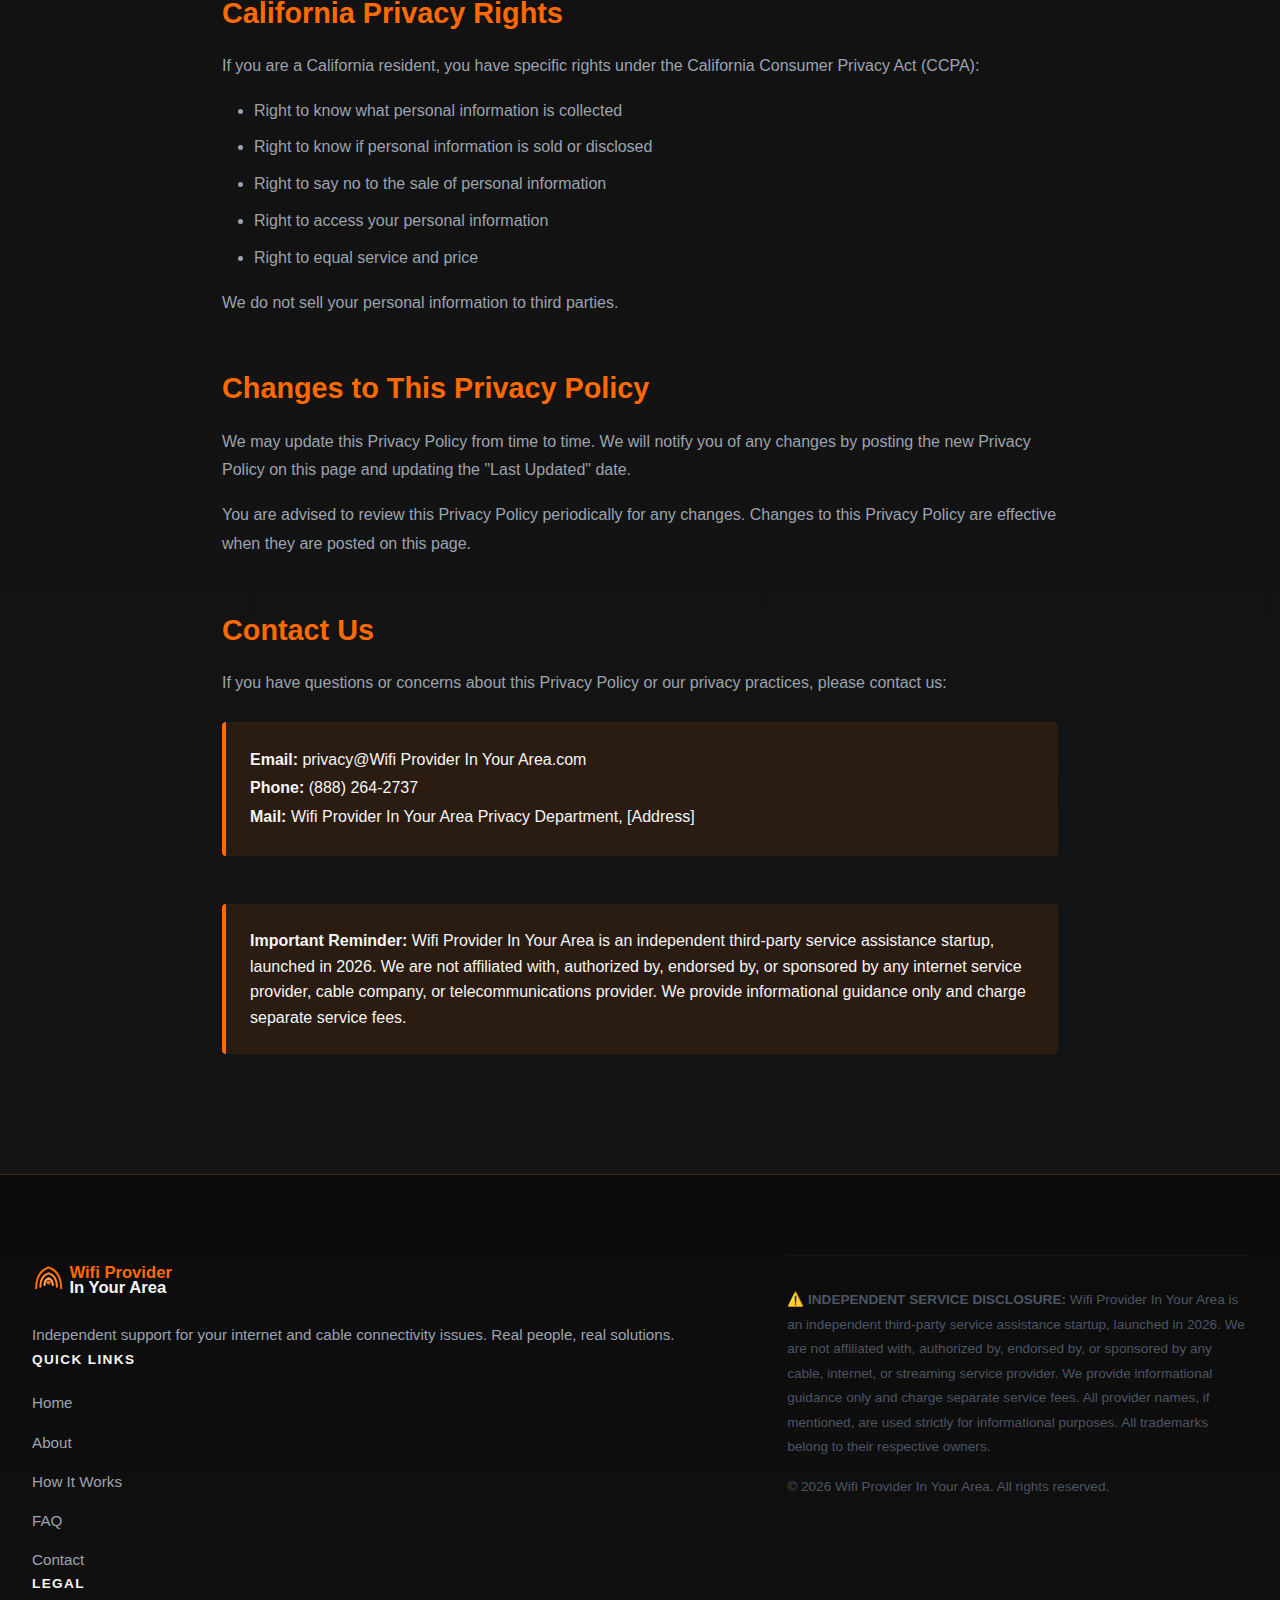
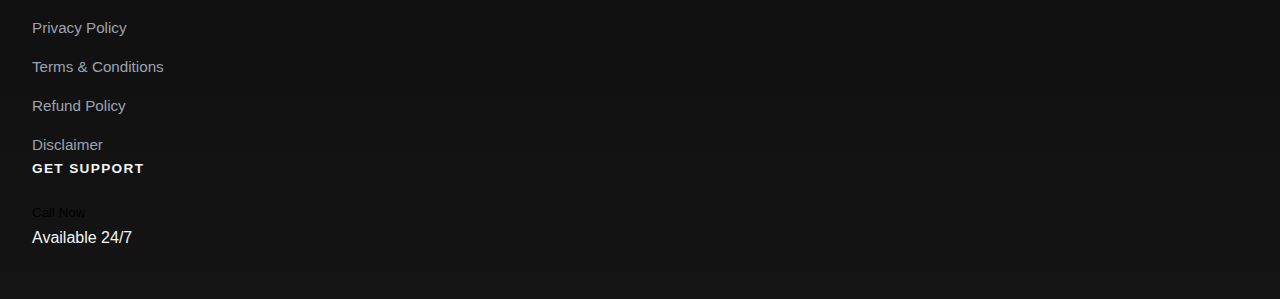
<file: privacy.html>
<!DOCTYPE html>
<html lang="en">
<head>
    <meta charset="UTF-8">
    <meta name="viewport" content="width=device-width, initial-scale=1.0">
    <title>Privacy Policy - Wifi Provider In Your Area</title>
    <meta name="description" content="Learn how Wifi Provider In Your Area collects, uses, and protects your personal information.">
    <link rel="icon" type="image/svg+xml" href="favicon.svg">
    <link rel="icon" type="image/png" sizes="32x32" href="favicon.svg">
    <link rel="stylesheet" href="styles.css">
    <style>
        .legal-content {
            max-width: 900px;
            margin: 0 auto;
            padding: 0 2rem;
        }

        .legal-section {
            margin-bottom: 3rem;
        }

        .legal-section h2 {
            font-size: 1.8rem;
            font-weight: 700;
            color: var(--color-orange);
            margin-bottom: 1rem;
        }

        .legal-section h3 {
            font-size: 1.3rem;
            font-weight: 600;
            color: var(--color-white);
            margin-top: 1.5rem;
            margin-bottom: 0.75rem;
        }

        .legal-section p {
            font-size: 1rem;
            color: var(--color-grey);
            line-height: 1.8;
            margin-bottom: 1rem;
        }

        .legal-section ul {
            list-style-type: disc;
            margin-left: 2rem;
            margin-bottom: 1rem;
        }

        .legal-section li {
            font-size: 1rem;
            color: var(--color-grey);
            line-height: 1.8;
            margin-bottom: 0.5rem;
        }

        .last-updated {
            font-size: 0.95rem;
            color: var(--color-grey-dark);
            font-style: italic;
            margin-bottom: 2rem;
        }

        .highlight-box {
            padding: 1.5rem;
            background-color: rgba(255, 106, 0, 0.1);
            border-left: 4px solid var(--color-orange);
            border-radius: 4px;
            margin: 1.5rem 0;
        }

        .highlight-box p {
            margin-bottom: 0;
            color: var(--color-white);
        }
    </style>
</head>
<body>
    <!-- Sticky Call Button -->
    <div class="sticky-call-btn">
        <button class="call-icon-btn" onclick="openCallModal()">
            <svg width="24" height="24" viewBox="0 0 24 24" fill="none" stroke="currentColor" stroke-width="2">
                <path d="M22 16.92v3a2 2 0 0 1-2.18 2 19.79 19.79 0 0 1-8.63-3.07 19.5 19.5 0 0 1-6-6 19.79 19.79 0 0 1-3.07-8.67A2 2 0 0 1 4.11 2h3a2 2 0 0 1 2 1.72 12.84 12.84 0 0 0 .7 2.81 2 2 0 0 1-.45 2.11L8.09 9.91a16 16 0 0 0 6 6l1.27-1.27a2 2 0 0 1 2.11-.45 12.84 12.84 0 0 0 2.81.7A2 2 0 0 1 22 16.92z"></path>
            </svg>
            <span>CALL NOW</span>
        </button>
    </div>

    <!-- Navigation -->
    <nav class="nav-bar">
        <div class="nav-container">
            <div class="nav-logo">
                <img src="logo.svg" alt="Wifi Provider In Your Area Logo" style="height: 40px; width: auto;">
            </div>
            <ul class="nav-menu">
                <li><a href="index.html" class="nav-link">Home</a></li>
                <li><a href="about.html" class="nav-link">About</a></li>
                <li><a href="how-it-works.html" class="nav-link">How It Works</a></li>
                <li><a href="faq.html" class="nav-link">FAQ</a></li>
                <li><a href="contact.html" class="nav-link">Contact</a></li>
            </ul>
            <button class="nav-cta" onclick="openCallModal()">Get Support</button>
            <button class="mobile-menu-toggle" onclick="toggleMobileMenu()">
                <span></span>
                <span></span>
                <span></span>
            </button>
        </div>
    </nav>

    <!-- Page Header -->
    <section class="hero-section" style="min-height: 50vh;">
        <div class="hero-container">
            <div class="hero-content">
                <h1 class="hero-headline" style="font-size: clamp(2.5rem, 6vw, 4rem);">
                    <span class="headline-line">Privacy Policy</span>
                </h1>
                <p class="hero-subtext">How we collect, use, and protect your information</p>
            </div>
        </div>
    </section>

    <!-- Legal Content -->
    <section class="assistance-section">
        <div class="legal-content">
            <p class="last-updated">Last Updated: February 13, 2026</p>

            <div class="legal-section">
                <h2>Introduction</h2>
                <p>Wifi Provider In Your Area ("we," "our," or "us") is committed to protecting your privacy. This Privacy Policy explains how we collect, use, disclose, and safeguard your information when you use our support services or visit our website.</p>
                <p>Please read this Privacy Policy carefully. By using our services or website, you agree to the collection and use of information in accordance with this policy.</p>
            </div>

            <div class="legal-section">
                <h2>Information We Collect</h2>
                
                <h3>Personal Information</h3>
                <p>We may collect personally identifiable information that you voluntarily provide to us when you:</p>
                <ul>
                    <li>Call our support line</li>
                    <li>Submit a contact form</li>
                    <li>Subscribe to our communications</li>
                    <li>Request information about our services</li>
                </ul>
                <p>This information may include:</p>
                <ul>
                    <li>Name</li>
                    <li>Email address</li>
                    <li>Phone number</li>
                    <li>Technical issue descriptions</li>
                    <li>Any other information you choose to provide</li>
                </ul>

                <h3>Automatically Collected Information</h3>
                <p>When you visit our website, we may automatically collect certain information about your device, including:</p>
                <ul>
                    <li>IP address</li>
                    <li>Browser type and version</li>
                    <li>Operating system</li>
                    <li>Referring website</li>
                    <li>Pages visited and time spent on pages</li>
                    <li>Access times and dates</li>
                </ul>
            </div>

            <div class="legal-section">
                <h2>How We Use Your Information</h2>
                <p>We use the information we collect for the following purposes:</p>
                <ul>
                    <li>To provide technical support and assistance</li>
                    <li>To communicate with you about your support requests</li>
                    <li>To improve our services and customer experience</li>
                    <li>To respond to your inquiries and requests</li>
                    <li>To send you administrative information and updates</li>
                    <li>To analyze website usage and trends</li>
                    <li>To detect, prevent, and address technical issues</li>
                    <li>To comply with legal obligations</li>
                </ul>
            </div>

            <div class="legal-section">
                <h2>Information We Do NOT Collect or Access</h2>
                <div class="highlight-box">
                    <p><strong>Important:</strong> We do NOT collect, access, or request:</p>
                </div>
                <ul>
                    <li>Your ISP account credentials or passwords</li>
                    <li>Your billing information or payment details to your ISP</li>
                    <li>Your browsing history or internet activity</li>
                    <li>Personal files or data stored on your devices</li>
                    <li>Credit card or financial account information (except for payment processing of our services)</li>
                </ul>
            </div>

            <div class="legal-section">
                <h2>Information Sharing and Disclosure</h2>
                <p>We do not sell, trade, or rent your personal information to third parties. We may share your information in the following circumstances:</p>
                
                <h3>Service Providers</h3>
                <p>We may share your information with third-party service providers who perform services on our behalf, such as:</p>
                <ul>
                    <li>Payment processing</li>
                    <li>Data analysis</li>
                    <li>Email delivery</li>
                    <li>Hosting services</li>
                    <li>Customer service</li>
                </ul>
                <p>These service providers are contractually obligated to protect your information and use it only for the purposes we specify.</p>

                <h3>Legal Requirements</h3>
                <p>We may disclose your information if required to do so by law or in response to valid requests by public authorities (e.g., a court or government agency).</p>

                <h3>Business Transfers</h3>
                <p>If Wifi Provider In Your Area is involved in a merger, acquisition, or sale of assets, your information may be transferred as part of that transaction.</p>
            </div>

            <div class="legal-section">
                <h2>Data Security</h2>
                <p>We implement reasonable security measures to protect your personal information from unauthorized access, alteration, disclosure, or destruction. These measures include:</p>
                <ul>
                    <li>Secure socket layer (SSL) technology</li>
                    <li>Encrypted data transmission</li>
                    <li>Access controls and authentication</li>
                    <li>Regular security assessments</li>
                </ul>
                <p>However, no method of transmission over the internet or electronic storage is 100% secure. While we strive to use commercially acceptable means to protect your information, we cannot guarantee absolute security.</p>
            </div>

            <div class="legal-section">
                <h2>Cookies and Tracking Technologies</h2>
                <p>We may use cookies and similar tracking technologies to track activity on our website and store certain information. Cookies are small data files stored on your device.</p>
                <p>You can instruct your browser to refuse all cookies or to indicate when a cookie is being sent. However, if you do not accept cookies, you may not be able to use some portions of our website.</p>
            </div>

            <div class="legal-section">
                <h2>Your Privacy Rights</h2>
                <p>Depending on your location, you may have certain rights regarding your personal information:</p>
                <ul>
                    <li><strong>Access:</strong> Request access to your personal information</li>
                    <li><strong>Correction:</strong> Request correction of inaccurate information</li>
                    <li><strong>Deletion:</strong> Request deletion of your personal information</li>
                    <li><strong>Objection:</strong> Object to processing of your personal information</li>
                    <li><strong>Portability:</strong> Request transfer of your information</li>
                    <li><strong>Withdraw Consent:</strong> Withdraw consent where we rely on it</li>
                </ul>
                <p>To exercise these rights, please contact us using the information provided below.</p>
            </div>

            <div class="legal-section">
                <h2>Children's Privacy</h2>
                <p>Our services are not directed to individuals under the age of 18. We do not knowingly collect personal information from children. If you become aware that a child has provided us with personal information, please contact us immediately.</p>
            </div>

            <div class="legal-section">
                <h2>Third-Party Links</h2>
                <p>Our website may contain links to third-party websites. We are not responsible for the privacy practices of these external sites. We encourage you to read the privacy policies of any website you visit.</p>
            </div>

            <div class="legal-section">
                <h2>California Privacy Rights</h2>
                <p>If you are a California resident, you have specific rights under the California Consumer Privacy Act (CCPA):</p>
                <ul>
                    <li>Right to know what personal information is collected</li>
                    <li>Right to know if personal information is sold or disclosed</li>
                    <li>Right to say no to the sale of personal information</li>
                    <li>Right to access your personal information</li>
                    <li>Right to equal service and price</li>
                </ul>
                <p>We do not sell your personal information to third parties.</p>
            </div>

            <div class="legal-section">
                <h2>Changes to This Privacy Policy</h2>
                <p>We may update this Privacy Policy from time to time. We will notify you of any changes by posting the new Privacy Policy on this page and updating the "Last Updated" date.</p>
                <p>You are advised to review this Privacy Policy periodically for any changes. Changes to this Privacy Policy are effective when they are posted on this page.</p>
            </div>

            <div class="legal-section">
                <h2>Contact Us</h2>
                <p>If you have questions or concerns about this Privacy Policy or our privacy practices, please contact us:</p>
                <div class="highlight-box">
                    <p><strong>Email:</strong> privacy@Wifi Provider In Your Area.com</p>
                    <p><strong>Phone:</strong> (888) 264-2737</p>
                    <p><strong>Mail:</strong> Wifi Provider In Your Area Privacy Department, [Address]</p>
                </div>
            </div>

            <div class="highlight-box" style="margin-top: 3rem;">
                <p><strong>Important Reminder:</strong> Wifi Provider In Your Area is an independent third-party service assistance startup, launched in 2026. We are not affiliated with, authorized by, endorsed by, or sponsored by any internet service provider, cable company, or telecommunications provider. We provide informational guidance only and charge separate service fees.</p>
            </div>
        </div>
    </section>

    <!-- Footer -->
    <footer class="footer">
        <div class="footer-container">
            <div class="footer-grid">
                <div class="footer-col">
                    <img src="logo.svg" alt="Wifi Provider In Your Area Logo" style="height: 50px; width: auto; margin-bottom: 1rem;">
                    <p class="footer-description">Independent support for your internet and cable connectivity issues. Real people, real solutions.</p>
                </div>
                <div class="footer-col">
                    <h4 class="footer-title">Quick Links</h4>
                    <ul class="footer-links">
                        <li><a href="index.html">Home</a></li>
                        <li><a href="about.html">About</a></li>
                        <li><a href="how-it-works.html">How It Works</a></li>
                        <li><a href="faq.html">FAQ</a></li>
                        <li><a href="contact.html">Contact</a></li>
                    </ul>
                </div>
                <div class="footer-col">
                    <h4 class="footer-title">Legal</h4>
                    <ul class="footer-links">
                        <li><a href="privacy.html">Privacy Policy</a></li>
                        <li><a href="terms.html">Terms & Conditions</a></li>
                        <li><a href="refund.html">Refund Policy</a></li>
                        <li><a href="disclaimer.html">Disclaimer</a></li>
                    </ul>
                </div>
                <div class="footer-col">
                    <h4 class="footer-title">Get Support</h4>
                    <button class="footer-cta" onclick="openCallModal()">Call Now</button>
                    <p class="footer-hours">Available 24/7</p>
                </div>
            </div>
            <div class="footer-bottom">
                <p class="footer-compliance"><strong>⚠️ INDEPENDENT SERVICE DISCLOSURE:</strong> Wifi Provider In Your Area is an independent third-party service assistance startup, launched in 2026. We are not affiliated with, authorized by, endorsed by, or sponsored by any cable, internet, or streaming service provider. We provide informational guidance only and charge separate service fees. All provider names, if mentioned, are used strictly for informational purposes. All trademarks belong to their respective owners.</p>
                <p class="footer-copyright">© 2026 Wifi Provider In Your Area. All rights reserved.</p>
            </div>
        </div>
    </footer>

    <!-- Call Modal -->
    <div id="callModal" class="modal">
        <div class="modal-overlay" onclick="closeCallModal()"></div>
        <div class="modal-content">
            <button class="modal-close" onclick="closeCallModal()">
                <svg width="24" height="24" viewBox="0 0 24 24" fill="none" stroke="currentColor" stroke-width="2">
                    <line x1="18" y1="6" x2="6" y2="18"></line>
                    <line x1="6" y1="6" x2="18" y2="18"></line>
                </svg>
            </button>
            <div class="modal-header">
                <div class="modal-icon">
                    <svg width="48" height="48" viewBox="0 0 24 24" fill="none" stroke="currentColor" stroke-width="2">
                        <path d="M22 16.92v3a2 2 0 0 1-2.18 2 19.79 19.79 0 0 1-8.63-3.07 19.5 19.5 0 0 1-6-6 19.79 19.79 0 0 1-3.07-8.67A2 2 0 0 1 4.11 2h3a2 2 0 0 1 2 1.72 12.84 12.84 0 0 0 .7 2.81 2 2 0 0 1-.45 2.11L8.09 9.91a16 16 0 0 0 6 6l1.27-1.27a2 2 0 0 1 2.11-.45 12.84 12.84 0 0 0 2.81.7A2 2 0 0 1 22 16.92z"></path>
                    </svg>
                </div>
                <h3 class="modal-title">Get Support Now</h3>
                <p class="modal-subtitle">Call to speak with a support specialist</p>
            </div>
            <div class="modal-body">
                <a href="tel:+18882642737" class="modal-phone">(888) 264-2737</a>
                <p class="modal-info">Available 24/7 • Average wait time: Under 2 minutes</p>
                <div class="modal-features">
                    <div class="feature-item">
                        <svg width="20" height="20" viewBox="0 0 24 24" fill="none" stroke="currentColor" stroke-width="2">
                            <polyline points="20 6 9 17 4 12"></polyline>
                        </svg>
                        <span>No automated menus</span>
                    </div>
                    <div class="feature-item">
                        <svg width="20" height="20" viewBox="0 0 24 24" fill="none" stroke="currentColor" stroke-width="2">
                            <polyline points="20 6 9 17 4 12"></polyline>
                        </svg>
                        <span>Real support agents</span>
                    </div>
                    <div class="feature-item">
                        <svg width="20" height="20" viewBox="0 0 24 24" fill="none" stroke="currentColor" stroke-width="2">
                            <polyline points="20 6 9 17 4 12"></polyline>
                        </svg>
                        <span>Fast resolution guidance</span>
                    </div>
                </div>
            </div>
            <div class="modal-footer">
                <p class="modal-disclaimer">Independent third-party assistance • Not affiliated with ISPs</p>
            </div>
        </div>
    </div>

    <!-- Mobile Bottom Sticky Call Bar -->
    <div class="mobile-call-bar">
        <button class="mobile-call-btn" onclick="openCallModal()">
            <svg width="20" height="20" viewBox="0 0 24 24" fill="none" stroke="currentColor" stroke-width="2">
                <path d="M22 16.92v3a2 2 0 0 1-2.18 2 19.79 19.79 0 0 1-8.63-3.07 19.5 19.5 0 0 1-6-6 19.79 19.79 0 0 1-3.07-8.67A2 2 0 0 1 4.11 2h3a2 2 0 0 1 2 1.72 12.84 12.84 0 0 0 .7 2.81 2 2 0 0 1-.45 2.11L8.09 9.91a16 16 0 0 0 6 6l1.27-1.27a2 2 0 0 1 2.11-.45 12.84 12.84 0 0 0 2.81.7A2 2 0 0 1 22 16.92z"></path>
            </svg>
            <span>TAP TO CALL NOW</span>
        </button>
    </div>

    <script src="script.js"></script>
</body>
</html>
</file>
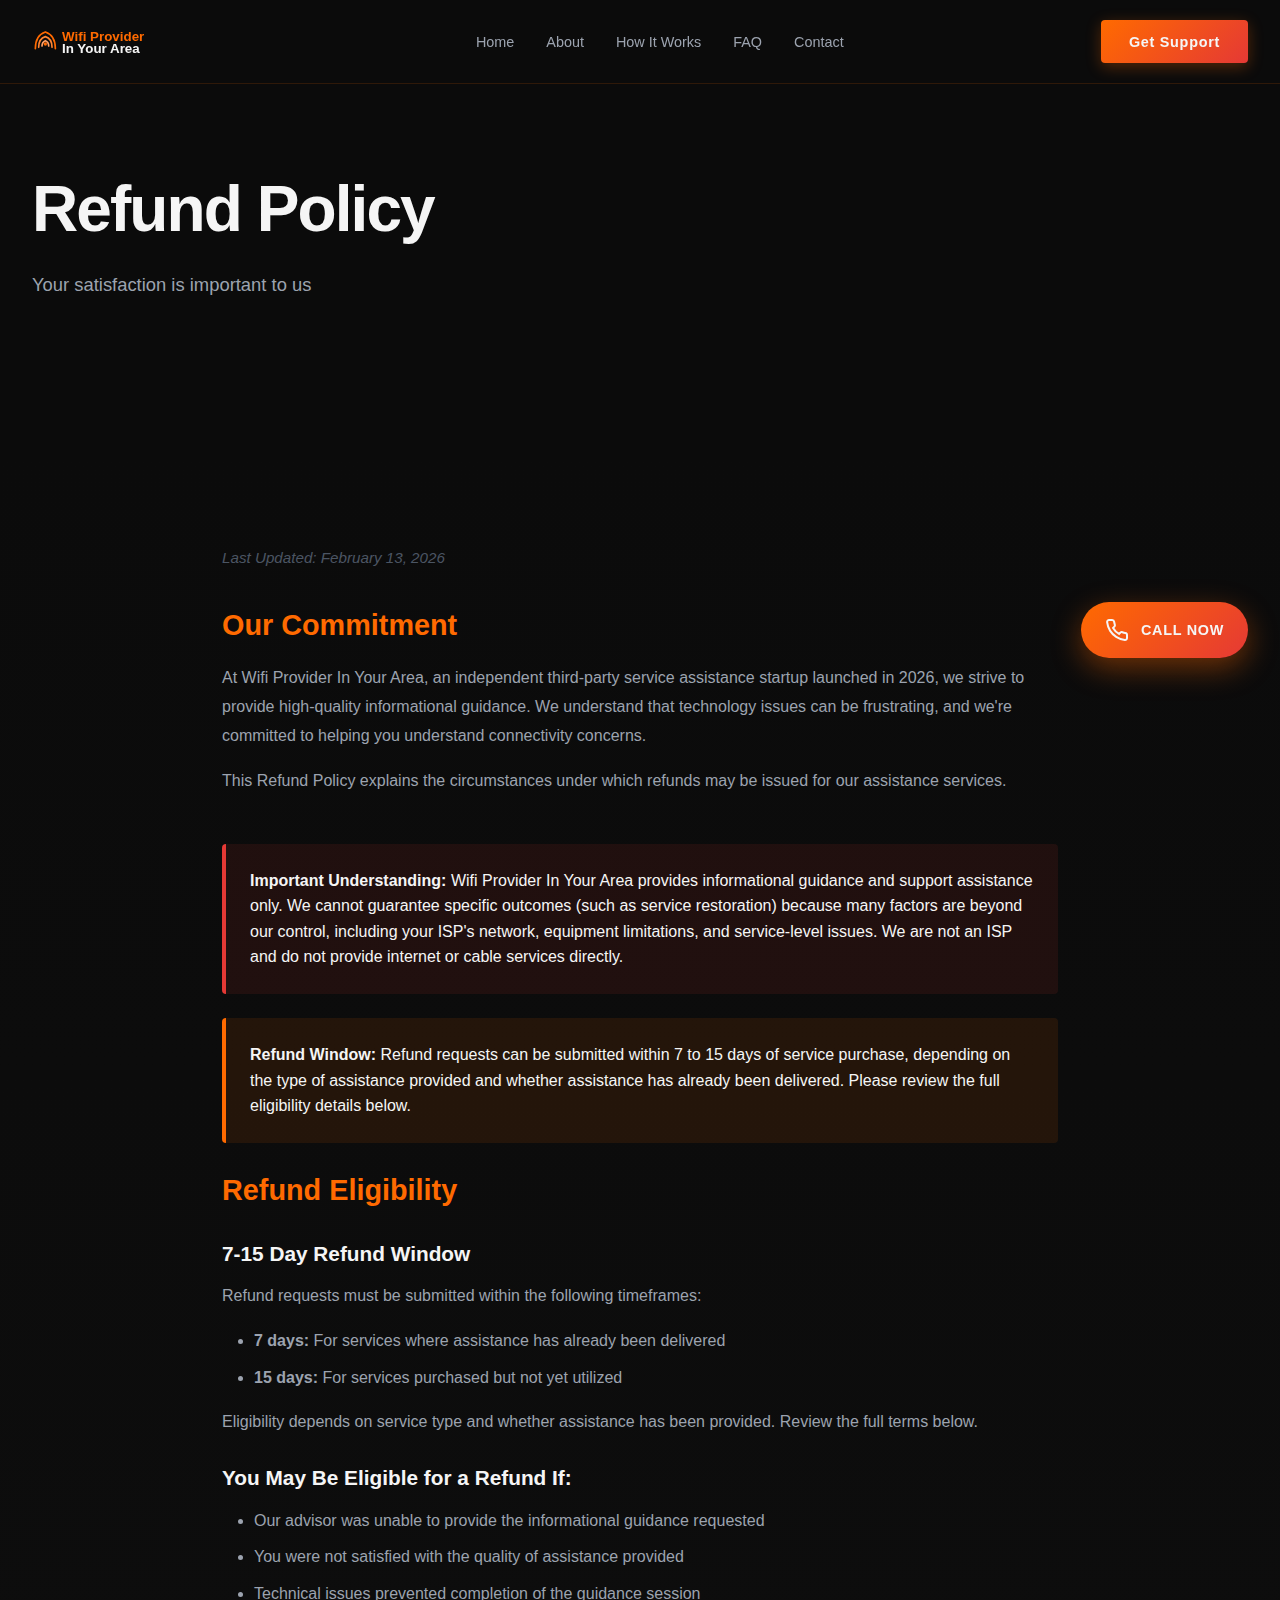
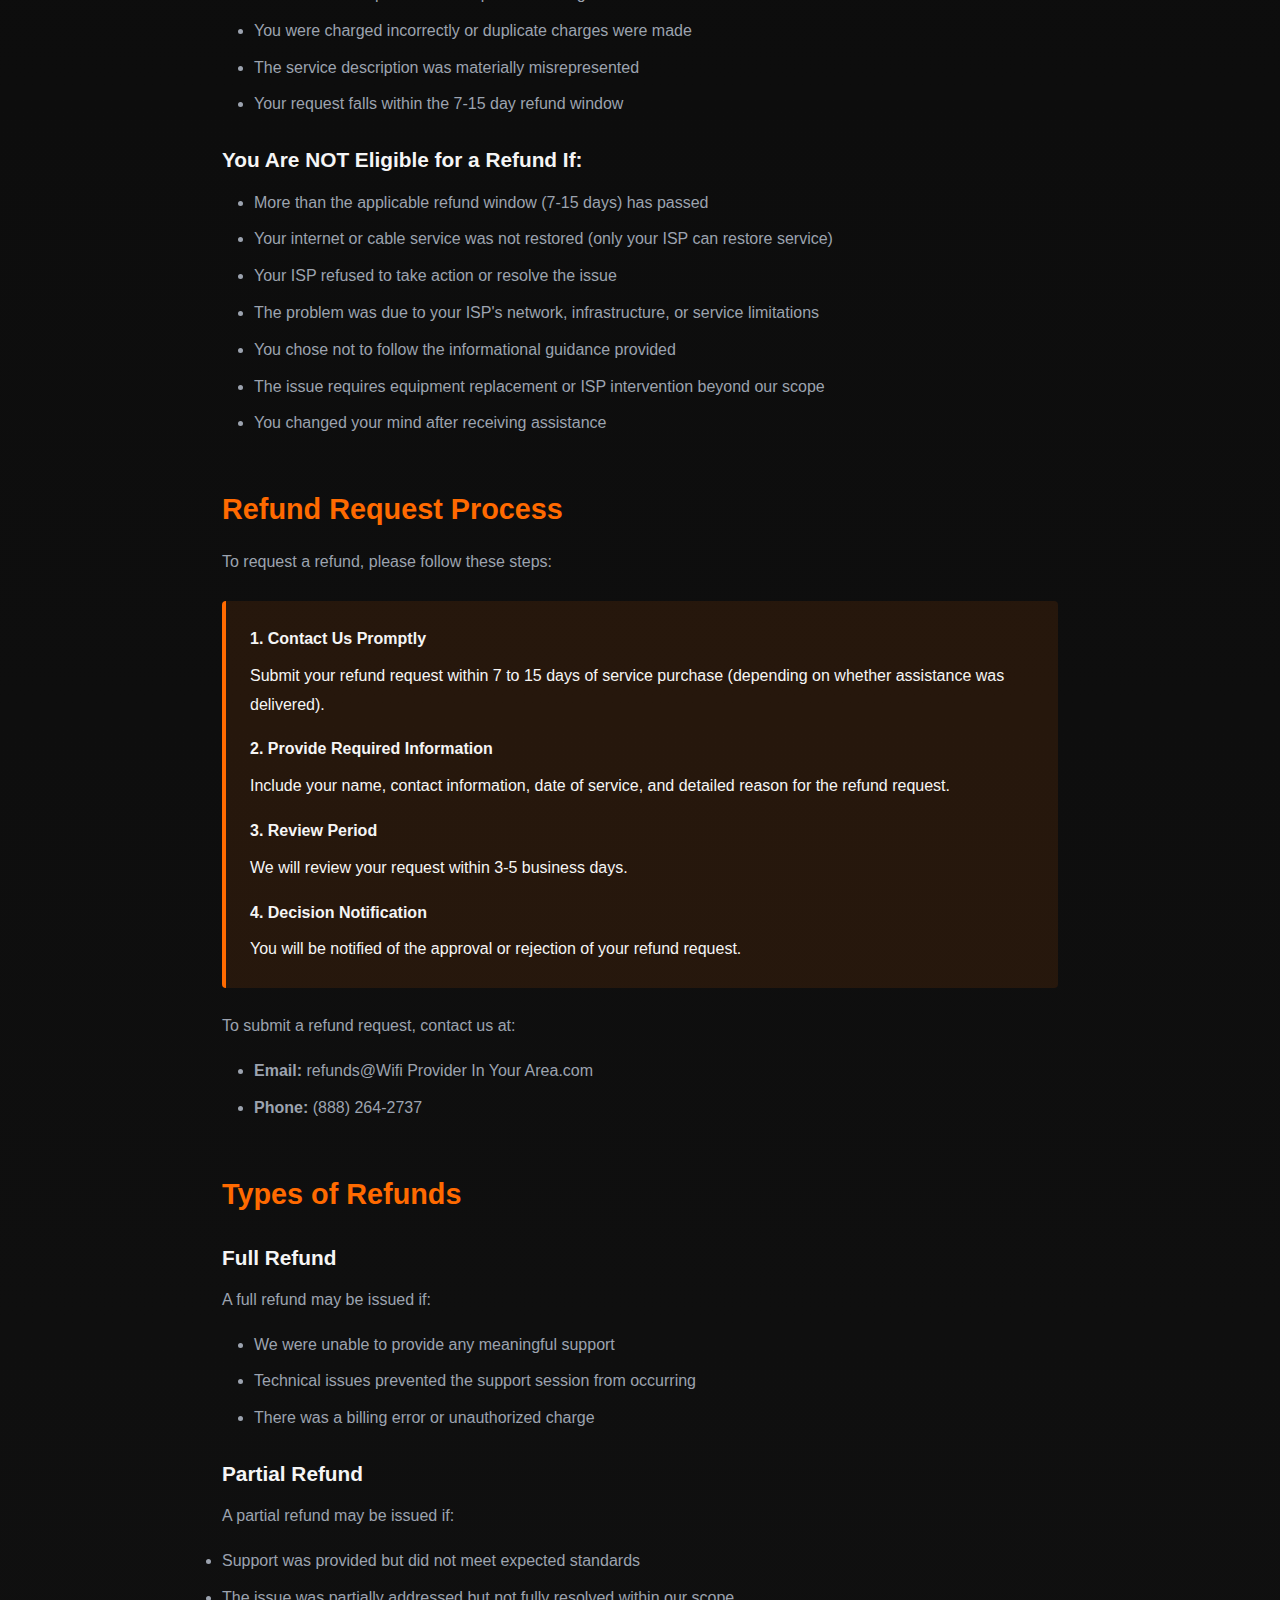
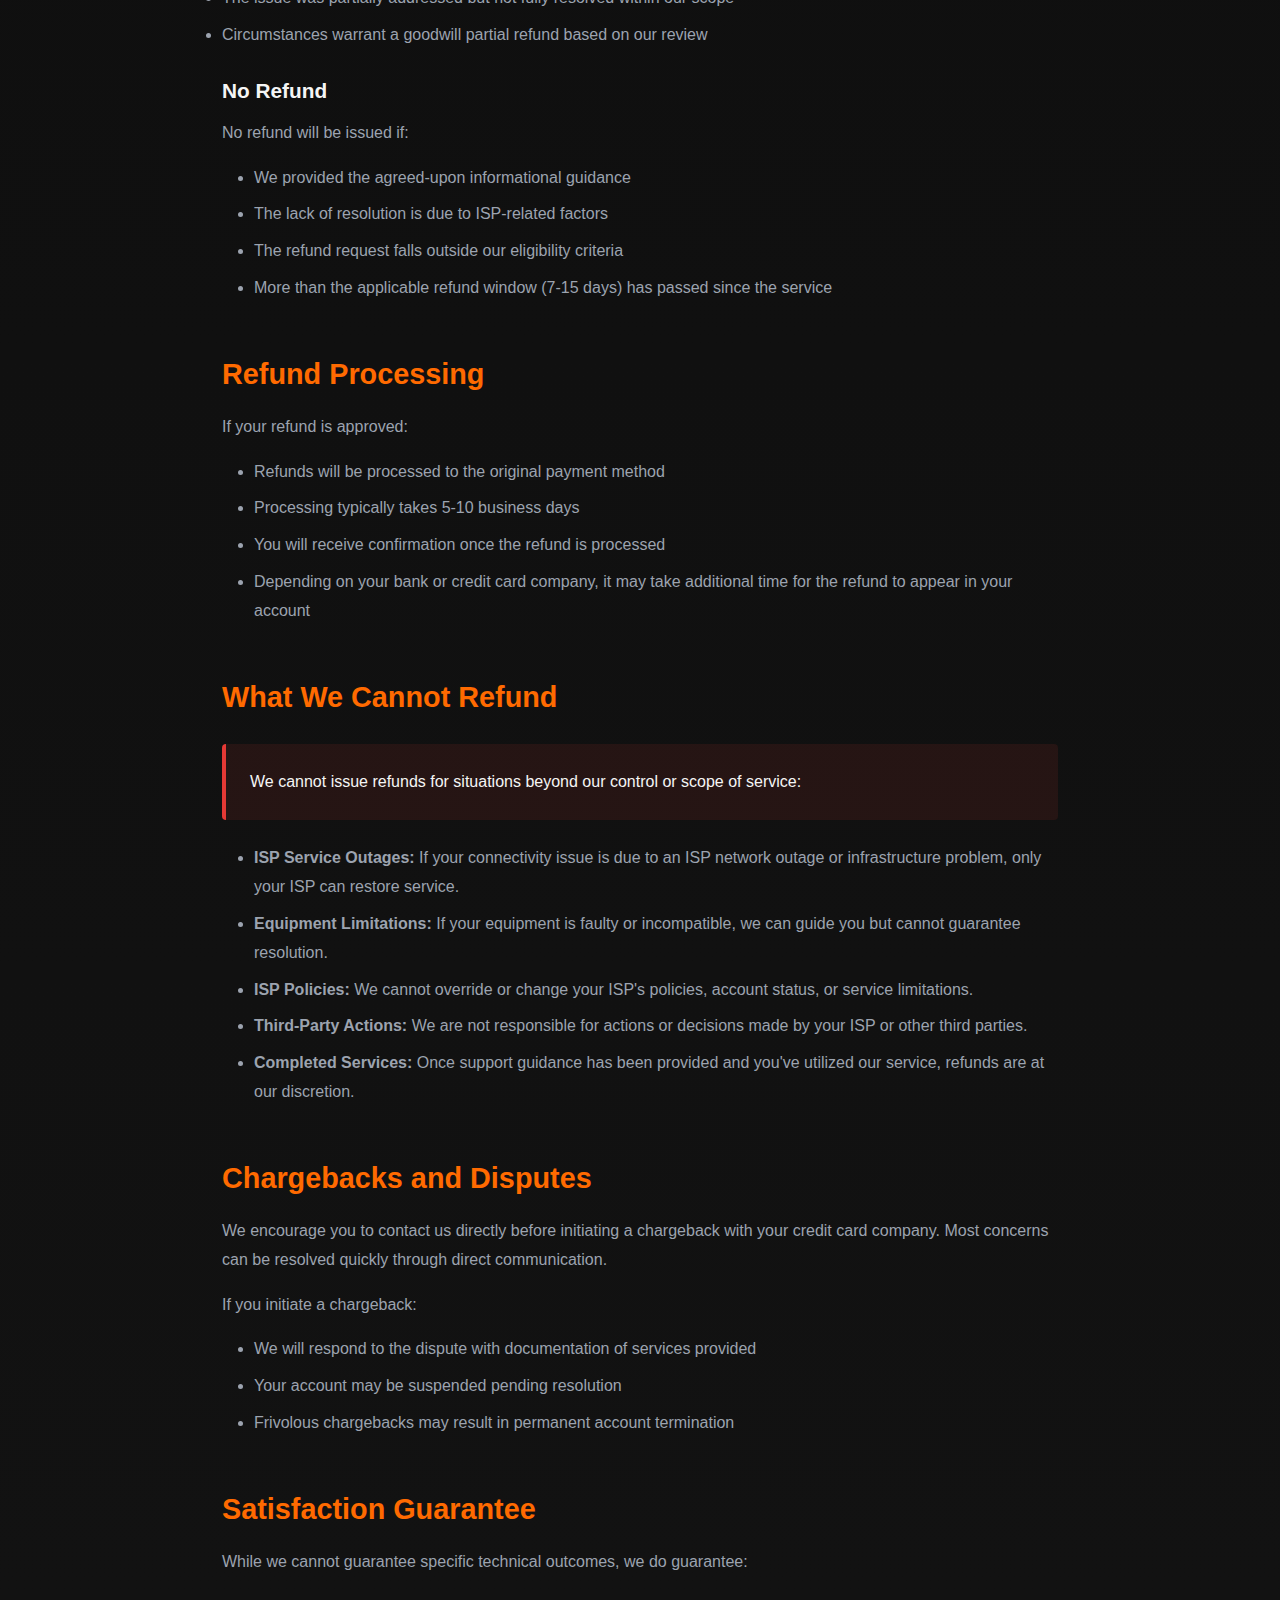
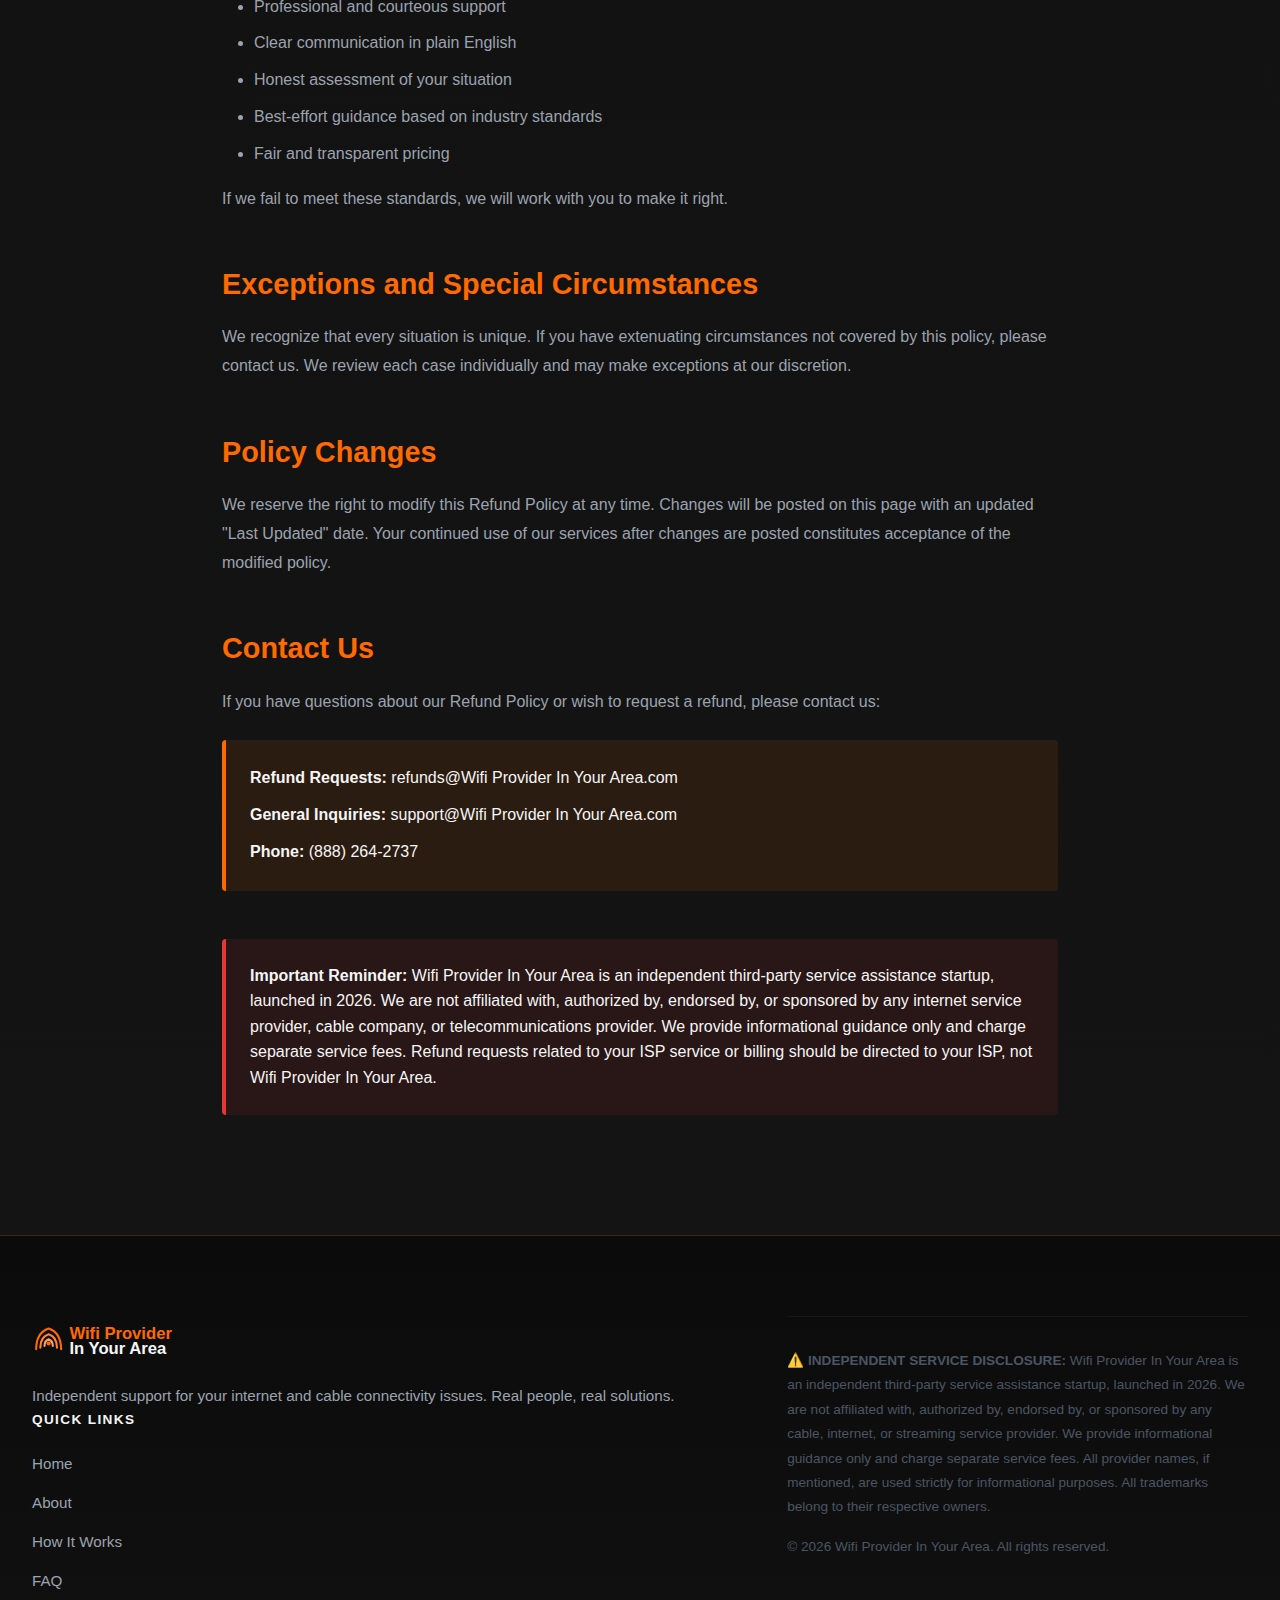
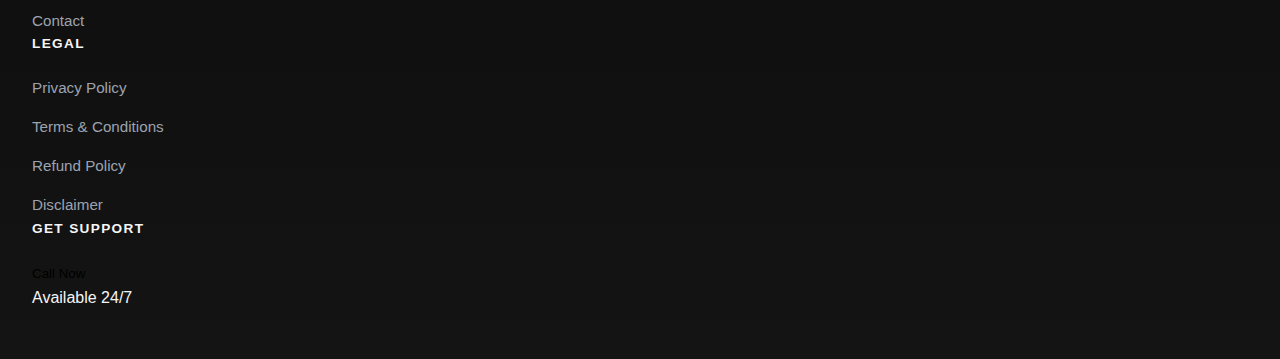
<file: refund.html>
<!DOCTYPE html>
<html lang="en">
<head>
    <meta charset="UTF-8">
    <meta name="viewport" content="width=device-width, initial-scale=1.0">
    <title>Refund Policy - Wifi Provider In Your Area</title>
    <meta name="description" content="Learn about Wifi Provider In Your Area's refund policy for support services.">
    <link rel="icon" type="image/svg+xml" href="favicon.svg">
    <link rel="icon" type="image/png" sizes="32x32" href="favicon.svg">
    <link rel="stylesheet" href="styles.css">
    <style>
        .legal-content {
            max-width: 900px;
            margin: 0 auto;
            padding: 0 2rem;
        }

        .legal-section {
            margin-bottom: 3rem;
        }

        .legal-section h2 {
            font-size: 1.8rem;
            font-weight: 700;
            color: var(--color-orange);
            margin-bottom: 1rem;
        }

        .legal-section h3 {
            font-size: 1.3rem;
            font-weight: 600;
            color: var(--color-white);
            margin-top: 1.5rem;
            margin-bottom: 0.75rem;
        }

        .legal-section p {
            font-size: 1rem;
            color: var(--color-grey);
            line-height: 1.8;
            margin-bottom: 1rem;
        }

        .legal-section ul {
            list-style-type: disc;
            margin-left: 2rem;
            margin-bottom: 1rem;
        }

        .legal-section li {
            font-size: 1rem;
            color: var(--color-grey);
            line-height: 1.8;
            margin-bottom: 0.5rem;
        }

        .last-updated {
            font-size: 0.95rem;
            color: var(--color-grey-dark);
            font-style: italic;
            margin-bottom: 2rem;
        }

        .highlight-box {
            padding: 1.5rem;
            background-color: rgba(255, 106, 0, 0.1);
            border-left: 4px solid var(--color-orange);
            border-radius: 4px;
            margin: 1.5rem 0;
        }

        .highlight-box p {
            margin-bottom: 0.5rem;
            color: var(--color-white);
        }

        .highlight-box p:last-child {
            margin-bottom: 0;
        }

        .warning-box {
            padding: 1.5rem;
            background-color: rgba(229, 57, 53, 0.1);
            border-left: 4px solid var(--color-red);
            border-radius: 4px;
            margin: 1.5rem 0;
        }

        .warning-box p {
            margin-bottom: 0;
            color: var(--color-white);
        }
    </style>
</head>
<body>
    <!-- Sticky Call Button -->
    <div class="sticky-call-btn">
        <button class="call-icon-btn" onclick="openCallModal()">
            <svg width="24" height="24" viewBox="0 0 24 24" fill="none" stroke="currentColor" stroke-width="2">
                <path d="M22 16.92v3a2 2 0 0 1-2.18 2 19.79 19.79 0 0 1-8.63-3.07 19.5 19.5 0 0 1-6-6 19.79 19.79 0 0 1-3.07-8.67A2 2 0 0 1 4.11 2h3a2 2 0 0 1 2 1.72 12.84 12.84 0 0 0 .7 2.81 2 2 0 0 1-.45 2.11L8.09 9.91a16 16 0 0 0 6 6l1.27-1.27a2 2 0 0 1 2.11-.45 12.84 12.84 0 0 0 2.81.7A2 2 0 0 1 22 16.92z"></path>
            </svg>
            <span>CALL NOW</span>
        </button>
    </div>

    <!-- Navigation -->
    <nav class="nav-bar">
        <div class="nav-container">
            <div class="nav-logo">
                <img src="logo.svg" alt="Wifi Provider In Your Area Logo" style="height: 40px; width: auto;">
            </div>
            <ul class="nav-menu">
                <li><a href="index.html" class="nav-link">Home</a></li>
                <li><a href="about.html" class="nav-link">About</a></li>
                <li><a href="how-it-works.html" class="nav-link">How It Works</a></li>
                <li><a href="faq.html" class="nav-link">FAQ</a></li>
                <li><a href="contact.html" class="nav-link">Contact</a></li>
            </ul>
            <button class="nav-cta" onclick="openCallModal()">Get Support</button>
            <button class="mobile-menu-toggle" onclick="toggleMobileMenu()">
                <span></span>
                <span></span>
                <span></span>
            </button>
        </div>
    </nav>

    <!-- Page Header -->
    <section class="hero-section" style="min-height: 50vh;">
        <div class="hero-container">
            <div class="hero-content">
                <h1 class="hero-headline" style="font-size: clamp(2.5rem, 6vw, 4rem);">
                    <span class="headline-line">Refund Policy</span>
                </h1>
                <p class="hero-subtext">Your satisfaction is important to us</p>
            </div>
        </div>
    </section>

    <!-- Legal Content -->
    <section class="assistance-section">
        <div class="legal-content">
            <p class="last-updated">Last Updated: February 13, 2026</p>

            <div class="legal-section">
                <h2>Our Commitment</h2>
                <p>At Wifi Provider In Your Area, an independent third-party service assistance startup launched in 2026, we strive to provide high-quality informational guidance. We understand that technology issues can be frustrating, and we're committed to helping you understand connectivity concerns.</p>
                <p>This Refund Policy explains the circumstances under which refunds may be issued for our assistance services.</p>
            </div>

            <div class="warning-box">
                <p><strong>Important Understanding:</strong> Wifi Provider In Your Area provides informational guidance and support assistance only. We cannot guarantee specific outcomes (such as service restoration) because many factors are beyond our control, including your ISP's network, equipment limitations, and service-level issues. We are not an ISP and do not provide internet or cable services directly.</p>
            </div>

            <div class="highlight-box">
                <p><strong>Refund Window:</strong> Refund requests can be submitted within 7 to 15 days of service purchase, depending on the type of assistance provided and whether assistance has already been delivered. Please review the full eligibility details below.</p>
            </div>

            <div class="legal-section">
                <h2>Refund Eligibility</h2>
                
                <h3>7-15 Day Refund Window</h3>
                <p>Refund requests must be submitted within the following timeframes:</p>
                <ul>
                    <li><strong>7 days:</strong> For services where assistance has already been delivered</li>
                    <li><strong>15 days:</strong> For services purchased but not yet utilized</li>
                </ul>
                <p style="margin-top: 1rem;">Eligibility depends on service type and whether assistance has been provided. Review the full terms below.</p>
                
                <h3>You May Be Eligible for a Refund If:</h3>
                <ul>
                    <li>Our advisor was unable to provide the informational guidance requested</li>
                    <li>You were not satisfied with the quality of assistance provided</li>
                    <li>Technical issues prevented completion of the guidance session</li>
                    <li>You were charged incorrectly or duplicate charges were made</li>
                    <li>The service description was materially misrepresented</li>
                    <li>Your request falls within the 7-15 day refund window</li>
                </ul>

                <h3>You Are NOT Eligible for a Refund If:</h3>
                <ul>
                    <li>More than the applicable refund window (7-15 days) has passed</li>
                    <li>Your internet or cable service was not restored (only your ISP can restore service)</li>
                    <li>Your ISP refused to take action or resolve the issue</li>
                    <li>The problem was due to your ISP's network, infrastructure, or service limitations</li>
                    <li>You chose not to follow the informational guidance provided</li>
                    <li>The issue requires equipment replacement or ISP intervention beyond our scope</li>
                    <li>You changed your mind after receiving assistance</li>
                </ul>
            </div>

            <div class="legal-section">
                <h2>Refund Request Process</h2>
                <p>To request a refund, please follow these steps:</p>

                <div class="highlight-box">
                    <p><strong>1. Contact Us Promptly</strong></p>
                    <p>Submit your refund request within 7 to 15 days of service purchase (depending on whether assistance was delivered).</p>
                    <p style="margin-top: 1rem;"><strong>2. Provide Required Information</strong></p>
                    <p>Include your name, contact information, date of service, and detailed reason for the refund request.</p>
                    <p style="margin-top: 1rem;"><strong>3. Review Period</strong></p>
                    <p>We will review your request within 3-5 business days.</p>
                    <p style="margin-top: 1rem;"><strong>4. Decision Notification</strong></p>
                    <p>You will be notified of the approval or rejection of your refund request.</p>
                </div>

                <p style="margin-top: 1.5rem;">To submit a refund request, contact us at:</p>
                <ul>
                    <li><strong>Email:</strong> refunds@Wifi Provider In Your Area.com</li>
                    <li><strong>Phone:</strong> (888) 264-2737</li>
                </ul>
            </div>

            <div class="legal-section">
                <h2>Types of Refunds</h2>

                <h3>Full Refund</h3>
                <p>A full refund may be issued if:</p>
                <ul>
                    <li>We were unable to provide any meaningful support</li>
                    <li>Technical issues prevented the support session from occurring</li>
                    <li>There was a billing error or unauthorized charge</li>
                </ul>

                <h3>Partial Refund</h3>
                <p>A partial refund may be issued if:</p>
                    <li>Support was provided but did not meet expected standards</li>
                    <li>The issue was partially addressed but not fully resolved within our scope</li>
                    <li>Circumstances warrant a goodwill partial refund based on our review</li>
                </ul>

                <h3>No Refund</h3>
                <p>No refund will be issued if:</p>
                <ul>
                    <li>We provided the agreed-upon informational guidance</li>
                    <li>The lack of resolution is due to ISP-related factors</li>
                    <li>The refund request falls outside our eligibility criteria</li>
                    <li>More than the applicable refund window (7-15 days) has passed since the service</li>
                </ul>
            </div>

            <div class="legal-section">
                <h2>Refund Processing</h2>
                <p>If your refund is approved:</p>
                <ul>
                    <li>Refunds will be processed to the original payment method</li>
                    <li>Processing typically takes 5-10 business days</li>
                    <li>You will receive confirmation once the refund is processed</li>
                    <li>Depending on your bank or credit card company, it may take additional time for the refund to appear in your account</li>
                </ul>
            </div>

            <div class="legal-section">
                <h2>What We Cannot Refund</h2>
                
                <div class="warning-box">
                    <p>We cannot issue refunds for situations beyond our control or scope of service:</p>
                </div>

                <ul>
                    <li><strong>ISP Service Outages:</strong> If your connectivity issue is due to an ISP network outage or infrastructure problem, only your ISP can restore service.</li>
                    <li><strong>Equipment Limitations:</strong> If your equipment is faulty or incompatible, we can guide you but cannot guarantee resolution.</li>
                    <li><strong>ISP Policies:</strong> We cannot override or change your ISP's policies, account status, or service limitations.</li>
                    <li><strong>Third-Party Actions:</strong> We are not responsible for actions or decisions made by your ISP or other third parties.</li>
                    <li><strong>Completed Services:</strong> Once support guidance has been provided and you've utilized our service, refunds are at our discretion.</li>
                </ul>
            </div>

            <div class="legal-section">
                <h2>Chargebacks and Disputes</h2>
                <p>We encourage you to contact us directly before initiating a chargeback with your credit card company. Most concerns can be resolved quickly through direct communication.</p>
                <p>If you initiate a chargeback:</p>
                <ul>
                    <li>We will respond to the dispute with documentation of services provided</li>
                    <li>Your account may be suspended pending resolution</li>
                    <li>Frivolous chargebacks may result in permanent account termination</li>
                </ul>
            </div>

            <div class="legal-section">
                <h2>Satisfaction Guarantee</h2>
                <p>While we cannot guarantee specific technical outcomes, we do guarantee:</p>
                <ul>
                    <li>Professional and courteous support</li>
                    <li>Clear communication in plain English</li>
                    <li>Honest assessment of your situation</li>
                    <li>Best-effort guidance based on industry standards</li>
                    <li>Fair and transparent pricing</li>
                </ul>
                <p>If we fail to meet these standards, we will work with you to make it right.</p>
            </div>

            <div class="legal-section">
                <h2>Exceptions and Special Circumstances</h2>
                <p>We recognize that every situation is unique. If you have extenuating circumstances not covered by this policy, please contact us. We review each case individually and may make exceptions at our discretion.</p>
            </div>

            <div class="legal-section">
                <h2>Policy Changes</h2>
                <p>We reserve the right to modify this Refund Policy at any time. Changes will be posted on this page with an updated "Last Updated" date. Your continued use of our services after changes are posted constitutes acceptance of the modified policy.</p>
            </div>

            <div class="legal-section">
                <h2>Contact Us</h2>
                <p>If you have questions about our Refund Policy or wish to request a refund, please contact us:</p>
                <div class="highlight-box">
                    <p><strong>Refund Requests:</strong> refunds@Wifi Provider In Your Area.com</p>
                    <p><strong>General Inquiries:</strong> support@Wifi Provider In Your Area.com</p>
                    <p><strong>Phone:</strong> (888) 264-2737</p>
                </div>
            </div>

            <div class="warning-box" style="margin-top: 3rem;">
                <p><strong>Important Reminder:</strong> Wifi Provider In Your Area is an independent third-party service assistance startup, launched in 2026. We are not affiliated with, authorized by, endorsed by, or sponsored by any internet service provider, cable company, or telecommunications provider. We provide informational guidance only and charge separate service fees. Refund requests related to your ISP service or billing should be directed to your ISP, not Wifi Provider In Your Area.</p>
            </div>
        </div>
    </section>

    <!-- Footer -->
    <footer class="footer">
        <div class="footer-container">
            <div class="footer-grid">
                <div class="footer-col">
                    <img src="logo.svg" alt="Wifi Provider In Your Area Logo" style="height: 50px; width: auto; margin-bottom: 1rem;">
                    <p class="footer-description">Independent support for your internet and cable connectivity issues. Real people, real solutions.</p>
                </div>
                <div class="footer-col">
                    <h4 class="footer-title">Quick Links</h4>
                    <ul class="footer-links">
                        <li><a href="index.html">Home</a></li>
                        <li><a href="about.html">About</a></li>
                        <li><a href="how-it-works.html">How It Works</a></li>
                        <li><a href="faq.html">FAQ</a></li>
                        <li><a href="contact.html">Contact</a></li>
                    </ul>
                </div>
                <div class="footer-col">
                    <h4 class="footer-title">Legal</h4>
                    <ul class="footer-links">
                        <li><a href="privacy.html">Privacy Policy</a></li>
                        <li><a href="terms.html">Terms & Conditions</a></li>
                        <li><a href="refund.html">Refund Policy</a></li>
                        <li><a href="disclaimer.html">Disclaimer</a></li>
                    </ul>
                </div>
                <div class="footer-col">
                    <h4 class="footer-title">Get Support</h4>
                    <button class="footer-cta" onclick="openCallModal()">Call Now</button>
                    <p class="footer-hours">Available 24/7</p>
                </div>
            </div>
            <div class="footer-bottom">
                <p class="footer-compliance"><strong>⚠️ INDEPENDENT SERVICE DISCLOSURE:</strong> Wifi Provider In Your Area is an independent third-party service assistance startup, launched in 2026. We are not affiliated with, authorized by, endorsed by, or sponsored by any cable, internet, or streaming service provider. We provide informational guidance only and charge separate service fees. All provider names, if mentioned, are used strictly for informational purposes. All trademarks belong to their respective owners.</p>
                <p class="footer-copyright">© 2026 Wifi Provider In Your Area. All rights reserved.</p>
            </div>
        </div>
    </footer>

    <!-- Call Modal -->
    <div id="callModal" class="modal">
        <div class="modal-overlay" onclick="closeCallModal()"></div>
        <div class="modal-content">
            <button class="modal-close" onclick="closeCallModal()">
                <svg width="24" height="24" viewBox="0 0 24 24" fill="none" stroke="currentColor" stroke-width="2">
                    <line x1="18" y1="6" x2="6" y2="18"></line>
                    <line x1="6" y1="6" x2="18" y2="18"></line>
                </svg>
            </button>
            <div class="modal-header">
                <div class="modal-icon">
                    <svg width="48" height="48" viewBox="0 0 24 24" fill="none" stroke="currentColor" stroke-width="2">
                        <path d="M22 16.92v3a2 2 0 0 1-2.18 2 19.79 19.79 0 0 1-8.63-3.07 19.5 19.5 0 0 1-6-6 19.79 19.79 0 0 1-3.07-8.67A2 2 0 0 1 4.11 2h3a2 2 0 0 1 2 1.72 12.84 12.84 0 0 0 .7 2.81 2 2 0 0 1-.45 2.11L8.09 9.91a16 16 0 0 0 6 6l1.27-1.27a2 2 0 0 1 2.11-.45 12.84 12.84 0 0 0 2.81.7A2 2 0 0 1 22 16.92z"></path>
                    </svg>
                </div>
                <h3 class="modal-title">Get Support Now</h3>
                <p class="modal-subtitle">Call to speak with a support specialist</p>
            </div>
            <div class="modal-body">
                <a href="tel:+18882642737" class="modal-phone">(888) 264-2737</a>
                <p class="modal-info">Available 24/7 • Average wait time: Under 2 minutes</p>
                <div class="modal-features">
                    <div class="feature-item">
                        <svg width="20" height="20" viewBox="0 0 24 24" fill="none" stroke="currentColor" stroke-width="2">
                            <polyline points="20 6 9 17 4 12"></polyline>
                        </svg>
                        <span>No automated menus</span>
                    </div>
                    <div class="feature-item">
                        <svg width="20" height="20" viewBox="0 0 24 24" fill="none" stroke="currentColor" stroke-width="2">
                            <polyline points="20 6 9 17 4 12"></polyline>
                        </svg>
                        <span>Real support agents</span>
                    </div>
                    <div class="feature-item">
                        <svg width="20" height="20" viewBox="0 0 24 24" fill="none" stroke="currentColor" stroke-width="2">
                            <polyline points="20 6 9 17 4 12"></polyline>
                        </svg>
                        <span>Fast resolution guidance</span>
                    </div>
                </div>
            </div>
            <div class="modal-footer">
                <p class="modal-disclaimer">Independent third-party assistance • Not affiliated with ISPs</p>
            </div>
        </div>
    </div>

    <!-- Mobile Bottom Sticky Call Bar -->
    <div class="mobile-call-bar">
        <button class="mobile-call-btn" onclick="openCallModal()">
            <svg width="20" height="20" viewBox="0 0 24 24" fill="none" stroke="currentColor" stroke-width="2">
                <path d="M22 16.92v3a2 2 0 0 1-2.18 2 19.79 19.79 0 0 1-8.63-3.07 19.5 19.5 0 0 1-6-6 19.79 19.79 0 0 1-3.07-8.67A2 2 0 0 1 4.11 2h3a2 2 0 0 1 2 1.72 12.84 12.84 0 0 0 .7 2.81 2 2 0 0 1-.45 2.11L8.09 9.91a16 16 0 0 0 6 6l1.27-1.27a2 2 0 0 1 2.11-.45 12.84 12.84 0 0 0 2.81.7A2 2 0 0 1 22 16.92z"></path>
            </svg>
            <span>TAP TO CALL NOW</span>
        </button>
    </div>

    <script src="script.js"></script>
</body>
</html>
</file>
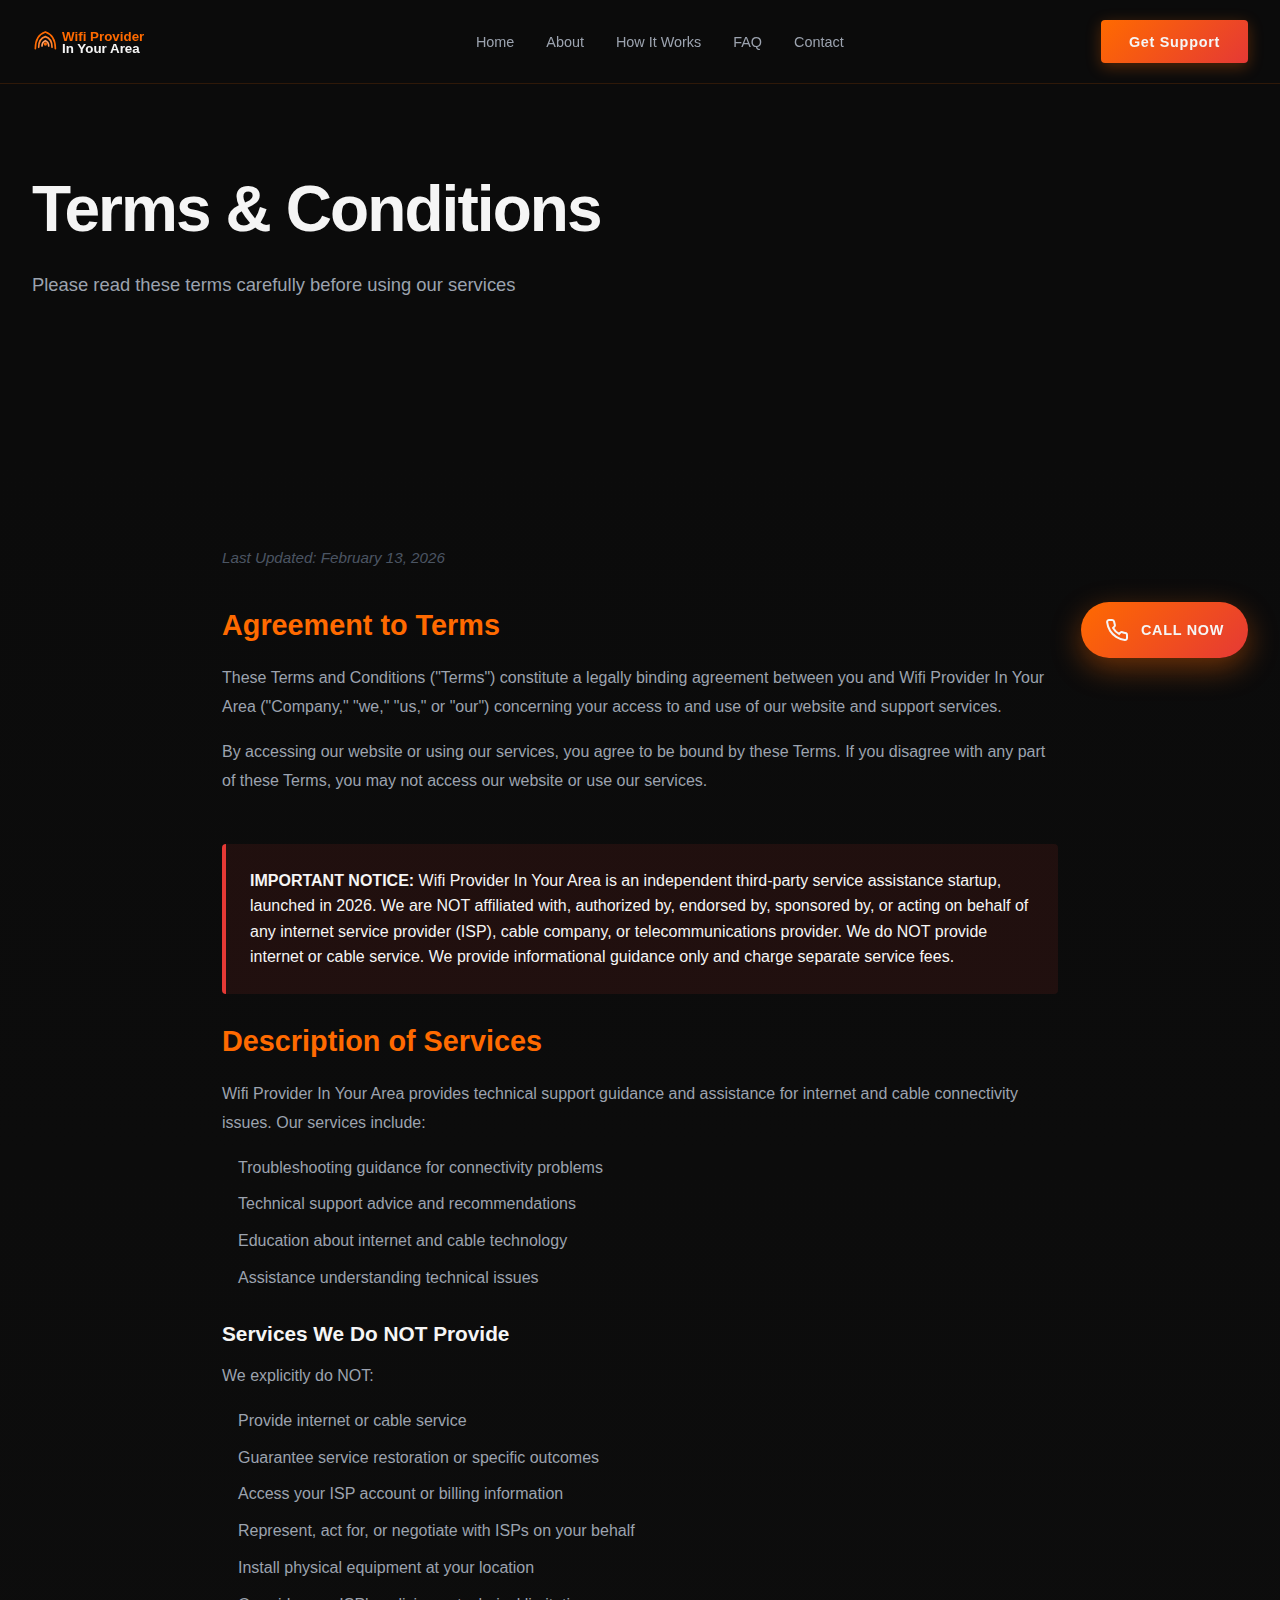
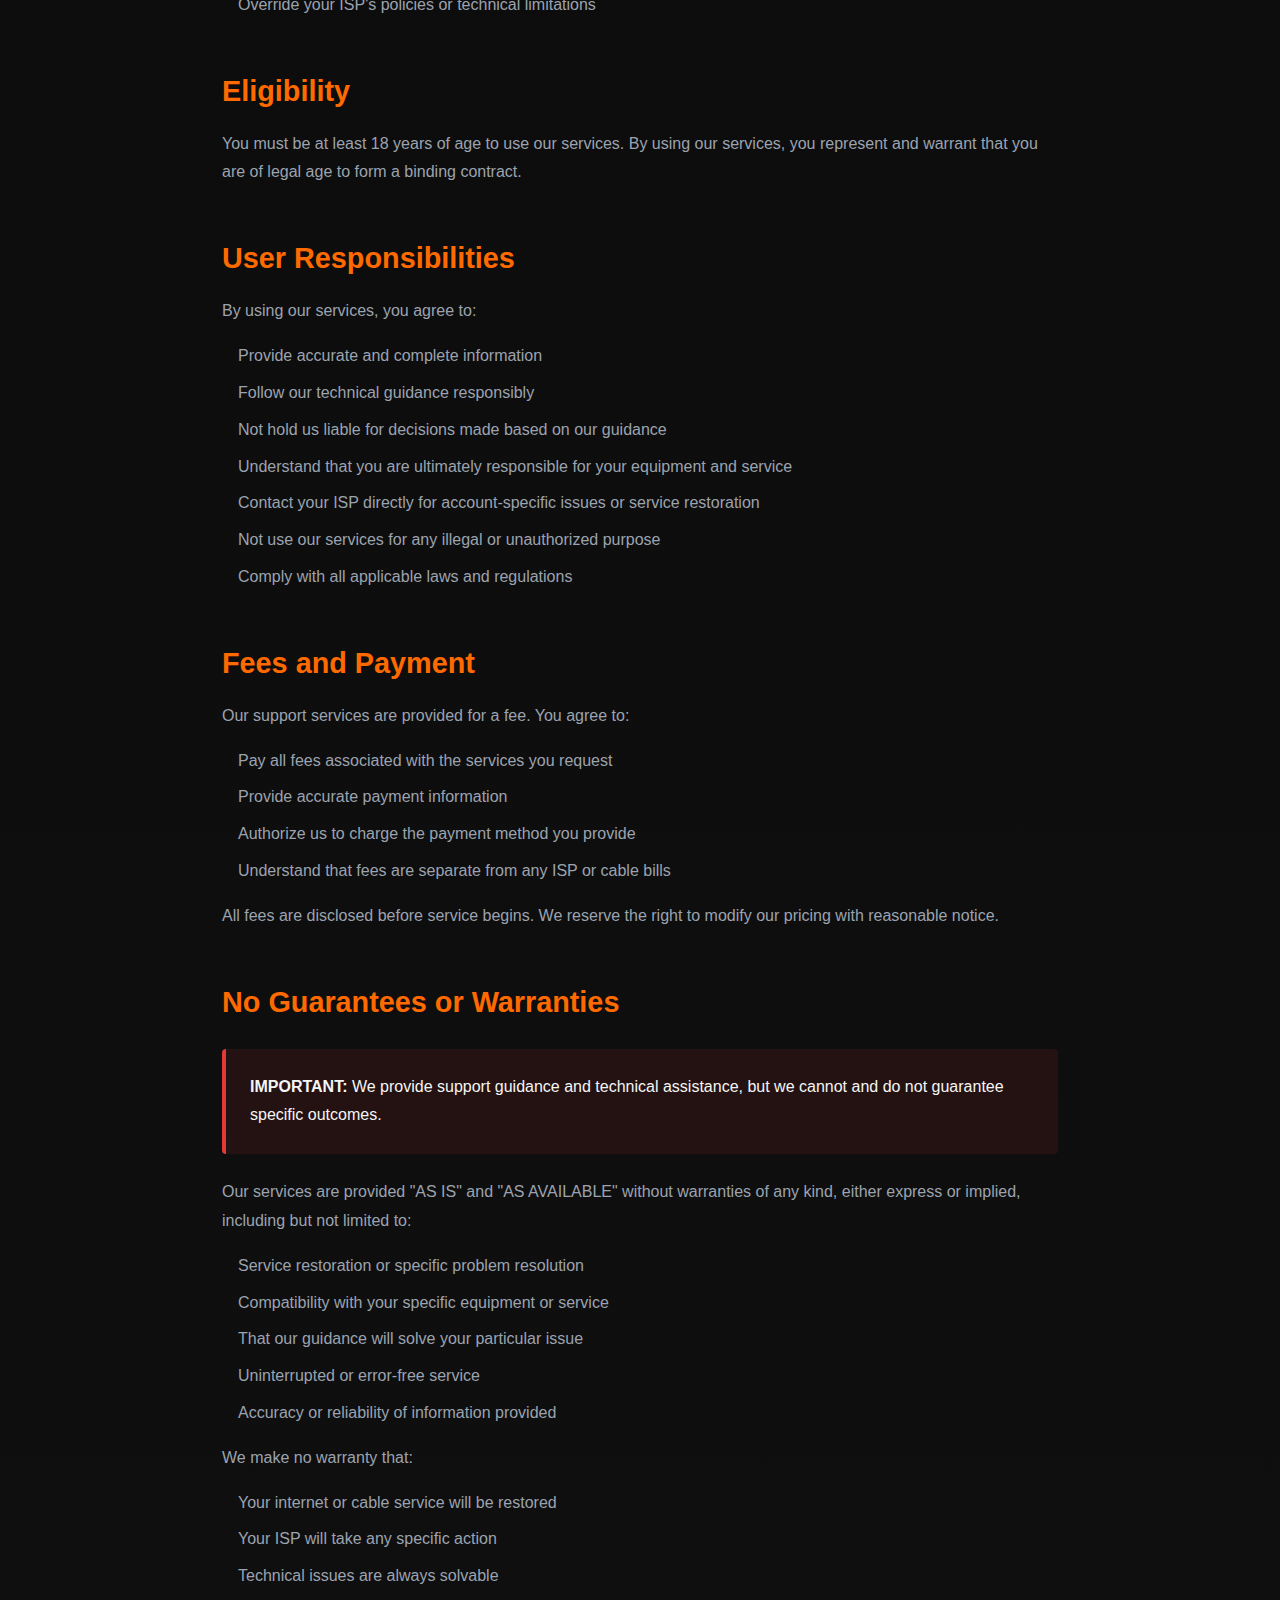
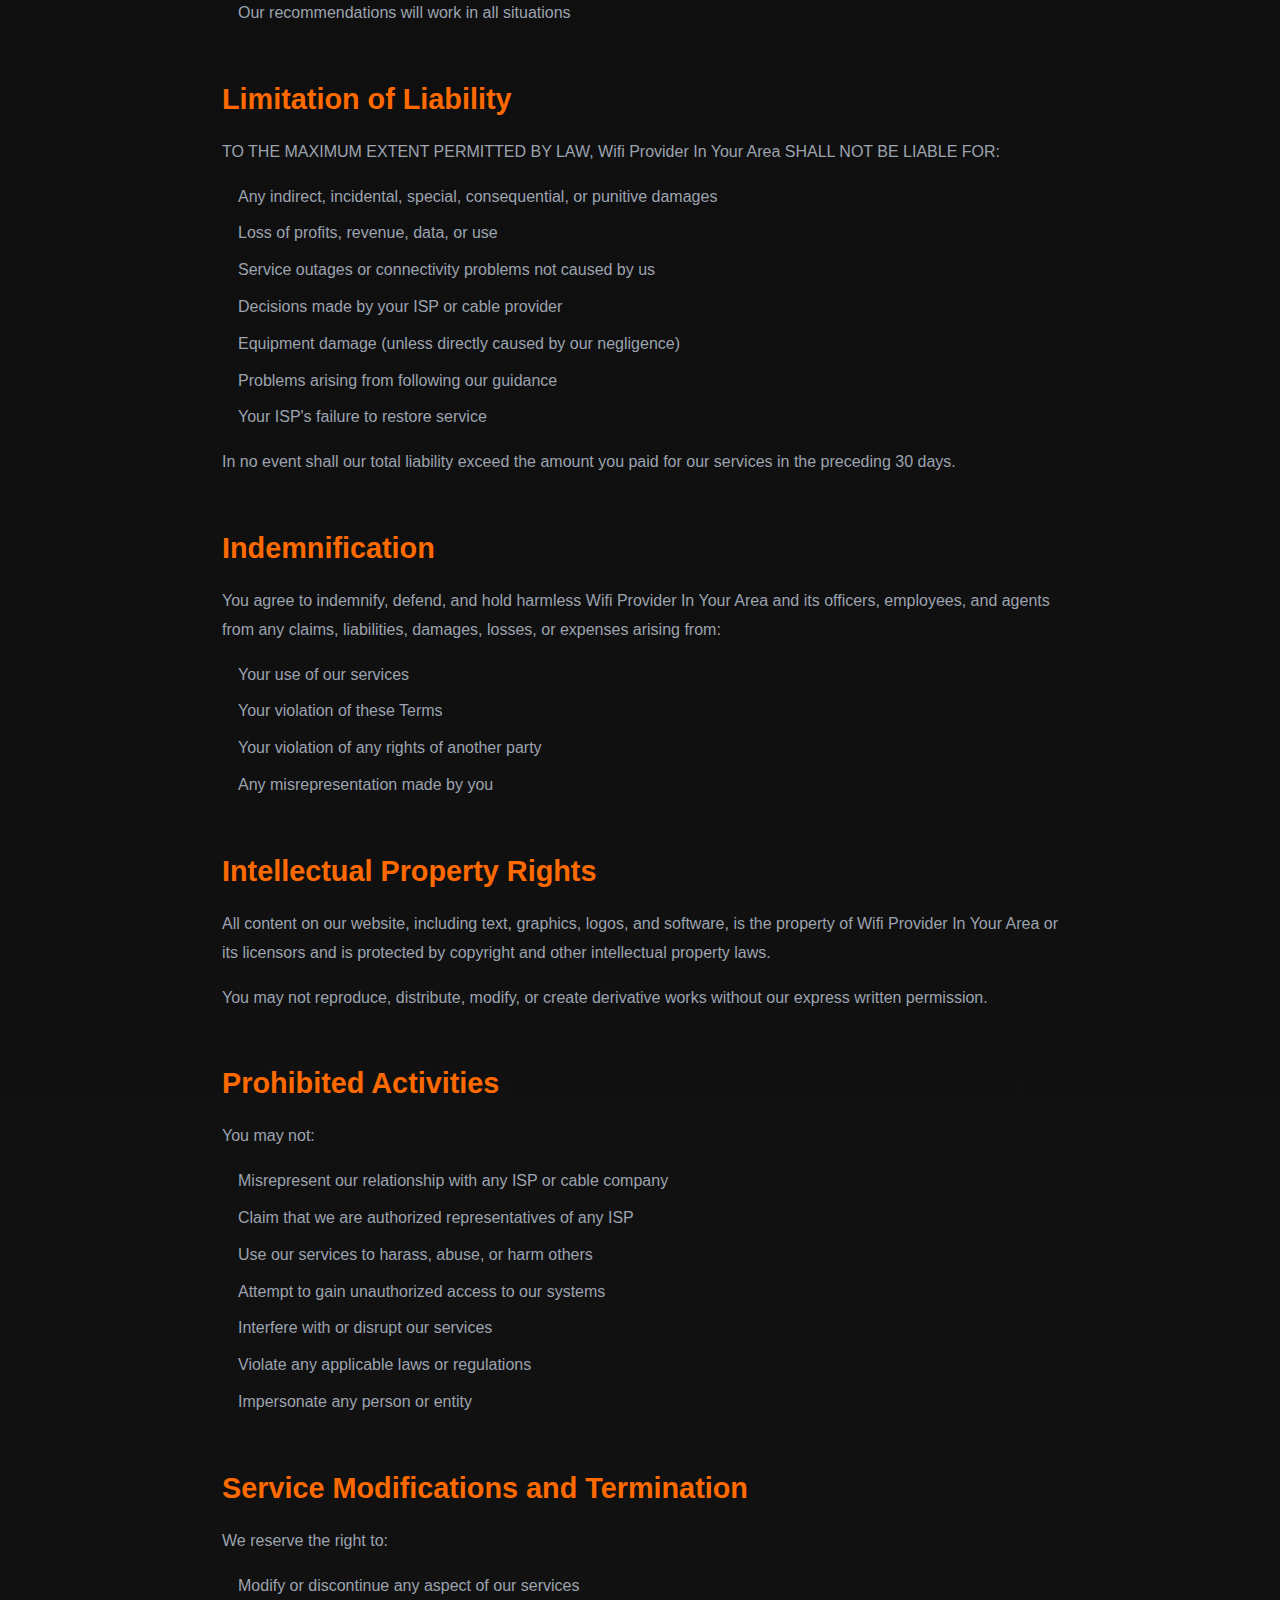
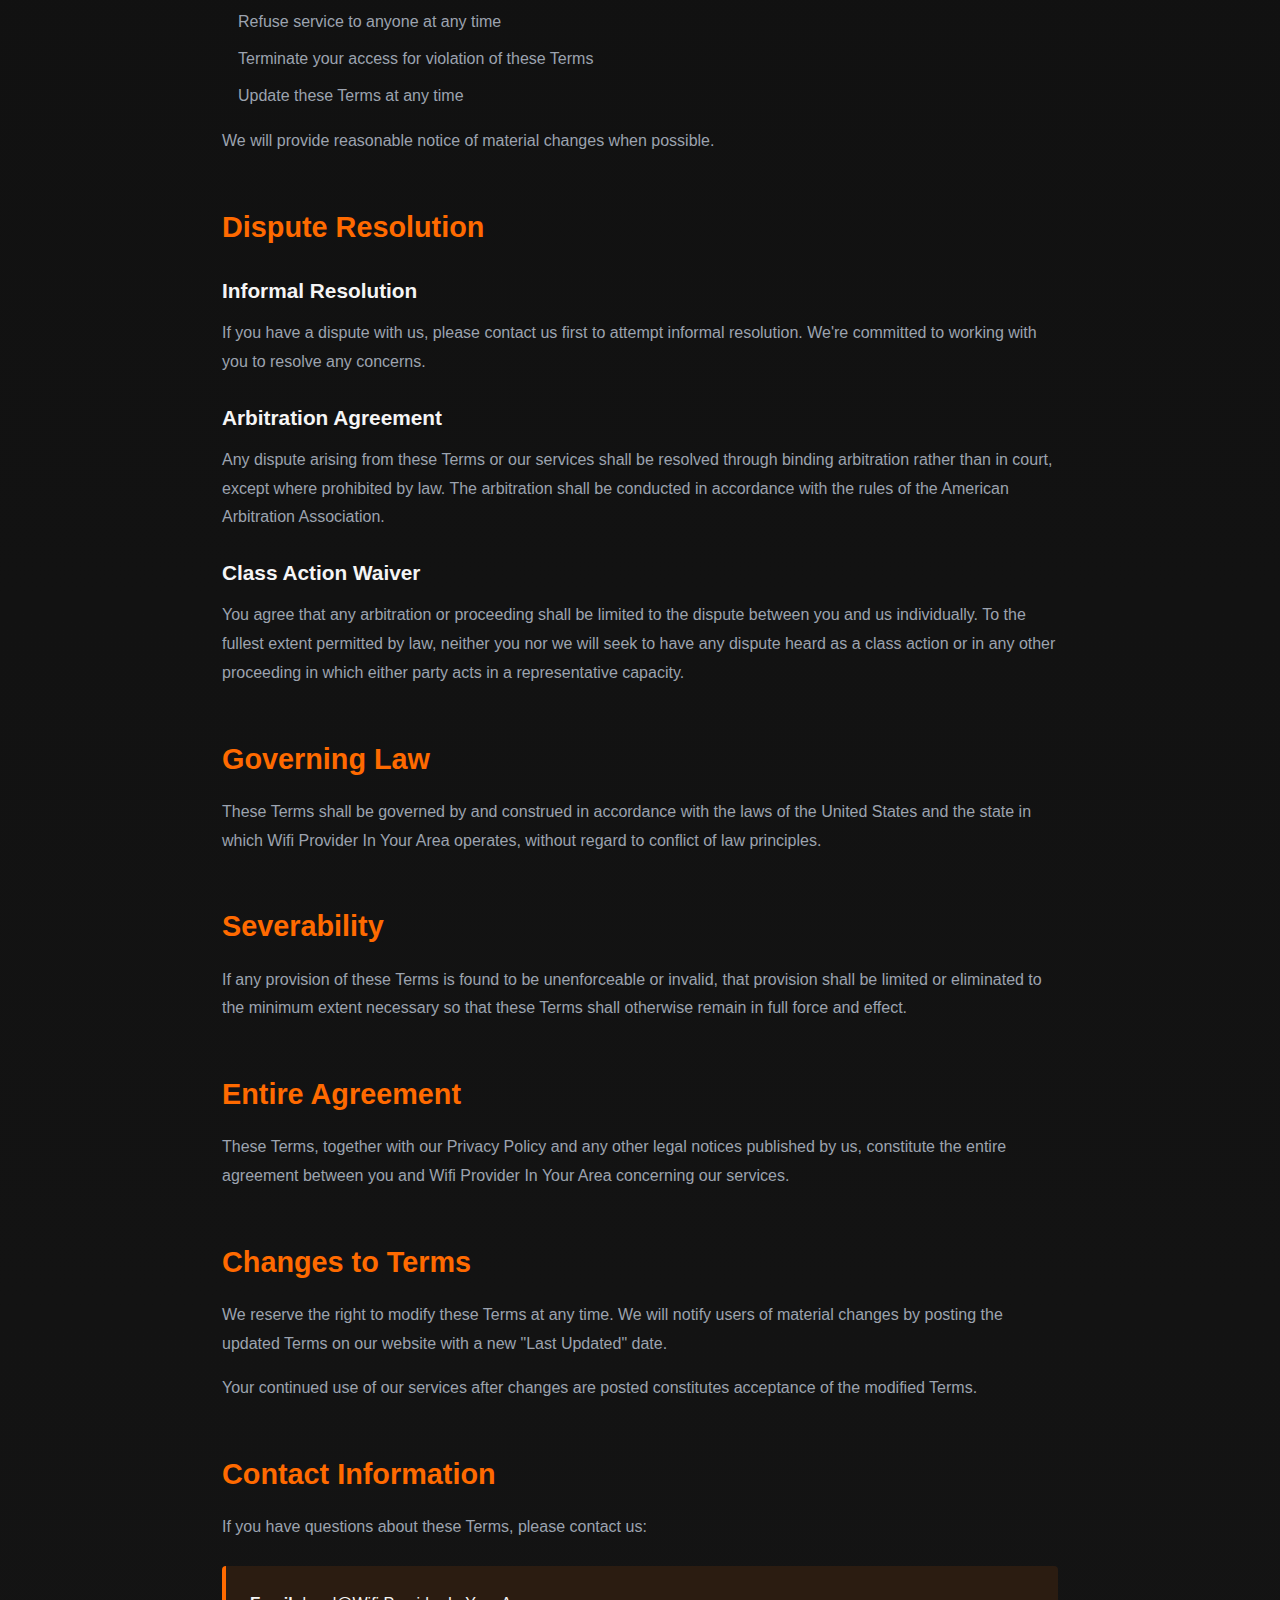
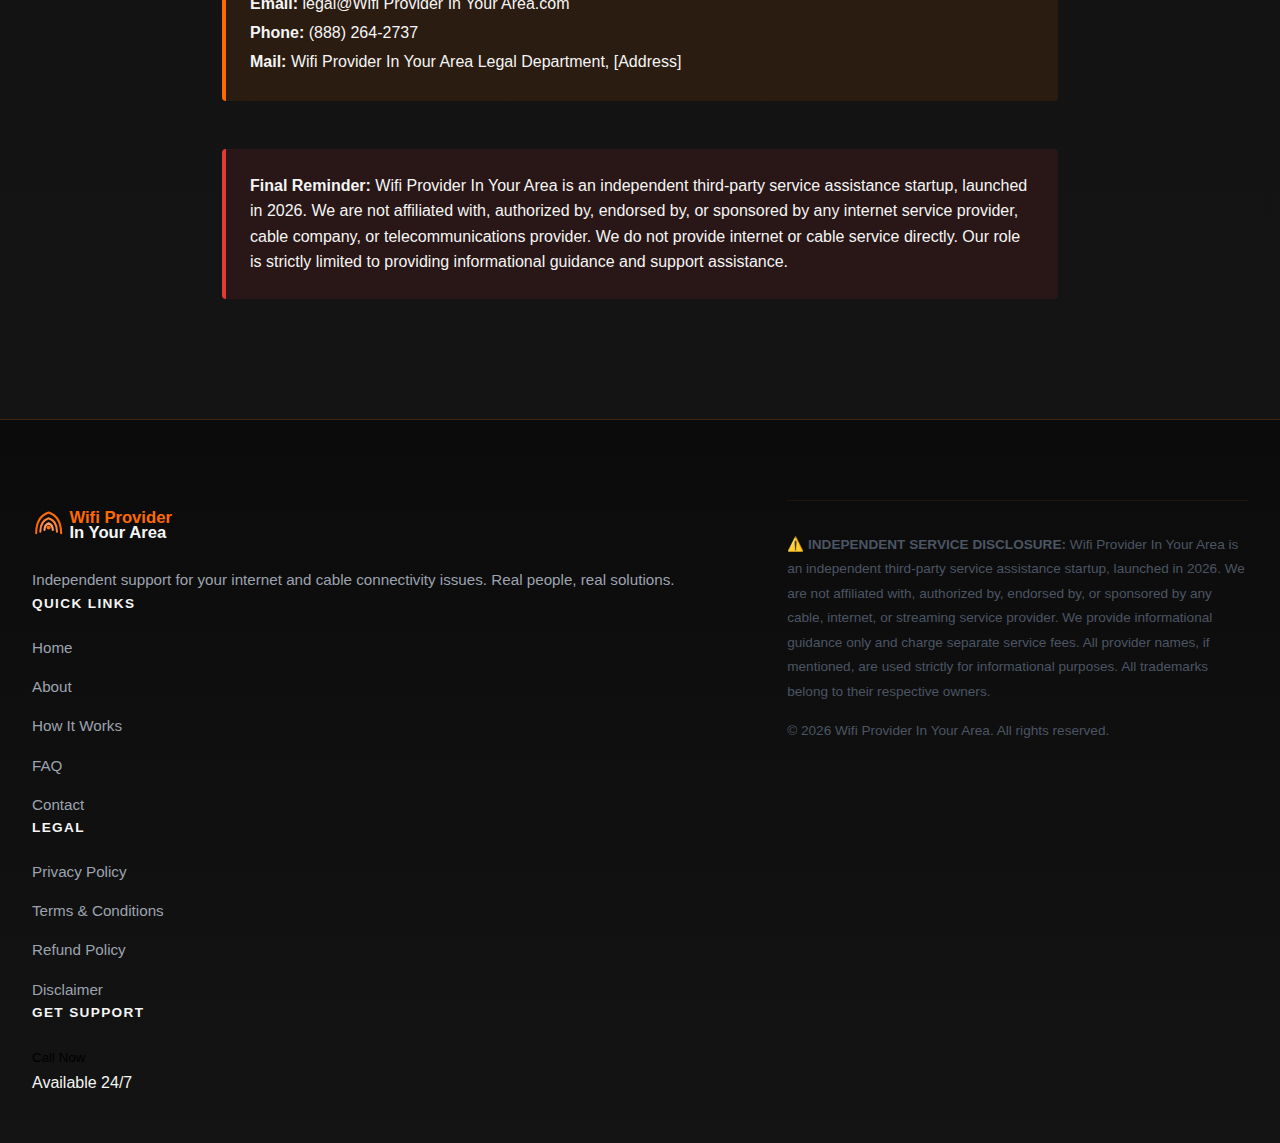
<file: terms.html>
<!DOCTYPE html>
<html lang="en">
<head>
    <meta charset="UTF-8">
    <meta name="viewport" content="width=device-width, initial-scale=1.0">
    <title>Terms & Conditions - Wifi Provider In Your Area</title>
    <meta name="description" content="Terms and conditions for using Wifi Provider In Your Area's independent internet and cable support services.">
    <link rel="icon" type="image/svg+xml" href="favicon.svg">
    <link rel="icon" type="image/png" sizes="32x32" href="favicon.svg">
    <link rel="stylesheet" href="styles.css">
    <style>
        .legal-content {
            max-width: 900px;
            margin: 0 auto;
            padding: 0 2rem;
        }

        .legal-section {
            margin-bottom: 3rem;
        }

        .legal-section h2 {
            font-size: 1.8rem;
            font-weight: 700;
            color: var(--color-orange);
            margin-bottom: 1rem;
        }

        .legal-section h3 {
            font-size: 1.3rem;
            font-weight: 600;
            color: var(--color-white);
            margin-top: 1.5rem;
            margin-bottom: 0.75rem;
        }

        .legal-section p {
            font-size: 1rem;
            color: var(--color-grey);
            line-height: 1.8;
            margin-bottom: 1rem;
        }

        .legal-section ul, .legal-section ol {
            list-style-position: inside;
            margin-left: 1rem;
            margin-bottom: 1rem;
        }

        .legal-section li {
            font-size: 1rem;
            color: var(--color-grey);
            line-height: 1.8;
            margin-bottom: 0.5rem;
        }

        .last-updated {
            font-size: 0.95rem;
            color: var(--color-grey-dark);
            font-style: italic;
            margin-bottom: 2rem;
        }

        .highlight-box {
            padding: 1.5rem;
            background-color: rgba(255, 106, 0, 0.1);
            border-left: 4px solid var(--color-orange);
            border-radius: 4px;
            margin: 1.5rem 0;
        }

        .highlight-box p {
            margin-bottom: 0;
            color: var(--color-white);
        }

        .warning-box {
            padding: 1.5rem;
            background-color: rgba(229, 57, 53, 0.1);
            border-left: 4px solid var(--color-red);
            border-radius: 4px;
            margin: 1.5rem 0;
        }

        .warning-box p {
            margin-bottom: 0;
            color: var(--color-white);
        }
    </style>
</head>
<body>
    <!-- Sticky Call Button -->
    <div class="sticky-call-btn">
        <button class="call-icon-btn" onclick="openCallModal()">
            <svg width="24" height="24" viewBox="0 0 24 24" fill="none" stroke="currentColor" stroke-width="2">
                <path d="M22 16.92v3a2 2 0 0 1-2.18 2 19.79 19.79 0 0 1-8.63-3.07 19.5 19.5 0 0 1-6-6 19.79 19.79 0 0 1-3.07-8.67A2 2 0 0 1 4.11 2h3a2 2 0 0 1 2 1.72 12.84 12.84 0 0 0 .7 2.81 2 2 0 0 1-.45 2.11L8.09 9.91a16 16 0 0 0 6 6l1.27-1.27a2 2 0 0 1 2.11-.45 12.84 12.84 0 0 0 2.81.7A2 2 0 0 1 22 16.92z"></path>
            </svg>
            <span>CALL NOW</span>
        </button>
    </div>

    <!-- Navigation -->
    <nav class="nav-bar">
        <div class="nav-container">
            <div class="nav-logo">
                <img src="logo.svg" alt="Wifi Provider In Your Area Logo" style="height: 40px; width: auto;">
            </div>
            <ul class="nav-menu">
                <li><a href="index.html" class="nav-link">Home</a></li>
                <li><a href="about.html" class="nav-link">About</a></li>
                <li><a href="how-it-works.html" class="nav-link">How It Works</a></li>
                <li><a href="faq.html" class="nav-link">FAQ</a></li>
                <li><a href="contact.html" class="nav-link">Contact</a></li>
            </ul>
            <button class="nav-cta" onclick="openCallModal()">Get Support</button>
            <button class="mobile-menu-toggle" onclick="toggleMobileMenu()">
                <span></span>
                <span></span>
                <span></span>
            </button>
        </div>
    </nav>

    <!-- Page Header -->
    <section class="hero-section" style="min-height: 50vh;">
        <div class="hero-container">
            <div class="hero-content">
                <h1 class="hero-headline" style="font-size: clamp(2.5rem, 6vw, 4rem);">
                    <span class="headline-line">Terms & Conditions</span>
                </h1>
                <p class="hero-subtext">Please read these terms carefully before using our services</p>
            </div>
        </div>
    </section>

    <!-- Legal Content -->
    <section class="assistance-section">
        <div class="legal-content">
            <p class="last-updated">Last Updated: February 13, 2026</p>

            <div class="legal-section">
                <h2>Agreement to Terms</h2>
                <p>These Terms and Conditions ("Terms") constitute a legally binding agreement between you and Wifi Provider In Your Area ("Company," "we," "us," or "our") concerning your access to and use of our website and support services.</p>
                <p>By accessing our website or using our services, you agree to be bound by these Terms. If you disagree with any part of these Terms, you may not access our website or use our services.</p>
            </div>

            <div class="warning-box">
                <p><strong>IMPORTANT NOTICE:</strong> Wifi Provider In Your Area is an independent third-party service assistance startup, launched in 2026. We are NOT affiliated with, authorized by, endorsed by, sponsored by, or acting on behalf of any internet service provider (ISP), cable company, or telecommunications provider. We do NOT provide internet or cable service. We provide informational guidance only and charge separate service fees.</p>
            </div>

            <div class="legal-section">
                <h2>Description of Services</h2>
                <p>Wifi Provider In Your Area provides technical support guidance and assistance for internet and cable connectivity issues. Our services include:</p>
                <ul>
                    <li>Troubleshooting guidance for connectivity problems</li>
                    <li>Technical support advice and recommendations</li>
                    <li>Education about internet and cable technology</li>
                    <li>Assistance understanding technical issues</li>
                </ul>

                <h3>Services We Do NOT Provide</h3>
                <p>We explicitly do NOT:</p>
                <ul>
                    <li>Provide internet or cable service</li>
                    <li>Guarantee service restoration or specific outcomes</li>
                    <li>Access your ISP account or billing information</li>
                    <li>Represent, act for, or negotiate with ISPs on your behalf</li>
                    <li>Install physical equipment at your location</li>
                    <li>Override your ISP's policies or technical limitations</li>
                </ul>
            </div>

            <div class="legal-section">
                <h2>Eligibility</h2>
                <p>You must be at least 18 years of age to use our services. By using our services, you represent and warrant that you are of legal age to form a binding contract.</p>
            </div>

            <div class="legal-section">
                <h2>User Responsibilities</h2>
                <p>By using our services, you agree to:</p>
                <ul>
                    <li>Provide accurate and complete information</li>
                    <li>Follow our technical guidance responsibly</li>
                    <li>Not hold us liable for decisions made based on our guidance</li>
                    <li>Understand that you are ultimately responsible for your equipment and service</li>
                    <li>Contact your ISP directly for account-specific issues or service restoration</li>
                    <li>Not use our services for any illegal or unauthorized purpose</li>
                    <li>Comply with all applicable laws and regulations</li>
                </ul>
            </div>

            <div class="legal-section">
                <h2>Fees and Payment</h2>
                <p>Our support services are provided for a fee. You agree to:</p>
                <ul>
                    <li>Pay all fees associated with the services you request</li>
                    <li>Provide accurate payment information</li>
                    <li>Authorize us to charge the payment method you provide</li>
                    <li>Understand that fees are separate from any ISP or cable bills</li>
                </ul>
                <p>All fees are disclosed before service begins. We reserve the right to modify our pricing with reasonable notice.</p>
            </div>

            <div class="legal-section">
                <h2>No Guarantees or Warranties</h2>
                
                <div class="warning-box">
                    <p><strong>IMPORTANT:</strong> We provide support guidance and technical assistance, but we cannot and do not guarantee specific outcomes.</p>
                </div>

                <p>Our services are provided "AS IS" and "AS AVAILABLE" without warranties of any kind, either express or implied, including but not limited to:</p>
                <ul>
                    <li>Service restoration or specific problem resolution</li>
                    <li>Compatibility with your specific equipment or service</li>
                    <li>That our guidance will solve your particular issue</li>
                    <li>Uninterrupted or error-free service</li>
                    <li>Accuracy or reliability of information provided</li>
                </ul>
                
                <p>We make no warranty that:</p>
                <ul>
                    <li>Your internet or cable service will be restored</li>
                    <li>Your ISP will take any specific action</li>
                    <li>Technical issues are always solvable</li>
                    <li>Our recommendations will work in all situations</li>
                </ul>
            </div>

            <div class="legal-section">
                <h2>Limitation of Liability</h2>
                <p>TO THE MAXIMUM EXTENT PERMITTED BY LAW, Wifi Provider In Your Area SHALL NOT BE LIABLE FOR:</p>
                <ul>
                    <li>Any indirect, incidental, special, consequential, or punitive damages</li>
                    <li>Loss of profits, revenue, data, or use</li>
                    <li>Service outages or connectivity problems not caused by us</li>
                    <li>Decisions made by your ISP or cable provider</li>
                    <li>Equipment damage (unless directly caused by our negligence)</li>
                    <li>Problems arising from following our guidance</li>
                    <li>Your ISP's failure to restore service</li>
                </ul>
                <p>In no event shall our total liability exceed the amount you paid for our services in the preceding 30 days.</p>
            </div>

            <div class="legal-section">
                <h2>Indemnification</h2>
                <p>You agree to indemnify, defend, and hold harmless Wifi Provider In Your Area and its officers, employees, and agents from any claims, liabilities, damages, losses, or expenses arising from:</p>
                <ul>
                    <li>Your use of our services</li>
                    <li>Your violation of these Terms</li>
                    <li>Your violation of any rights of another party</li>
                    <li>Any misrepresentation made by you</li>
                </ul>
            </div>

            <div class="legal-section">
                <h2>Intellectual Property Rights</h2>
                <p>All content on our website, including text, graphics, logos, and software, is the property of Wifi Provider In Your Area or its licensors and is protected by copyright and other intellectual property laws.</p>
                <p>You may not reproduce, distribute, modify, or create derivative works without our express written permission.</p>
            </div>

            <div class="legal-section">
                <h2>Prohibited Activities</h2>
                <p>You may not:</p>
                <ul>
                    <li>Misrepresent our relationship with any ISP or cable company</li>
                    <li>Claim that we are authorized representatives of any ISP</li>
                    <li>Use our services to harass, abuse, or harm others</li>
                    <li>Attempt to gain unauthorized access to our systems</li>
                    <li>Interfere with or disrupt our services</li>
                    <li>Violate any applicable laws or regulations</li>
                    <li>Impersonate any person or entity</li>
                </ul>
            </div>

            <div class="legal-section">
                <h2>Service Modifications and Termination</h2>
                <p>We reserve the right to:</p>
                <ul>
                    <li>Modify or discontinue any aspect of our services</li>
                    <li>Refuse service to anyone at any time</li>
                    <li>Terminate your access for violation of these Terms</li>
                    <li>Update these Terms at any time</li>
                </ul>
                <p>We will provide reasonable notice of material changes when possible.</p>
            </div>

            <div class="legal-section">
                <h2>Dispute Resolution</h2>
                
                <h3>Informal Resolution</h3>
                <p>If you have a dispute with us, please contact us first to attempt informal resolution. We're committed to working with you to resolve any concerns.</p>

                <h3>Arbitration Agreement</h3>
                <p>Any dispute arising from these Terms or our services shall be resolved through binding arbitration rather than in court, except where prohibited by law. The arbitration shall be conducted in accordance with the rules of the American Arbitration Association.</p>

                <h3>Class Action Waiver</h3>
                <p>You agree that any arbitration or proceeding shall be limited to the dispute between you and us individually. To the fullest extent permitted by law, neither you nor we will seek to have any dispute heard as a class action or in any other proceeding in which either party acts in a representative capacity.</p>
            </div>

            <div class="legal-section">
                <h2>Governing Law</h2>
                <p>These Terms shall be governed by and construed in accordance with the laws of the United States and the state in which Wifi Provider In Your Area operates, without regard to conflict of law principles.</p>
            </div>

            <div class="legal-section">
                <h2>Severability</h2>
                <p>If any provision of these Terms is found to be unenforceable or invalid, that provision shall be limited or eliminated to the minimum extent necessary so that these Terms shall otherwise remain in full force and effect.</p>
            </div>

            <div class="legal-section">
                <h2>Entire Agreement</h2>
                <p>These Terms, together with our Privacy Policy and any other legal notices published by us, constitute the entire agreement between you and Wifi Provider In Your Area concerning our services.</p>
            </div>

            <div class="legal-section">
                <h2>Changes to Terms</h2>
                <p>We reserve the right to modify these Terms at any time. We will notify users of material changes by posting the updated Terms on our website with a new "Last Updated" date.</p>
                <p>Your continued use of our services after changes are posted constitutes acceptance of the modified Terms.</p>
            </div>

            <div class="legal-section">
                <h2>Contact Information</h2>
                <p>If you have questions about these Terms, please contact us:</p>
                <div class="highlight-box">
                    <p><strong>Email:</strong> legal@Wifi Provider In Your Area.com</p>
                    <p><strong>Phone:</strong> (888) 264-2737</p>
                    <p><strong>Mail:</strong> Wifi Provider In Your Area Legal Department, [Address]</p>
                </div>
            </div>

            <div class="warning-box" style="margin-top: 3rem;">
                <p><strong>Final Reminder:</strong> Wifi Provider In Your Area is an independent third-party service assistance startup, launched in 2026. We are not affiliated with, authorized by, endorsed by, or sponsored by any internet service provider, cable company, or telecommunications provider. We do not provide internet or cable service directly. Our role is strictly limited to providing informational guidance and support assistance.</p>
            </div>
        </div>
    </section>

    <!-- Footer -->
    <footer class="footer">
        <div class="footer-container">
            <div class="footer-grid">
                <div class="footer-col">
                    <img src="logo.svg" alt="Wifi Provider In Your Area Logo" style="height: 50px; width: auto; margin-bottom: 1rem;">
                    <p class="footer-description">Independent support for your internet and cable connectivity issues. Real people, real solutions.</p>
                </div>
                <div class="footer-col">
                    <h4 class="footer-title">Quick Links</h4>
                    <ul class="footer-links">
                        <li><a href="index.html">Home</a></li>
                        <li><a href="about.html">About</a></li>
                        <li><a href="how-it-works.html">How It Works</a></li>
                        <li><a href="faq.html">FAQ</a></li>
                        <li><a href="contact.html">Contact</a></li>
                    </ul>
                </div>
                <div class="footer-col">
                    <h4 class="footer-title">Legal</h4>
                    <ul class="footer-links">
                        <li><a href="privacy.html">Privacy Policy</a></li>
                        <li><a href="terms.html">Terms & Conditions</a></li>
                        <li><a href="refund.html">Refund Policy</a></li>
                        <li><a href="disclaimer.html">Disclaimer</a></li>
                    </ul>
                </div>
                <div class="footer-col">
                    <h4 class="footer-title">Get Support</h4>
                    <button class="footer-cta" onclick="openCallModal()">Call Now</button>
                    <p class="footer-hours">Available 24/7</p>
                </div>
            </div>
            <div class="footer-bottom">
                <p class="footer-compliance"><strong>⚠️ INDEPENDENT SERVICE DISCLOSURE:</strong> Wifi Provider In Your Area is an independent third-party service assistance startup, launched in 2026. We are not affiliated with, authorized by, endorsed by, or sponsored by any cable, internet, or streaming service provider. We provide informational guidance only and charge separate service fees. All provider names, if mentioned, are used strictly for informational purposes. All trademarks belong to their respective owners.</p>
                <p class="footer-copyright">© 2026 Wifi Provider In Your Area. All rights reserved.</p>
            </div>
        </div>
    </footer>

    <!-- Call Modal -->
    <div id="callModal" class="modal">
        <div class="modal-overlay" onclick="closeCallModal()"></div>
        <div class="modal-content">
            <button class="modal-close" onclick="closeCallModal()">
                <svg width="24" height="24" viewBox="0 0 24 24" fill="none" stroke="currentColor" stroke-width="2">
                    <line x1="18" y1="6" x2="6" y2="18"></line>
                    <line x1="6" y1="6" x2="18" y2="18"></line>
                </svg>
            </button>
            <div class="modal-header">
                <div class="modal-icon">
                    <svg width="48" height="48" viewBox="0 0 24 24" fill="none" stroke="currentColor" stroke-width="2">
                        <path d="M22 16.92v3a2 2 0 0 1-2.18 2 19.79 19.79 0 0 1-8.63-3.07 19.5 19.5 0 0 1-6-6 19.79 19.79 0 0 1-3.07-8.67A2 2 0 0 1 4.11 2h3a2 2 0 0 1 2 1.72 12.84 12.84 0 0 0 .7 2.81 2 2 0 0 1-.45 2.11L8.09 9.91a16 16 0 0 0 6 6l1.27-1.27a2 2 0 0 1 2.11-.45 12.84 12.84 0 0 0 2.81.7A2 2 0 0 1 22 16.92z"></path>
                    </svg>
                </div>
                <h3 class="modal-title">Get Support Now</h3>
                <p class="modal-subtitle">Call to speak with a support specialist</p>
            </div>
            <div class="modal-body">
                <a href="tel:+18882642737" class="modal-phone">(888) 264-2737</a>
                <p class="modal-info">Available 24/7 • Average wait time: Under 2 minutes</p>
                <div class="modal-features">
                    <div class="feature-item">
                        <svg width="20" height="20" viewBox="0 0 24 24" fill="none" stroke="currentColor" stroke-width="2">
                            <polyline points="20 6 9 17 4 12"></polyline>
                        </svg>
                        <span>No automated menus</span>
                    </div>
                    <div class="feature-item">
                        <svg width="20" height="20" viewBox="0 0 24 24" fill="none" stroke="currentColor" stroke-width="2">
                            <polyline points="20 6 9 17 4 12"></polyline>
                        </svg>
                        <span>Real support agents</span>
                    </div>
                    <div class="feature-item">
                        <svg width="20" height="20" viewBox="0 0 24 24" fill="none" stroke="currentColor" stroke-width="2">
                            <polyline points="20 6 9 17 4 12"></polyline>
                        </svg>
                        <span>Fast resolution guidance</span>
                    </div>
                </div>
            </div>
            <div class="modal-footer">
                <p class="modal-disclaimer">Independent third-party assistance • Not affiliated with ISPs</p>
            </div>
        </div>
    </div>

    <!-- Mobile Bottom Sticky Call Bar -->
    <div class="mobile-call-bar">
        <button class="mobile-call-btn" onclick="openCallModal()">
            <svg width="20" height="20" viewBox="0 0 24 24" fill="none" stroke="currentColor" stroke-width="2">
                <path d="M22 16.92v3a2 2 0 0 1-2.18 2 19.79 19.79 0 0 1-8.63-3.07 19.5 19.5 0 0 1-6-6 19.79 19.79 0 0 1-3.07-8.67A2 2 0 0 1 4.11 2h3a2 2 0 0 1 2 1.72 12.84 12.84 0 0 0 .7 2.81 2 2 0 0 1-.45 2.11L8.09 9.91a16 16 0 0 0 6 6l1.27-1.27a2 2 0 0 1 2.11-.45 12.84 12.84 0 0 0 2.81.7A2 2 0 0 1 22 16.92z"></path>
            </svg>
            <span>TAP TO CALL NOW</span>
        </button>
    </div>

    <script src="script.js"></script>
</body>
</html>
</file>
<file: styles.css>
/* ========================================
   GLOBAL RESET & VARIABLES
   ======================================== */

* {
    margin: 0;
    padding: 0;
    box-sizing: border-box;
}

:root {
    /* Color Palette */
    --color-black: #0B0B0B;
    --color-charcoal: #141414;
    --color-orange: #FF6A00;
    --color-red: #E53935;
    --color-white: #F5F5F5;
    --color-grey: #9CA3AF;
    --color-grey-dark: #4B5563;
    
    /* Typography */
    --font-primary: -apple-system, BlinkMacSystemFont, 'Segoe UI', 'Roboto', 'Helvetica Neue', sans-serif;
    --font-weight-normal: 400;
    --font-weight-medium: 500;
    --font-weight-bold: 700;
    --font-weight-black: 900;
    
    /* Spacing */
    --spacing-xs: 0.5rem;
    --spacing-sm: 1rem;
    --spacing-md: 2rem;
    --spacing-lg: 4rem;
    --spacing-xl: 6rem;
    
    /* Animation */
    --transition-fast: 0.2s ease;
    --transition-normal: 0.3s ease;
    --transition-slow: 0.5s ease;
}

html {
    scroll-behavior: smooth;
}

body {
    font-family: var(--font-primary);
    background-color: var(--color-black);
    color: var(--color-white);
    line-height: 1.6;
    overflow-x: hidden;
}

img {
    max-width: 100%;
    height: auto;
    display: block;
}

a {
    text-decoration: none;
    color: inherit;
    transition: var(--transition-normal);
}

button {
    font-family: inherit;
    cursor: pointer;
    border: none;
    background: none;
    transition: var(--transition-normal);
}

ul {
    list-style: none;
}

/* ========================================
   NAVIGATION
   ======================================== */

.nav-bar {
    position: fixed;
    top: 0;
    left: 0;
    right: 0;
    z-index: 1000;
    background-color: rgba(11, 11, 11, 0.98);
    backdrop-filter: blur(15px);
    border-bottom: 1px solid rgba(255, 106, 0, 0.15);
}

.nav-container {
    max-width: 1600px;
    margin: 0 auto;
    padding: 1.25rem 2rem;
    display: flex;
    align-items: center;
    justify-content: space-between;
}

.nav-left {
    display: flex;
    align-items: center;
    gap: 3rem;
}

.nav-logo {
    display: flex;
    align-items: center;
    gap: 0.5rem;
}

.logo-icon {
    font-size: 1.75rem;
}

.nav-logo .logo-text {
    font-size: 1.5rem;
    font-weight: var(--font-weight-black);
    color: var(--color-white);
    letter-spacing: -0.02em;
}

.nav-menu {
    display: flex;
    gap: 2rem;
    align-items: center;
}

.nav-link {
    font-size: 0.9rem;
    font-weight: var(--font-weight-medium);
    color: var(--color-grey);
    position: relative;
    padding: 0.5rem 0;
}

.nav-link:hover,
.nav-link.active {
    color: var(--color-white);
}

.nav-link::after {
    content: '';
    position: absolute;
    bottom: 0;
    left: 0;
    width: 0;
    height: 2px;
    background-color: var(--color-orange);
    transition: width var(--transition-normal);
}

.nav-link:hover::after,
.nav-link.active::after {
    width: 100%;
}

.nav-right {
    display: flex;
    align-items: center;
    gap: 2rem;
}

.nav-contact {
    display: flex;
    flex-direction: column;
    align-items: flex-end;
    gap: 0.15rem;
}

.nav-phone {
    font-size: 1rem;
    font-weight: var(--font-weight-bold);
    color: var(--color-orange);
    letter-spacing: 0.02em;
}

.nav-hours {
    font-size: 0.75rem;
    color: var(--color-grey);
    text-transform: uppercase;
    letter-spacing: 0.1em;
}

.nav-cta {
    display: flex;
    align-items: center;
    gap: 0.5rem;
    padding: 0.85rem 1.75rem;
    background: linear-gradient(135deg, var(--color-orange), var(--color-red));
    color: var(--color-white);
    font-weight: var(--font-weight-bold);
    font-size: 0.9rem;
    border-radius: 4px;
    letter-spacing: 0.05em;
    box-shadow: 0 4px 15px rgba(255, 106, 0, 0.3);
}

.nav-cta:hover {
    transform: translateY(-2px);
    box-shadow: 0 6px 20px rgba(255, 106, 0, 0.5);
}

.mobile-menu-toggle {
    display: none;
    flex-direction: column;
    gap: 5px;
    padding: 0.5rem;
}

.mobile-menu-toggle span {
    width: 25px;
    height: 2px;
    background-color: var(--color-white);
    transition: var(--transition-normal);
}

/* ========================================
   STICKY CALL BUTTON
   ======================================== */

.sticky-call-btn {
    position: fixed;
    right: 2rem;
    top: 70%;
    transform: translateY(-50%);
    z-index: 999;
}

.call-icon-btn {
    display: flex;
    align-items: center;
    gap: 0.75rem;
    padding: 1rem 1.5rem;
    background: linear-gradient(135deg, var(--color-orange), var(--color-red));
    color: var(--color-white);
    font-weight: var(--font-weight-bold);
    font-size: 0.9rem;
    border-radius: 50px;
    box-shadow: 0 10px 30px rgba(255, 106, 0, 0.4);
    letter-spacing: 0.05em;
}

.call-icon-btn:hover {
    transform: scale(1.05);
    box-shadow: 0 15px 40px rgba(255, 106, 0, 0.6);
}

/* ========================================
   HERO SECTION
   ======================================== */

.hero-section {
    position: relative;
    min-height: 100vh;
    display: flex;
    align-items: center;
    justify-content: center;
    overflow: hidden;
    background-color: var(--color-black);
}

.hero-bg-image {
    position: absolute;
    top: 0;
    left: 0;
    width: 100%;
    height: 100%;
    background: url('https://images.unsplash.com/photo-1558618666-fcd25c85cd64?w=1920&q=80') center/cover no-repeat;
    opacity: 0.08;
    z-index: 1;
}

.hero-bg-image::after {
    content: '';
    position: absolute;
    top: 0;
    left: 0;
    width: 100%;
    height: 100%;
    background: linear-gradient(135deg, 
        rgba(11, 11, 11, 0.95) 0%, 
        rgba(20, 20, 20, 0.9) 50%,
        rgba(255, 106, 0, 0.1) 100%);
}

.hero-container {
    max-width: 1400px;
    margin: 0 auto;
    padding: 8rem 2rem 4rem;
    position: relative;
    z-index: 2;
    width: 100%;
}

.hero-grid {
    display: grid;
    grid-template-columns: 1.2fr 1fr;
    gap: 4rem;
    align-items: center;
}

.hero-left {
    animation: fadeSlideUp 1s ease-out backwards;
}

.hero-badge {
    display: inline-block;
    padding: 0.5rem 1rem;
    background: linear-gradient(135deg, var(--color-orange), var(--color-red));
    color: var(--color-white);
    font-size: 0.7rem;
    font-weight: var(--font-weight-bold);
    letter-spacing: 0.15em;
    border-radius: 4px;
    margin-bottom: 1.5rem;
    animation: fadeSlideUp 1s ease-out 0.2s backwards;
}

.hero-headline {
    font-size: clamp(2.5rem, 6vw, 5rem);
    font-weight: var(--font-weight-black);
    line-height: 1.1;
    margin-bottom: 1.5rem;
    letter-spacing: -0.03em;
}

.headline-line {
    display: block;
    animation: fadeSlideUp 1s ease-out backwards;
}

.headline-line:nth-child(1) {
    animation-delay: 0.3s;
}

.headline-line:nth-child(2) {
    color: var(--color-orange);
    animation-delay: 0.5s;
}

@keyframes fadeSlideUp {
    from {
        opacity: 0;
        transform: translateY(40px);
    }
    to {
        opacity: 1;
        transform: translateY(0);
    }
}

.hero-subtext {
    font-size: 1.15rem;
    color: var(--color-grey);
    line-height: 1.7;
    margin-bottom: 2.5rem;
    animation: fadeSlideUp 1s ease-out 0.7s backwards;
    max-width: 600px;
}

.hero-cta-group {
    display: flex;
    gap: 1.5rem;
    margin-bottom: 2rem;
    animation: fadeSlideUp 1s ease-out 0.9s backwards;
    flex-wrap: wrap;
}

.hero-cta {
    display: inline-flex;
    align-items: center;
    gap: 0.75rem;
    padding: 1.25rem 2.5rem;
    font-size: 1rem;
    font-weight: var(--font-weight-bold);
    border-radius: 4px;
    letter-spacing: 0.05em;
    transition: all var(--transition-normal);
}

.hero-cta.primary {
    background: linear-gradient(135deg, var(--color-orange), var(--color-red));
    color: var(--color-white);
    box-shadow: 0 15px 40px rgba(255, 106, 0, 0.4);
}

.hero-cta.primary:hover {
    transform: translateY(-3px);
    box-shadow: 0 20px 50px rgba(255, 106, 0, 0.6);
}

.hero-cta.secondary {
    background: transparent;
    color: var(--color-white);
    border: 2px solid var(--color-grey-dark);
}

.hero-cta.secondary:hover {
    border-color: var(--color-orange);
    color: var(--color-orange);
    transform: translateY(-3px);
}

.hero-trust-line {
    display: flex;
    flex-wrap: wrap;
    gap: 2rem;
    animation: fadeSlideUp 1s ease-out 1.1s backwards;
}

.trust-item {
    display: flex;
    align-items: center;
    gap: 0.5rem;
    font-size: 0.9rem;
    color: var(--color-grey);
}

.trust-item svg {
    color: var(--color-orange);
    flex-shrink: 0;
}

/* Hero Right Side */
.hero-right {
    position: relative;
    animation: fadeSlideUp 1s ease-out 0.5s backwards;
}

.hero-image-wrapper {
    position: relative;
    width: 100%;
    height: 600px;
}

.hero-image {
    width: 100%;
    height: 100%;
    object-fit: cover;
    border-radius: 8px;
    box-shadow: 0 30px 80px rgba(0, 0, 0, 0.6);
}

.hero-stat-card {
    position: absolute;
    background: rgba(11, 11, 11, 0.95);
    backdrop-filter: blur(10px);
    padding: 1.5rem;
    border-radius: 8px;
    border: 1px solid rgba(255, 106, 0, 0.3);
    box-shadow: 0 10px 30px rgba(0, 0, 0, 0.5);
    animation: floatCard 3s ease-in-out infinite;
}

.hero-stat-card.card-1 {
    top: 10%;
    left: -10%;
    animation-delay: 0s;
}

.hero-stat-card.card-2 {
    bottom: 15%;
    right: -10%;
    animation-delay: 1.5s;
}

@keyframes floatCard {
    0%, 100% {
        transform: translateY(0px);
    }
    50% {
        transform: translateY(-15px);
    }
}

.stat-value {
    font-size: 2rem;
    font-weight: var(--font-weight-black);
    color: var(--color-orange);
    line-height: 1;
    margin-bottom: 0.25rem;
}

.stat-label {
    font-size: 0.8rem;
    color: var(--color-grey);
    text-transform: uppercase;
    letter-spacing: 0.1em;
}

.separator {
    color: var(--color-orange);
}

.hero-compliance {
    margin-top: 4rem;
    text-align: center;
}

.hero-compliance p {
    font-size: 0.75rem;
    color: var(--color-grey-dark);
    font-style: italic;
}

/* ========================================
   STATEMENT SECTION
   ======================================== */

.statement-section {
    padding: var(--spacing-xl) 2rem;
    background-color: var(--color-charcoal);
    position: relative;
}

.statement-container {
    max-width: 1400px;
    margin: 0 auto;
    display: grid;
    grid-template-columns: 1fr 1.5fr;
    gap: 5rem;
    align-items: start;
}

.statement-left {
    position: sticky;
    top: 150px;
}

.statement-main-heading {
    font-size: clamp(2.5rem, 5vw, 4rem);
    font-weight: var(--font-weight-black);
    line-height: 1.1;
    color: var(--color-white);
    margin-bottom: 1.5rem;
}

.statement-intro {
    font-size: 1.2rem;
    color: var(--color-grey);
    line-height: 1.7;
}

.statement-right {
    display: flex;
    flex-direction: column;
    gap: 3rem;
}

.statement-item {
    display: flex;
    gap: 2rem;
    align-items: flex-start;
    padding: 2rem;
    background-color: rgba(20, 20, 20, 0.6);
    border-radius: 8px;
    border-left: 4px solid var(--color-charcoal);
    transition: all var(--transition-normal);
    opacity: 0;
    transform: translateX(30px);
}

.statement-item.in-view {
    opacity: 1;
    transform: translateX(0);
}

.statement-item:hover {
    border-left-color: var(--color-orange);
    background-color: rgba(20, 20, 20, 0.9);
    transform: translateX(-5px);
}

.statement-number {
    font-size: 2.5rem;
    font-weight: var(--font-weight-black);
    color: var(--color-orange);
    line-height: 1;
    flex-shrink: 0;
    opacity: 0.3;
}

.statement-content {
    flex: 1;
}

.statement-title {
    font-size: 1.8rem;
    font-weight: var(--font-weight-bold);
    color: var(--color-white);
    margin-bottom: 0.75rem;
}

.statement-title.highlight {
    color: var(--color-orange);
}

.statement-text {
    font-size: 1.05rem;
    color: var(--color-grey);
    line-height: 1.7;
}

/* ========================================
   WHO WE ARE SECTION
   ======================================== */

.who-we-are-section {
    padding: var(--spacing-xl) 2rem;
    background-color: var(--color-black);
}

.who-container {
    max-width: 1400px;
    margin: 0 auto;
    display: grid;
    grid-template-columns: 1fr 1.5fr;
    gap: 4rem;
    align-items: center;
}

.who-title {
    font-size: clamp(2.5rem, 5vw, 4.5rem);
    font-weight: var(--font-weight-black);
    line-height: 1.1;
    letter-spacing: -0.02em;
}

.title-line {
    display: block;
}

.title-line:nth-child(2) {
    color: var(--color-orange);
}

.who-description {
    font-size: 1.1rem;
    color: var(--color-grey);
    margin-bottom: 1.5rem;
    line-height: 1.8;
}

.who-stats {
    display: grid;
    grid-template-columns: repeat(3, 1fr);
    gap: 2rem;
    margin-top: 3rem;
}

.stat-item {
    display: flex;
    flex-direction: column;
    gap: 0.5rem;
}

.stat-number {
    font-size: 2.5rem;
    font-weight: var(--font-weight-black);
    color: var(--color-orange);
}

.stat-label {
    font-size: 0.9rem;
    color: var(--color-grey);
    text-transform: uppercase;
    letter-spacing: 0.1em;
}

/* ========================================
   ASSISTANCE SECTION
   ======================================== */

.assistance-section {
    padding: var(--spacing-xl) 2rem;
    background: linear-gradient(180deg, var(--color-black) 0%, var(--color-charcoal) 100%);
}

.assistance-container {
    max-width: 1400px;
    margin: 0 auto;
}

.section-heading {
    font-size: clamp(2.5rem, 5vw, 4rem);
    font-weight: var(--font-weight-black);
    text-align: center;
    margin-bottom: 4rem;
    letter-spacing: -0.02em;
}

.assistance-grid {
    display: grid;
    grid-template-columns: repeat(auto-fit, minmax(300px, 1fr));
    gap: 2rem;
}

.assistance-card {
    background-color: rgba(20, 20, 20, 0.8);
    border: 1px solid rgba(255, 106, 0, 0.2);
    padding: 2.5rem;
    border-radius: 8px;
    transition: all var(--transition-slow);
    opacity: 0;
    transform: translateY(30px);
}

.assistance-card.in-view {
    opacity: 1;
    transform: translateY(0);
}

.assistance-card:hover {
    transform: translateY(-10px);
    border-color: var(--color-orange);
    box-shadow: 0 20px 50px rgba(255, 106, 0, 0.3);
}

.card-icon {
    width: 60px;
    height: 60px;
    display: flex;
    align-items: center;
    justify-content: center;
    background: linear-gradient(135deg, var(--color-orange), var(--color-red));
    border-radius: 8px;
    margin-bottom: 1.5rem;
    color: var(--color-white);
}

.card-title {
    font-size: 1.5rem;
    font-weight: var(--font-weight-bold);
    margin-bottom: 1rem;
    color: var(--color-white);
}

.card-description {
    font-size: 1rem;
    color: var(--color-grey);
    line-height: 1.7;
}

/* Stagger animation for cards */
.assistance-card:nth-child(1) { transition-delay: 0.1s; }
.assistance-card:nth-child(2) { transition-delay: 0.2s; }
.assistance-card:nth-child(3) { transition-delay: 0.3s; }
.assistance-card:nth-child(4) { transition-delay: 0.4s; }
.assistance-card:nth-child(5) { transition-delay: 0.5s; }

/* ========================================
   COMPLIANCE SECTION
   ======================================== */

.compliance-section {
    padding: var(--spacing-xl) 2rem;
    background-color: var(--color-charcoal);
    border-top: 2px solid var(--color-red);
    border-bottom: 2px solid var(--color-red);
}

.compliance-container {
    max-width: 1200px;
    margin: 0 auto;
}

.compliance-heading {
    font-size: clamp(2.5rem, 5vw, 4rem);
    font-weight: var(--font-weight-black);
    text-align: center;
    margin-bottom: 3rem;
    color: var(--color-red);
}

.compliance-grid {
    display: grid;
    grid-template-columns: repeat(auto-fit, minmax(280px, 1fr));
    gap: 2rem;
    margin-bottom: 3rem;
}

.compliance-item {
    display: flex;
    align-items: flex-start;
    gap: 1rem;
    padding: 1.5rem;
    background-color: rgba(11, 11, 11, 0.5);
    border-radius: 4px;
}

.compliance-icon {
    font-size: 1.5rem;
    color: var(--color-red);
    flex-shrink: 0;
}

.compliance-item p {
    font-size: 1rem;
    color: var(--color-grey);
    line-height: 1.6;
}

.compliance-disclaimer {
    text-align: center;
    font-size: 0.95rem;
    color: var(--color-grey);
    padding: 2rem;
    background-color: rgba(229, 57, 53, 0.1);
    border-radius: 4px;
    line-height: 1.8;
}

/* ========================================
   WHY SECTION
   ======================================== */

.why-section {
    padding: var(--spacing-xl) 2rem;
    background-color: var(--color-black);
}

.why-container {
    max-width: 1400px;
    margin: 0 auto;
}

.why-grid {
    display: grid;
    grid-template-columns: repeat(auto-fit, minmax(280px, 1fr));
    gap: 3rem;
    margin-top: 3rem;
}

.why-item {
    position: relative;
    padding: 2rem;
    background: linear-gradient(135deg, rgba(20, 20, 20, 0.8), rgba(11, 11, 11, 0.8));
    border-left: 4px solid var(--color-orange);
    border-radius: 4px;
    transition: var(--transition-slow);
}

.why-item:hover {
    transform: translateX(10px);
    border-left-color: var(--color-red);
}

.why-number {
    font-size: 3rem;
    font-weight: var(--font-weight-black);
    color: rgba(255, 106, 0, 0.2);
    margin-bottom: 1rem;
    line-height: 1;
}

.why-title {
    font-size: 1.8rem;
    font-weight: var(--font-weight-bold);
    margin-bottom: 1rem;
    color: var(--color-white);
}

.why-description {
    font-size: 1rem;
    color: var(--color-grey);
    line-height: 1.7;
}

/* ========================================
   CONVERSION SECTION
   ======================================== */

.conversion-section {
    padding: var(--spacing-xl) 2rem;
    position: relative;
    overflow: hidden;
}

.conversion-bg-image {
    position: absolute;
    top: 0;
    left: 0;
    width: 100%;
    height: 100%;
    background: url('https://images.unsplash.com/photo-1526374965328-7f61d4dc18c5?w=1920&q=80') center/cover no-repeat;
    z-index: 1;
}

.conversion-overlay {
    position: absolute;
    top: 0;
    left: 0;
    width: 100%;
    height: 100%;
    background: linear-gradient(
        135deg,
        rgba(11, 11, 11, 0.92) 0%,
        rgba(255, 106, 0, 0.85) 100%
    );
    z-index: 2;
}

.conversion-container {
    max-width: 900px;
    margin: 0 auto;
    text-align: center;
    position: relative;
    z-index: 10;
}

.conversion-heading {
    font-size: clamp(2.5rem, 5vw, 4.5rem);
    font-weight: var(--font-weight-black);
    margin-bottom: 1.5rem;
    letter-spacing: -0.02em;
}

.conversion-subtext {
    font-size: 1.3rem;
    color: var(--color-grey);
    margin-bottom: 3rem;
}

.conversion-cta {
    display: inline-flex;
    align-items: center;
    gap: 1rem;
    padding: 1.5rem 4rem;
    background: linear-gradient(135deg, var(--color-orange), var(--color-red));
    color: var(--color-white);
    font-size: 1.2rem;
    font-weight: var(--font-weight-black);
    border-radius: 50px;
    letter-spacing: 0.1em;
    box-shadow: 0 20px 60px rgba(255, 106, 0, 0.5);
}

.conversion-cta:hover {
    transform: scale(1.05);
    box-shadow: 0 25px 70px rgba(255, 106, 0, 0.7);
}

.pulse-animation {
    animation: pulse 2s ease-in-out infinite;
}

@keyframes pulse {
    0%, 100% {
        box-shadow: 0 20px 60px rgba(255, 106, 0, 0.5);
    }
    50% {
        box-shadow: 0 20px 60px rgba(255, 106, 0, 0.8), 0 0 0 20px rgba(255, 106, 0, 0);
    }
}

.conversion-note {
    margin-top: 2rem;
    font-size: 0.95rem;
    color: var(--color-grey);
}

/* ========================================
   FOOTER
   ======================================== */

.footer {
    background: linear-gradient(180deg, var(--color-black) 0%, var(--color-charcoal) 100%);
    border-top: 1px solid rgba(255, 106, 0, 0.2);
    padding: 5rem 2rem 0;
}

.footer-container {
    max-width: 1400px;
    margin: 0 auto;
    display: grid;
    grid-template-columns: 1.5fr 1fr;
    gap: 4rem;
    padding-bottom: 3rem;
}

.footer-main {
    display: flex;
    flex-direction: column;
    gap: 3rem;
}

.footer-brand {
    max-width: 500px;
}

.footer-logo {
    display: flex;
    align-items: center;
    gap: 0.5rem;
    font-size: 1.75rem;
    font-weight: var(--font-weight-black);
    color: var(--color-white);
    margin-bottom: 0.75rem;
}

.footer-icon {
    font-size: 2rem;
}

.footer-tagline {
    font-size: 1.1rem;
    color: var(--color-orange);
    font-weight: var(--font-weight-medium);
    margin-bottom: 1rem;
}

.footer-description {
    font-size: 0.95rem;
    color: var(--color-grey);
    line-height: 1.8;
}

.footer-links-grid {
    display: grid;
    grid-template-columns: repeat(2, 1fr);
    gap: 3rem;
}

.footer-title {
    font-size: 0.85rem;
    font-weight: var(--font-weight-bold);
    margin-bottom: 1.25rem;
    color: var(--color-white);
    text-transform: uppercase;
    letter-spacing: 0.1em;
}

.footer-links {
    display: flex;
    flex-direction: column;
    gap: 0.85rem;
}

.footer-links a {
    font-size: 0.95rem;
    color: var(--color-grey);
    transition: all var(--transition-normal);
}

.footer-links a:hover {
    color: var(--color-orange);
    padding-left: 8px;
}

.footer-cta-section {
    display: flex;
    align-items: flex-start;
}

.footer-cta-card {
    background: linear-gradient(135deg, rgba(255, 106, 0, 0.1), rgba(229, 57, 53, 0.1));
    border: 1px solid rgba(255, 106, 0, 0.3);
    border-radius: 12px;
    padding: 2.5rem;
    width: 100%;
}

.footer-cta-heading {
    font-size: 1.5rem;
    font-weight: var(--font-weight-black);
    color: var(--color-white);
    margin-bottom: 0.5rem;
}

.footer-cta-text {
    font-size: 1rem;
    color: var(--color-grey);
    margin-bottom: 2rem;
}

.footer-cta-btn {
    display: flex;
    align-items: center;
    justify-content: center;
    gap: 0.75rem;
    padding: 1.25rem 2rem;
    background: linear-gradient(135deg, var(--color-orange), var(--color-red));
    color: var(--color-white);
    font-weight: var(--font-weight-black);
    font-size: 1.05rem;
    border-radius: 6px;
    width: 100%;
    margin-bottom: 1.5rem;
    box-shadow: 0 8px 25px rgba(255, 106, 0, 0.4);
    letter-spacing: 0.02em;
}

.footer-cta-btn:hover {
    transform: translateY(-3px);
    box-shadow: 0 12px 35px rgba(255, 106, 0, 0.6);
}

.footer-cta-features {
    display: flex;
    flex-direction: column;
    gap: 0.75rem;
}

.footer-feature {
    display: flex;
    align-items: center;
    gap: 0.5rem;
    font-size: 0.9rem;
    color: var(--color-grey);
}

.footer-feature svg {
    color: var(--color-orange);
    flex-shrink: 0;
}

.footer-bottom {
    border-top: 1px solid rgba(255, 106, 0, 0.1);
    padding: 2rem 0;
}

.footer-bottom-container {
    max-width: 1400px;
    margin: 0 auto;
    padding: 0 2rem;
    text-align: center;
}

.footer-compliance {
    font-size: 0.85rem;
    color: var(--color-grey-dark);
    line-height: 1.8;
    margin-bottom: 1rem;
}

.footer-copyright {
    font-size: 0.85rem;
    color: var(--color-grey-dark);
}

/* ========================================
   ABOUT PAGE SPECIFIC
   ======================================== */

.image-content-section {
    background: var(--color-black);
    padding: 6rem 2rem;
}

.section-image-wrapper img {
    transition: transform var(--transition-slow);
}

.section-image-wrapper:hover img {
    transform: scale(1.05);
}

.content-badge {
    display: inline-block;
    padding: 0.5rem 1rem;
    background: rgba(255, 106, 0, 0.1);
    color: var(--color-orange);
    border: 1px solid rgba(255, 106, 0, 0.3);
    border-radius: 20px;
    font-size: 0.85rem;
    font-weight: var(--font-weight-semibold);
    margin-bottom: 1.5rem;
    letter-spacing: 0.05em;
    text-transform: uppercase;
}

.section-text {
    font-size: 1.05rem;
    color: var(--color-grey);
    line-height: 1.8;
    margin-bottom: 1.5rem;
}

.feature-list {
    display: flex;
    flex-direction: column;
    gap: 1rem;
}

/* ========================================
   CALL MODAL
   ======================================== */

.modal {
    display: none;
    position: fixed;
    top: 0;
    left: 0;
    right: 0;
    bottom: 0;
    z-index: 10000;
    align-items: center;
    justify-content: center;
}

.modal.active {
    display: flex;
}

.modal-overlay {
    position: absolute;
    top: 0;
    left: 0;
    right: 0;
    bottom: 0;
    background-color: rgba(0, 0, 0, 0.9);
    backdrop-filter: blur(5px);
    animation: fadeIn 0.3s ease;
}

@keyframes fadeIn {
    from { opacity: 0; }
    to { opacity: 1; }
}

.modal-content {
    position: relative;
    background-color: var(--color-charcoal);
    border: 2px solid var(--color-orange);
    border-radius: 12px;
    max-width: 500px;
    width: 90%;
    padding: 3rem;
    z-index: 10001;
    animation: modalSlideUp 0.4s ease;
}

@keyframes modalSlideUp {
    from {
        opacity: 0;
        transform: translateY(50px) scale(0.9);
    }
    to {
        opacity: 1;
        transform: translateY(0) scale(1);
    }
}

.modal-close {
    position: absolute;
    top: 1rem;
    right: 1rem;
    width: 40px;
    height: 40px;
    display: flex;
    align-items: center;
    justify-content: center;
    color: var(--color-grey);
    transition: var(--transition-normal);
}

.modal-close:hover {
    color: var(--color-red);
    transform: rotate(90deg);
}

.modal-header {
    text-align: center;
    margin-bottom: 2rem;
}

.modal-icon {
    width: 80px;
    height: 80px;
    margin: 0 auto 1.5rem;
    display: flex;
    align-items: center;
    justify-content: center;
    background: linear-gradient(135deg, var(--color-orange), var(--color-red));
    border-radius: 50%;
    color: var(--color-white);
}

.modal-title {
    font-size: 2rem;
    font-weight: var(--font-weight-black);
    margin-bottom: 0.5rem;
}

.modal-subtitle {
    font-size: 1rem;
    color: var(--color-grey);
}

.modal-body {
    text-align: center;
}

.modal-phone {
    display: block;
    font-size: 2.5rem;
    font-weight: var(--font-weight-black);
    color: var(--color-orange);
    margin-bottom: 1rem;
    letter-spacing: 0.05em;
}

.modal-phone:hover {
    color: var(--color-red);
}

.modal-info {
    font-size: 0.95rem;
    color: var(--color-grey);
    margin-bottom: 2rem;
}

.modal-features {
    display: flex;
    flex-direction: column;
    gap: 1rem;
    text-align: left;
    padding: 1.5rem;
    background-color: rgba(11, 11, 11, 0.5);
    border-radius: 8px;
}

.feature-item {
    display: flex;
    align-items: center;
    gap: 0.75rem;
    color: var(--color-grey);
}

.feature-item svg {
    color: var(--color-orange);
    flex-shrink: 0;
}

.modal-footer {
    margin-top: 2rem;
    padding-top: 2rem;
    border-top: 1px solid rgba(255, 106, 0, 0.2);
}

.modal-disclaimer {
    font-size: 0.75rem;
    color: var(--color-grey-dark);
    text-align: center;
    font-style: italic;
}

/* ========================================
   AUTO POPUP (5-SECOND DELAY)
   ======================================== */

.auto-popup {
    display: none;
    position: fixed;
    top: 0;
    left: 0;
    right: 0;
    bottom: 0;
    z-index: 9999;
    align-items: center;
    justify-content: center;
}

.auto-popup.active {
    display: flex;
}

.auto-popup-overlay {
    position: absolute;
    top: 0;
    left: 0;
    right: 0;
    bottom: 0;
    background-color: rgba(0, 0, 0, 0.85);
    backdrop-filter: blur(3px);
    animation: fadeIn 0.3s ease;
}

.auto-popup-content {
    position: relative;
    background: linear-gradient(135deg, #1a1a1a 0%, #141414 100%);
    border: 2px solid var(--color-orange);
    border-radius: 16px;
    max-width: 420px;
    width: 90%;
    padding: 2.5rem 2rem;
    z-index: 10000;
    text-align: center;
    animation: popupBounce 0.5s cubic-bezier(0.68, -0.55, 0.265, 1.55);
    box-shadow: 0 20px 60px rgba(255, 106, 0, 0.3);
}

@keyframes popupBounce {
    0% {
        opacity: 0;
        transform: scale(0.3) translateY(100px);
    }
    50% {
        transform: scale(1.05) translateY(-10px);
    }
    100% {
        opacity: 1;
        transform: scale(1) translateY(0);
    }
}

.auto-popup-close {
    position: absolute;
    top: 0.75rem;
    right: 0.75rem;
    width: 32px;
    height: 32px;
    display: flex;
    align-items: center;
    justify-content: center;
    background-color: rgba(255, 106, 0, 0.1);
    border-radius: 50%;
    color: var(--color-grey);
    transition: var(--transition-normal);
}

.auto-popup-close:hover {
    background-color: var(--color-red);
    color: var(--color-white);
    transform: rotate(90deg);
}

.auto-popup-headline {
    font-size: 1.75rem;
    font-weight: var(--font-weight-black);
    color: var(--color-white);
    margin-bottom: 1rem;
    line-height: 1.2;
}

.auto-popup-subtext {
    font-size: 0.95rem;
    color: var(--color-grey);
    line-height: 1.5;
    margin-bottom: 1.5rem;
}

.auto-popup-cta {
    display: inline-flex;
    align-items: center;
    justify-content: center;
    gap: 0.5rem;
    background: linear-gradient(135deg, var(--color-orange), var(--color-red));
    color: var(--color-white);
    font-size: 1rem;
    font-weight: var(--font-weight-bold);
    padding: 1rem 2rem;
    border-radius: 50px;
    text-transform: uppercase;
    letter-spacing: 0.05em;
    transition: var(--transition-normal);
    margin-bottom: 1rem;
    box-shadow: 0 4px 15px rgba(255, 106, 0, 0.4);
    animation: pulse 2s infinite;
}

.auto-popup-cta:hover {
    transform: scale(1.05);
    box-shadow: 0 6px 20px rgba(255, 106, 0, 0.6);
}

@keyframes pulse {
    0%, 100% {
        box-shadow: 0 4px 15px rgba(255, 106, 0, 0.4);
    }
    50% {
        box-shadow: 0 4px 25px rgba(255, 106, 0, 0.6);
    }
}

.auto-popup-phone {
    font-size: 1.5rem;
    font-weight: var(--font-weight-black);
    color: var(--color-orange);
    margin-bottom: 1rem;
    letter-spacing: 0.05em;
}

.auto-popup-trust {
    font-size: 0.8rem;
    color: var(--color-grey-dark);
    line-height: 1.4;
}

/* ========================================
   MOBILE CALL BAR
   ======================================== */

.mobile-call-bar {
    display: none;
    position: fixed;
    bottom: 0;
    left: 0;
    right: 0;
    z-index: 998;
    padding: 1rem;
    background-color: rgba(11, 11, 11, 0.98);
    border-top: 2px solid var(--color-orange);
}

.mobile-call-btn {
    display: flex;
    align-items: center;
    justify-content: center;
    gap: 0.75rem;
    width: 100%;
    padding: 1rem;
    background: linear-gradient(135deg, var(--color-orange), var(--color-red));
    color: var(--color-white);
    font-weight: var(--font-weight-bold);
    font-size: 1rem;
    border-radius: 8px;
    letter-spacing: 0.1em;
}

/* ========================================
   SCROLL ANIMATIONS
   ======================================== */

.fade-in {
    opacity: 0;
    transform: translateY(30px);
    transition: opacity 0.6s ease, transform 0.6s ease;
}

.fade-in.in-view {
    opacity: 1;
    transform: translateY(0);
}

/* ========================================
   DIAGONAL SCROLLING TEXT BAND
   ======================================== */

.scrolling-band-section {
    background-color: var(--color-orange);
    overflow: hidden;
    transform: rotate(-3deg) translateY(-20px);
    margin: 4rem 0;
    box-shadow: 0 10px 40px rgba(255, 106, 0, 0.3);
}

.scrolling-band {
    padding: 2rem 0;
    position: relative;
}

.scrolling-text {
    display: flex;
    white-space: nowrap;
    animation: scrollText 40s linear infinite;
    font-size: 1.5rem;
    font-weight: var(--font-weight-bold);
    color: var(--color-white);
    letter-spacing: 0.1em;
}

.scrolling-text span {
    padding-right: 4rem;
}

@keyframes scrollText {
    0% {
        transform: translateX(0);
    }
    100% {
        transform: translateX(-50%);
    }
}

/* ========================================
   IMAGE + CONTENT SPLIT SECTIONS
   ======================================== */

.image-content-section {
    padding: 6rem 0;
    background-color: var(--color-black);
}

.image-content-container {
    max-width: 1400px;
    margin: 0 auto;
    padding: 0 2rem;
    display: grid;
    grid-template-columns: 1fr 1fr;
    gap: 4rem;
    align-items: center;
}

.image-content-section.reverse .image-content-container {
    direction: rtl;
}

.image-content-section.reverse .image-content-left,
.image-content-section.reverse .image-content-right {
    direction: ltr;
}

.section-image {
    width: 100%;
    height: 500px;
    object-fit: cover;
    border-radius: 8px;
    box-shadow: 0 20px 60px rgba(0, 0, 0, 0.5);
    transition: transform var(--transition-slow);
}

.section-image:hover {
    transform: scale(1.02);
}

.content-badge {
    display: inline-block;
    padding: 0.5rem 1rem;
    background: linear-gradient(135deg, var(--color-orange), var(--color-red));
    color: var(--color-white);
    font-size: 0.75rem;
    font-weight: var(--font-weight-bold);
    letter-spacing: 0.15em;
    border-radius: 4px;
    margin-bottom: 1.5rem;
}

.content-heading {
    font-size: clamp(2rem, 4vw, 3rem);
    font-weight: var(--font-weight-black);
    line-height: 1.1;
    margin-bottom: 1.5rem;
}

.heading-line {
    display: block;
}

.content-text {
    font-size: 1.1rem;
    color: var(--color-grey);
    line-height: 1.8;
    margin-bottom: 1.5rem;
}

.content-features {
    margin-top: 2rem;
}

.feature-point {
    display: flex;
    align-items: center;
    gap: 1rem;
    margin-bottom: 1rem;
    font-size: 1rem;
    color: var(--color-white);
}

.feature-icon-small {
    width: 24px;
    height: 24px;
    background-color: var(--color-orange);
    color: var(--color-white);
    border-radius: 50%;
    display: flex;
    align-items: center;
    justify-content: center;
    font-weight: var(--font-weight-bold);
    flex-shrink: 0;
}

/* Process Steps Styling */
.process-steps {
    margin-top: 2rem;
}

.process-step {
    display: flex;
    gap: 1.5rem;
    margin-bottom: 2rem;
    align-items: flex-start;
}

.step-number {
    width: 50px;
    height: 50px;
    background: linear-gradient(135deg, var(--color-orange), var(--color-red));
    color: var(--color-white);
    border-radius: 50%;
    display: flex;
    align-items: center;
    justify-content: center;
    font-size: 1.5rem;
    font-weight: var(--font-weight-bold);
    flex-shrink: 0;
}

.step-content h4 {
    font-size: 1.2rem;
    font-weight: var(--font-weight-bold);
    color: var(--color-white);
    margin-bottom: 0.5rem;
}

.step-content p {
    font-size: 1rem;
    color: var(--color-grey);
    line-height: 1.6;
}

/* ========================================
   FULL WIDTH IMAGE BANNER
   ======================================== */

.image-banner-section {
    position: relative;
    margin: 4rem 0;
    overflow: hidden;
}

.image-banner-container {
    position: relative;
    width: 100%;
    height: 500px;
}

.banner-image {
    width: 100%;
    height: 100%;
    object-fit: cover;
}

.banner-overlay {
    position: absolute;
    top: 0;
    left: 0;
    right: 0;
    bottom: 0;
    background: linear-gradient(
        135deg,
        rgba(11, 11, 11, 0.9) 0%,
        rgba(255, 106, 0, 0.6) 100%
    );
    display: flex;
    align-items: center;
    justify-content: center;
}

.banner-content {
    text-align: center;
    max-width: 800px;
    padding: 2rem;
}

.banner-heading {
    font-size: clamp(2rem, 5vw, 4rem);
    font-weight: var(--font-weight-black);
    color: var(--color-white);
    margin-bottom: 1rem;
    line-height: 1.1;
}

.banner-subtext {
    font-size: 1.5rem;
    color: var(--color-white);
    font-weight: var(--font-weight-medium);
}

/* ========================================
   THREE COLUMN IMAGE GRID
   ======================================== */

.image-grid-section {
    padding: 6rem 0;
    background-color: var(--color-charcoal);
}

.image-grid-container {
    max-width: 1400px;
    margin: 0 auto;
    padding: 0 2rem;
}

.section-heading.centered {
    text-align: center;
    margin-bottom: 4rem;
}

.image-grid {
    display: grid;
    grid-template-columns: repeat(3, 1fr);
    gap: 3rem;
}

.grid-item {
    opacity: 0;
    transform: translateY(30px);
    transition: opacity 0.6s ease, transform 0.6s ease;
}

.grid-item.in-view {
    opacity: 1;
    transform: translateY(0);
}

.grid-image-wrapper {
    position: relative;
    overflow: hidden;
    border-radius: 8px;
    margin-bottom: 1.5rem;
    height: 300px;
}

.grid-image {
    width: 100%;
    height: 100%;
    object-fit: cover;
    transition: transform var(--transition-slow);
}

.grid-item:hover .grid-image {
    transform: scale(1.1);
}

.grid-overlay {
    position: absolute;
    bottom: 0;
    left: 0;
    right: 0;
    background: linear-gradient(
        to top,
        rgba(11, 11, 11, 0.95) 0%,
        rgba(11, 11, 11, 0) 100%
    );
    padding: 2rem 1.5rem;
    transform: translateY(10px);
    transition: transform var(--transition-normal);
}

.grid-item:hover .grid-overlay {
    transform: translateY(0);
}

.grid-title {
    font-size: 1.5rem;
    font-weight: var(--font-weight-bold);
    color: var(--color-white);
}

.grid-description {
    font-size: 1rem;
    color: var(--color-grey);
    line-height: 1.6;
}

/* ========================================
   RESPONSIVE DESIGN
   ======================================== */

@media (max-width: 1024px) {
    .who-container {
        grid-template-columns: 1fr;
        gap: 3rem;
    }
    
    .hero-grid {
        grid-template-columns: 1fr;
        gap: 3rem;
    }
    
    .hero-image-wrapper {
        height: 500px;
    }
    
    .hero-stat-card.card-1 {
        left: 5%;
    }
    
    .hero-stat-card.card-2 {
        right: 5%;
    }
    
    .sticky-call-btn {
        display: none;
    }
    
    .mobile-call-bar {
        display: block;
    }
}

@media (max-width: 768px) {
    .nav-menu {
        display: none;
    }
    
    .nav-cta {
        display: none;
    }
    
    .mobile-menu-toggle {
        display: flex;
    }
    
    .hero-headline {
        font-size: 2.5rem;
    }
    
    .hero-image-wrapper {
        height: 400px;
    }
    
    .hero-stat-card {
        padding: 1rem;
    }
    
    .hero-stat-card.card-1 {
        top: 5%;
        left: 0%;
    }
    
    .hero-stat-card.card-2 {
        bottom: 5%;
        right: 0%;
    }
    
    .stat-value {
        font-size: 1.5rem;
    }
    
    .hero-trust-line {
        flex-direction: column;
        gap: 1rem;
    }
    
    .hero-cta-group {
        flex-direction: column;
    }
    
    .hero-cta {
        width: 100%;
        justify-content: center;
    }
    
    .separator {
        display: none;
    }
    
    .statement-container {
        grid-template-columns: 1fr;
        gap: 3rem;
    }
    
    .statement-left {
        position: static;
    }
    
    .statement-item {
        flex-direction: column;
        gap: 1rem;
        padding: 1.5rem;
    }
    
    .statement-number {
        font-size: 2rem;
    }
    
    .statement-title {
        font-size: 1.5rem;
    }
    
    .assistance-grid {
        grid-template-columns: 1fr;
    }
    
    .who-stats {
        grid-template-columns: 1fr;
        gap: 1.5rem;
    }
    
    .why-grid {
        grid-template-columns: 1fr;
    }
    
    .compliance-grid {
        grid-template-columns: 1fr;
    }
    
    .footer-container {
        grid-template-columns: 1fr;
        gap: 3rem;
    }
    
    .footer-links-grid {
        grid-template-columns: 1fr;
        gap: 2rem;
    }
    
    .footer-cta-card {
        padding: 2rem;
    }
    
    .modal-content {
        padding: 2rem 1.5rem;
    }
    
    .modal-phone {
        font-size: 1.8rem;
    }
    
    .image-content-container {
        grid-template-columns: 1fr;
        gap: 3rem;
    }
    
    .section-image {
        height: 400px;
    }
    
    .image-grid {
        grid-template-columns: 1fr;
        gap: 2rem;
    }
    
    .image-content-container {
        grid-template-columns: 1fr !important;
        gap: 3rem !important;
    }
    
    .section-image-wrapper {
        height: 400px !important;
    }
    
    .scrolling-text {
        font-size: 1.2rem;
    }
    
    .banner-container {
        height: 400px;
    }
    
    .process-step {
        flex-direction: column;
        text-align: center;
    }
    
    .content-heading {
        font-size: 2rem;
    }
}

@media (max-width: 480px) {
    .nav-container {
        padding: 1rem;
    }
    
    .hero-container {
        padding: 6rem 1rem 3rem;
    }
    
    .hero-image-wrapper {
        height: 300px;
    }
    
    .hero-stat-card {
        display: none;
    }
    
    .hero-headline {
        font-size: 2rem;
    }
    
    .hero-cta {
        padding: 1rem 1.5rem;
        font-size: 0.9rem;
    }
    
    .section-heading {
        font-size: 2rem;
    }
    
    .conversion-cta {
        padding: 1.25rem 2rem;
        font-size: 1rem;
    }
    
    .section-image {
        height: 300px;
    }
    
    .section-image-wrapper {
        height: 300px !important;
    }
    
    .banner-container {
        height: 300px;
    }
    
    .banner-heading {
        font-size: 1.8rem;
    }
    
    .banner-subtext {
        font-size: 1rem;
    }
    
    .scrolling-text {
        font-size: 1rem;
    }
    
    .scrolling-band-section {
        margin: 2rem 0;
    }
    
    .grid-image-wrapper {
        height: 250px;
    }
    
    .statement-main-heading {
        font-size: 2rem;
    }
    
    .statement-intro {
        font-size: 1rem;
    }
    
    .statement-item {
        padding: 1rem;
        gap: 0.75rem;
    }
    
    .statement-number {
        font-size: 1.5rem;
    }
    
    .statement-title {
        font-size: 1.3rem;
    }
    
    .statement-text {
        font-size: 0.95rem;
    }
}

/* ========================================
   UTILITY CLASSES
   ======================================== */

.text-center {
    text-align: center;
}

.text-orange {
    color: var(--color-orange);
}

.text-grey {
    color: var(--color-grey);
}

.mb-1 { margin-bottom: 1rem; }
.mb-2 { margin-bottom: 2rem; }
.mb-3 { margin-bottom: 3rem; }

.mt-1 { margin-top: 1rem; }
.mt-2 { margin-top: 2rem; }
.mt-3 { margin-top: 3rem; }
</file>
